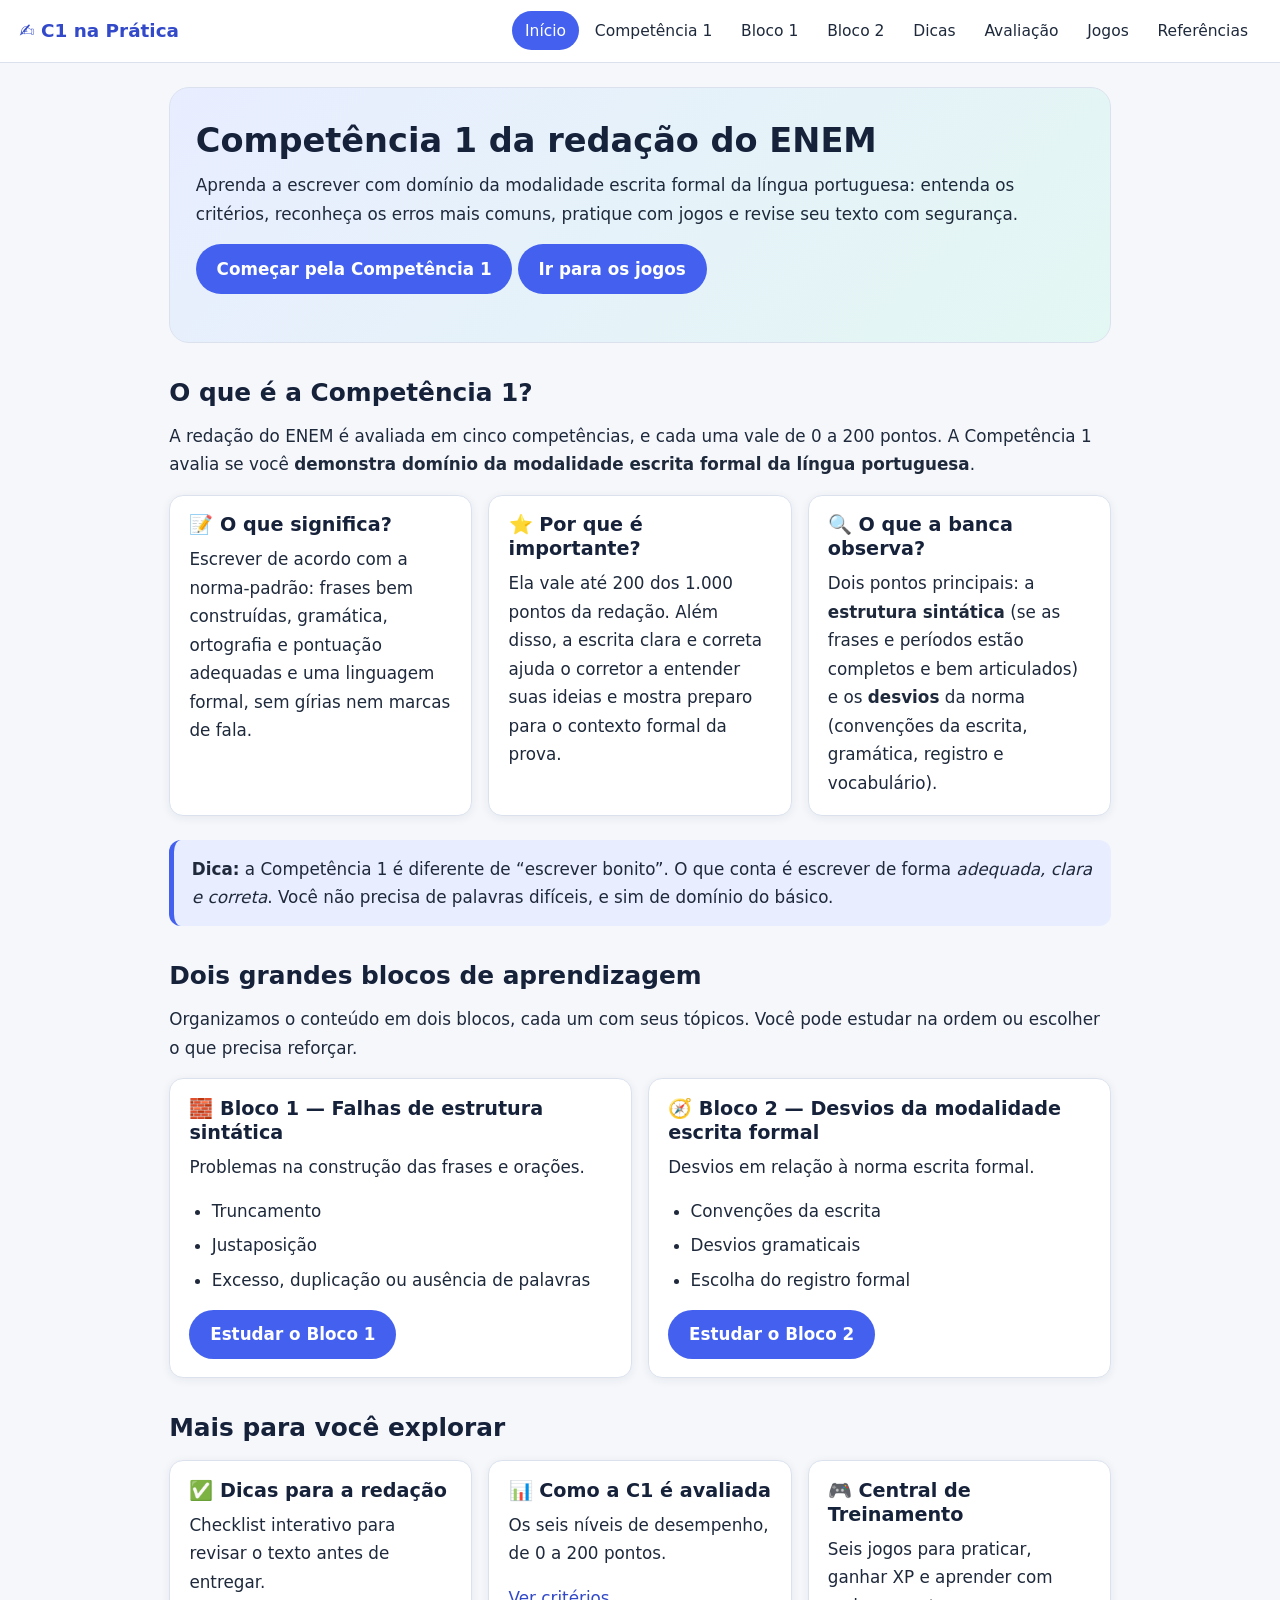
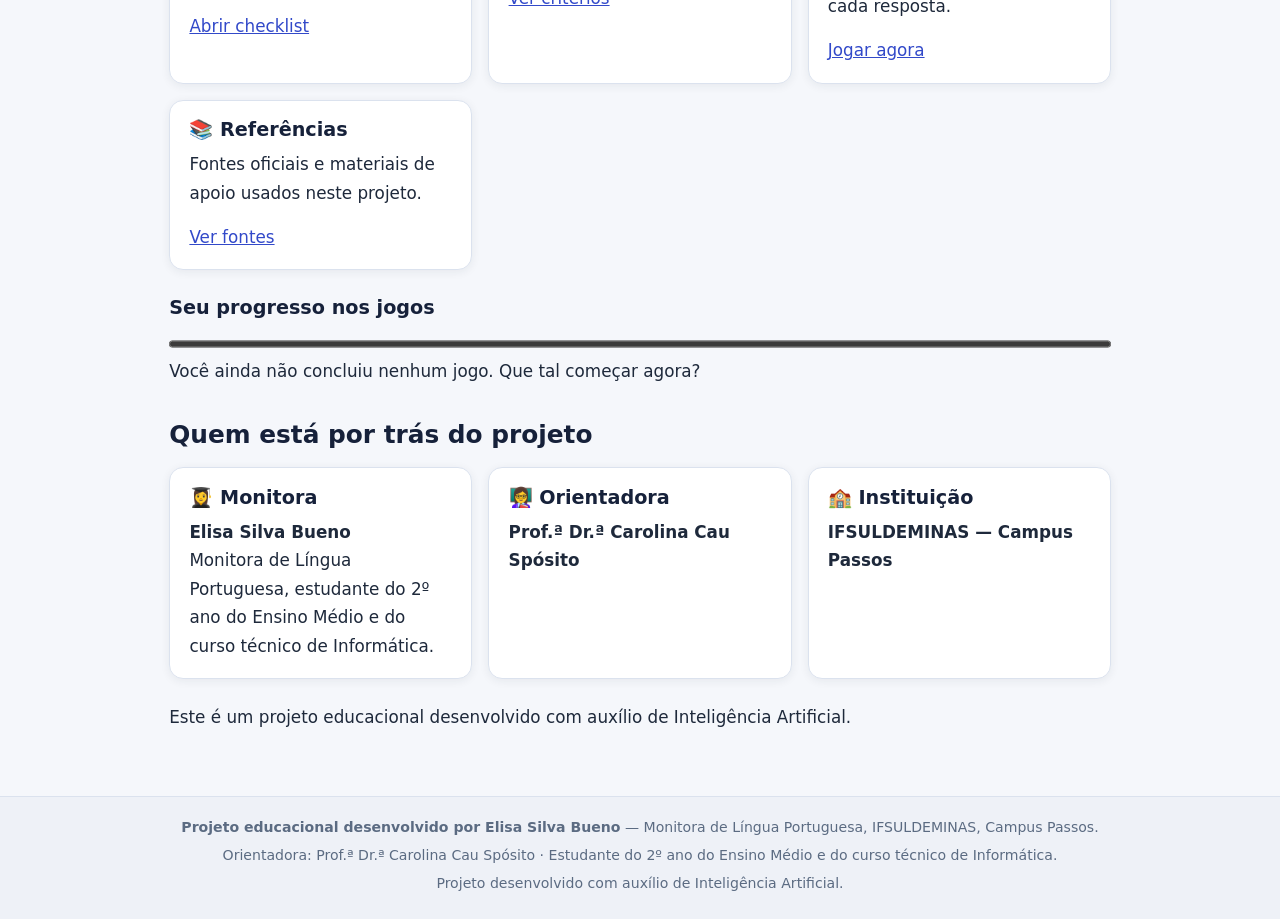
<file: index.html>
<!DOCTYPE html>
<!-- index.html — Página inicial do site (fica na pasta principal, fora de "paginas") -->
<html lang="pt-BR">
<head>
  <meta charset="UTF-8">
  <meta name="viewport" content="width=device-width, initial-scale=1">
  <title>C1 na Prática — Competência 1 da redação do ENEM</title>
  <meta name="description" content="Site educacional para aprender e praticar a Competência 1 da redação do ENEM: domínio da modalidade escrita formal da língua portuguesa.">
  <link rel="stylesheet" href="css/estilo.css">
</head>
<body>

  <!-- CABEÇALHO E MENU (igual em todas as páginas; aqui os caminhos não têm "../") -->
  <header>
    <a href="index.html">✍️ C1 na Prática</a>
    <button type="button" aria-expanded="false" aria-label="Abrir ou fechar o menu">☰ Menu</button>
    <nav aria-label="Menu principal">
      <a href="index.html" aria-current="page">Início</a>
      <a href="paginas/competencia1.html">Competência 1</a>
      <a href="paginas/estrutura-sintatica.html">Bloco 1</a>
      <a href="paginas/desvios.html">Bloco 2</a>
      <a href="paginas/dicas.html">Dicas</a>
      <a href="paginas/avaliacao.html">Avaliação</a>
      <a href="paginas/jogos.html">Jogos</a>
      <a href="paginas/referencias.html">Referências</a>
    </nav>
  </header>

  <main>

    <!-- Bloco de abertura -->
    <section class="destaque">
      <h1>Competência 1 da redação do ENEM</h1>
      <p>Aprenda a escrever com domínio da modalidade escrita formal da língua portuguesa: entenda os critérios, reconheça os erros mais comuns, pratique com jogos e revise seu texto com segurança.</p>
      <p>
        <a class="botao" href="paginas/competencia1.html">Começar pela Competência 1</a>
        <a class="botao" href="paginas/jogos.html">Ir para os jogos</a>
      </p>
    </section>

    <!-- O que é a Competência 1 -->
    <section>
      <h2>O que é a Competência 1?</h2>
      <p>A redação do ENEM é avaliada em cinco competências, e cada uma vale de 0 a 200 pontos. A Competência 1 avalia se você <strong>demonstra domínio da modalidade escrita formal da língua portuguesa</strong>.</p>

      <div class="grade">
        <article>
          <h3>📝 O que significa?</h3>
          <p>Escrever de acordo com a norma-padrão: frases bem construídas, gramática, ortografia e pontuação adequadas e uma linguagem formal, sem gírias nem marcas de fala.</p>
        </article>
        <article>
          <h3>⭐ Por que é importante?</h3>
          <p>Ela vale até 200 dos 1.000 pontos da redação. Além disso, a escrita clara e correta ajuda o corretor a entender suas ideias e mostra preparo para o contexto formal da prova.</p>
        </article>
        <article>
          <h3>🔍 O que a banca observa?</h3>
          <p>Dois pontos principais: a <strong>estrutura sintática</strong> (se as frases e períodos estão completos e bem articulados) e os <strong>desvios</strong> da norma (convenções da escrita, gramática, registro e vocabulário).</p>
        </article>
      </div>

      <aside>
        <p><strong>Dica:</strong> a Competência 1 é diferente de “escrever bonito”. O que conta é escrever de forma <em>adequada, clara e correta</em>. Você não precisa de palavras difíceis, e sim de domínio do básico.</p>
      </aside>
    </section>

    <!-- Os dois blocos -->
    <section>
      <h2>Dois grandes blocos de aprendizagem</h2>
      <p>Organizamos o conteúdo em dois blocos, cada um com seus tópicos. Você pode estudar na ordem ou escolher o que precisa reforçar.</p>

      <div class="grade">
        <article>
          <h3>🧱 Bloco 1 — Falhas de estrutura sintática</h3>
          <p>Problemas na construção das frases e orações.</p>
          <ul>
            <li>Truncamento</li>
            <li>Justaposição</li>
            <li>Excesso, duplicação ou ausência de palavras</li>
          </ul>
          <p><a class="botao" href="paginas/estrutura-sintatica.html">Estudar o Bloco 1</a></p>
        </article>
        <article>
          <h3>🧭 Bloco 2 — Desvios da modalidade escrita formal</h3>
          <p>Desvios em relação à norma escrita formal.</p>
          <ul>
            <li>Convenções da escrita</li>
            <li>Desvios gramaticais</li>
            <li>Escolha do registro formal</li>
          </ul>
          <p><a class="botao" href="paginas/desvios.html">Estudar o Bloco 2</a></p>
        </article>
      </div>
    </section>

    <!-- Atalhos -->
    <section>
      <h2>Mais para você explorar</h2>
      <div class="grade">
        <article>
          <h3>✅ Dicas para a redação</h3>
          <p>Checklist interativo para revisar o texto antes de entregar.</p>
          <p><a href="paginas/dicas.html">Abrir checklist</a></p>
        </article>
        <article>
          <h3>📊 Como a C1 é avaliada</h3>
          <p>Os seis níveis de desempenho, de 0 a 200 pontos.</p>
          <p><a href="paginas/avaliacao.html">Ver critérios</a></p>
        </article>
        <article>
          <h3>🎮 Central de Treinamento</h3>
          <p>Seis jogos para praticar, ganhar XP e aprender com cada resposta.</p>
          <p><a href="paginas/jogos.html">Jogar agora</a></p>
        </article>
        <article>
          <h3>📚 Referências</h3>
          <p>Fontes oficiais e materiais de apoio usados neste projeto.</p>
          <p><a href="paginas/referencias.html">Ver fontes</a></p>
        </article>
      </div>

      <!-- Progresso dos jogos: preenchido por principal.js (por isso os ids) -->
      <h3>Seu progresso nos jogos</h3>
      <progress id="progresso-geral" max="6" value="0">0 de 6</progress>
      <p id="texto-progresso">Você ainda não concluiu nenhum jogo. Que tal começar agora?</p>
    </section>

    <!-- Quem faz o projeto -->
    <section>
      <h2>Quem está por trás do projeto</h2>
      <div class="grade">
        <article>
          <h3>👩‍🎓 Monitora</h3>
          <p><strong>Elisa Silva Bueno</strong><br>Monitora de Língua Portuguesa, estudante do 2º ano do Ensino Médio e do curso técnico de Informática.</p>
        </article>
        <article>
          <h3>👩‍🏫 Orientadora</h3>
          <p><strong>Prof.ª Dr.ª Carolina Cau Spósito</strong></p>
        </article>
        <article>
          <h3>🏫 Instituição</h3>
          <p><strong>IFSULDEMINAS — Campus Passos</strong></p>
        </article>
      </div>
      <p>Este é um projeto educacional desenvolvido com auxílio de Inteligência Artificial.</p>
    </section>

  </main>

  <!-- RODAPÉ (igual em todas as páginas) -->
  <footer>
    <p><strong>Projeto educacional desenvolvido por Elisa Silva Bueno</strong> — Monitora de Língua Portuguesa, IFSULDEMINAS, Campus Passos.</p>
    <p>Orientadora: Prof.ª Dr.ª Carolina Cau Spósito · Estudante do 2º ano do Ensino Médio e do curso técnico de Informática.</p>
    <p>Projeto desenvolvido com auxílio de Inteligência Artificial.</p>
  </footer>

  <script src="js/principal.js"></script>
</body>
</html>
</file>
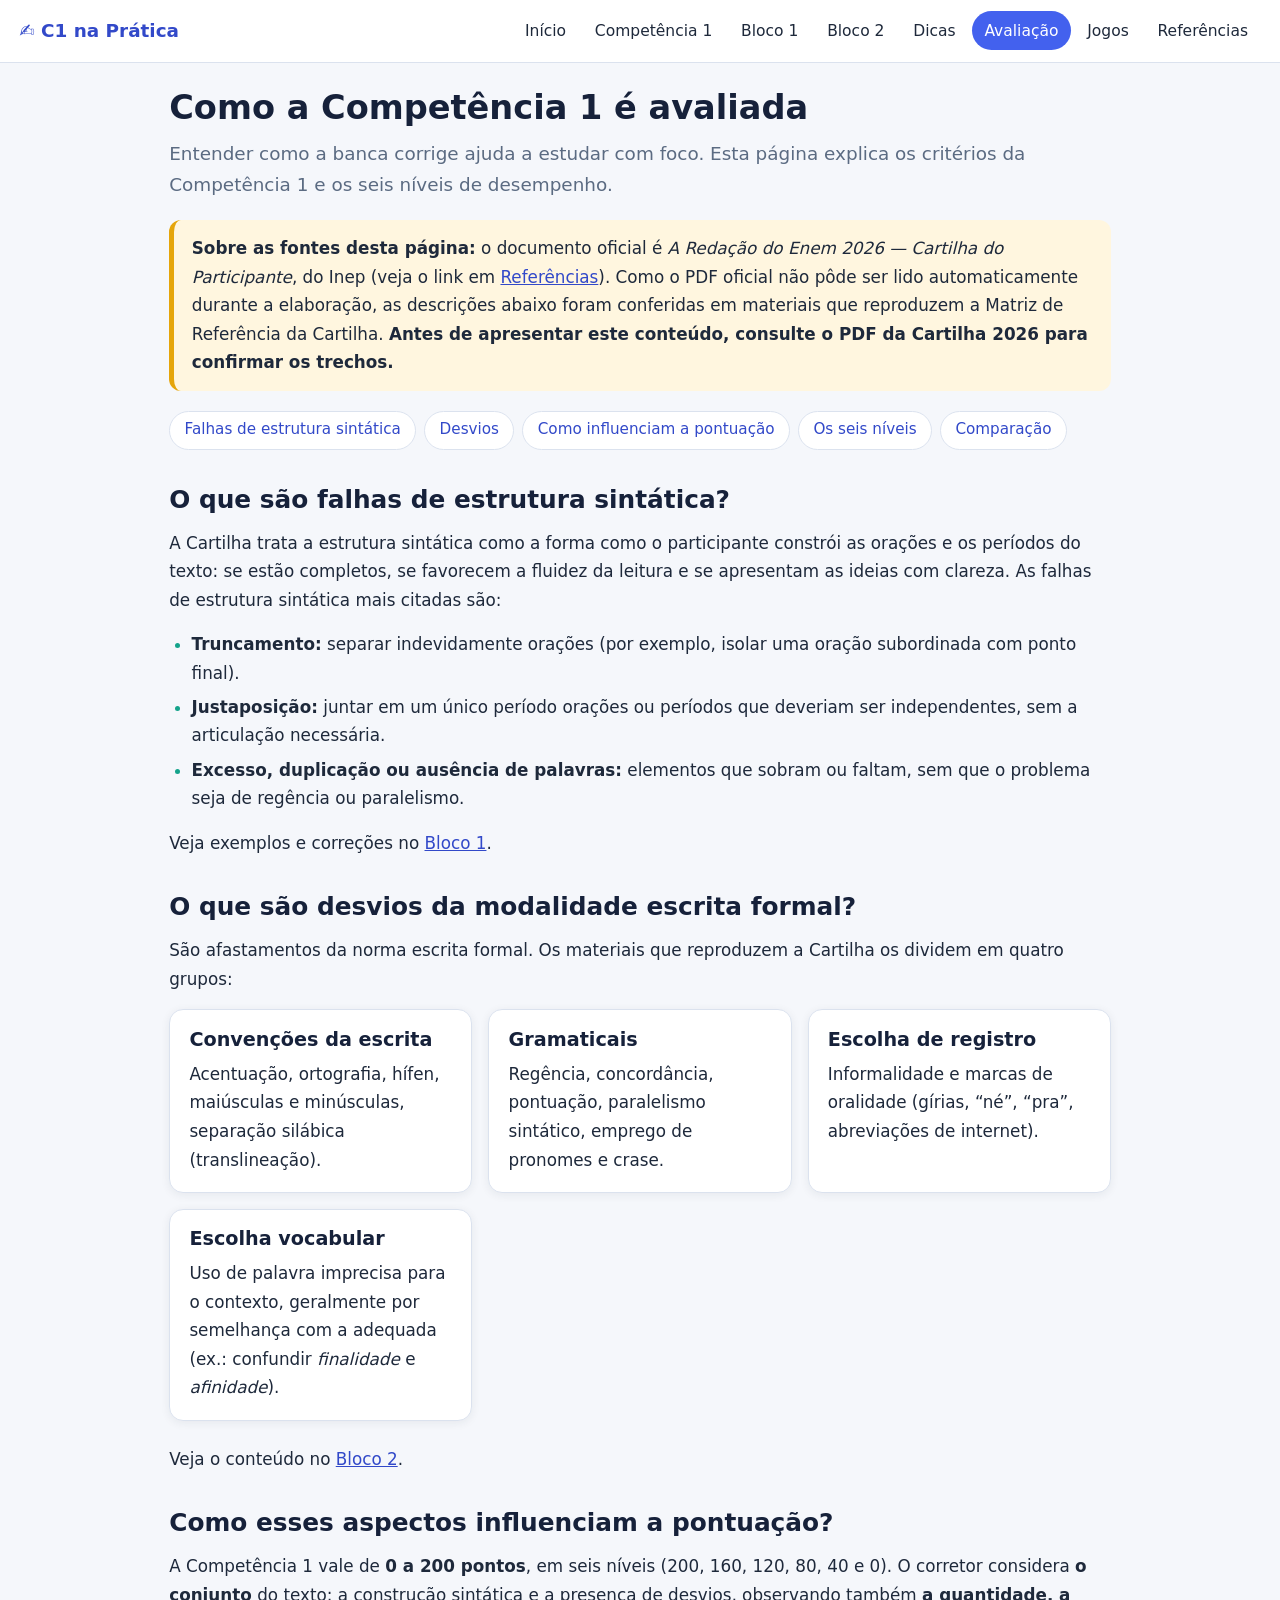
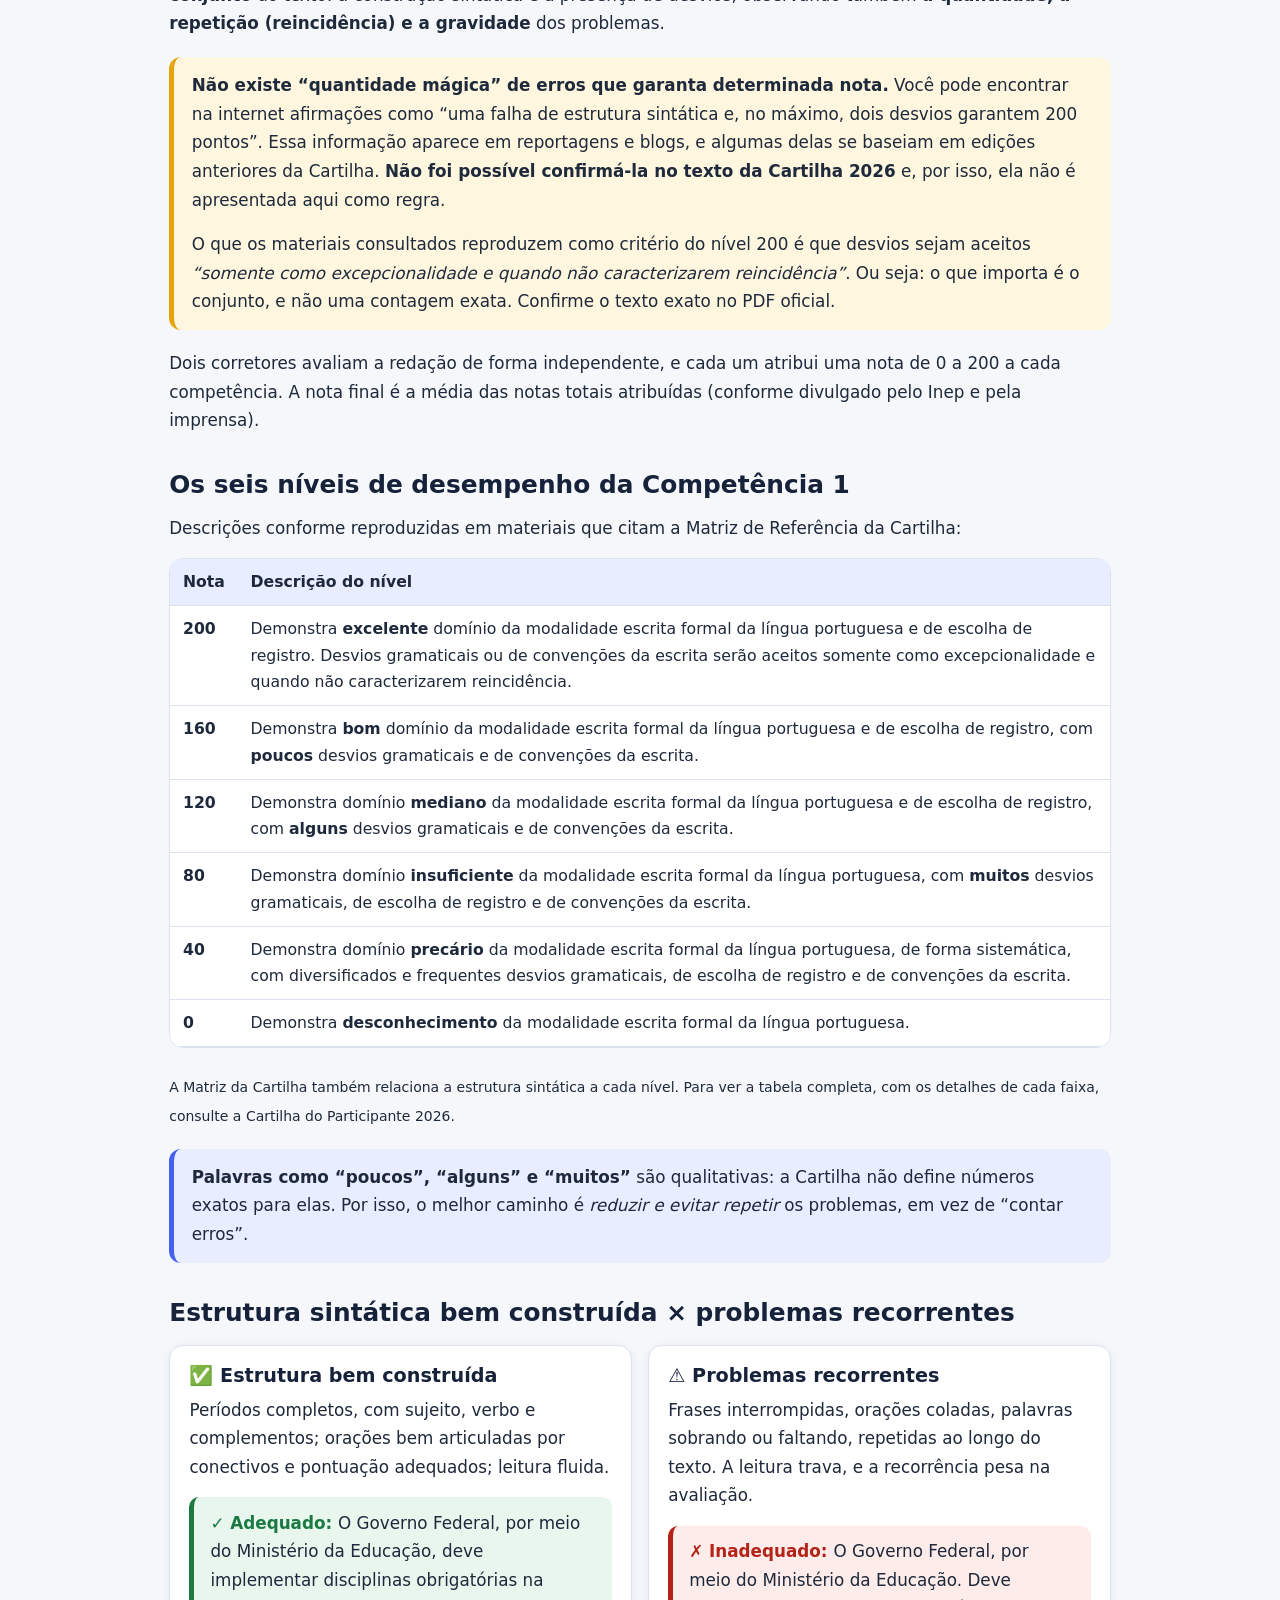
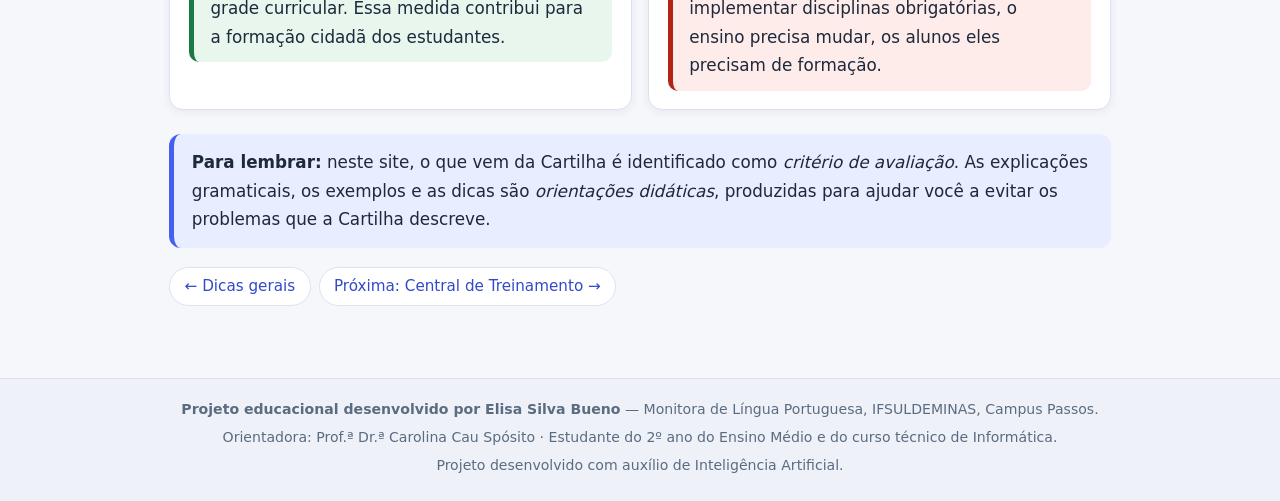
<file: paginas/avaliacao.html>
<!DOCTYPE html>
<!-- avaliacao.html — Como a Competência 1 é avaliada no ENEM -->
<html lang="pt-BR">
<head>
  <meta charset="UTF-8">
  <meta name="viewport" content="width=device-width, initial-scale=1">
  <title>Como a Competência 1 é avaliada — C1 na Prática</title>
  <link rel="stylesheet" href="../css/estilo.css">
</head>
<body>

  <header>
    <a href="../index.html">✍️ C1 na Prática</a>
    <button type="button" aria-expanded="false" aria-label="Abrir ou fechar o menu">☰ Menu</button>
    <nav aria-label="Menu principal">
      <a href="../index.html">Início</a>
      <a href="competencia1.html">Competência 1</a>
      <a href="estrutura-sintatica.html">Bloco 1</a>
      <a href="desvios.html">Bloco 2</a>
      <a href="dicas.html">Dicas</a>
      <a href="avaliacao.html" aria-current="page">Avaliação</a>
      <a href="jogos.html">Jogos</a>
      <a href="referencias.html">Referências</a>
    </nav>
  </header>

  <main>
    <h1>Como a Competência 1 é avaliada</h1>
    <p>Entender como a banca corrige ajuda a estudar com foco. Esta página explica os critérios da Competência 1 e os seis níveis de desempenho.</p>

    <aside class="atencao">
      <p><strong>Sobre as fontes desta página:</strong> o documento oficial é <em>A Redação do Enem 2026 — Cartilha do Participante</em>, do Inep (veja o link em <a href="referencias.html">Referências</a>). Como o PDF oficial não pôde ser lido automaticamente durante a elaboração, as descrições abaixo foram conferidas em materiais que reproduzem a Matriz de Referência da Cartilha. <strong>Antes de apresentar este conteúdo, consulte o PDF da Cartilha 2026 para confirmar os trechos.</strong></p>
    </aside>

    <nav aria-label="Índice da página">
      <a href="#falhas">Falhas de estrutura sintática</a>
      <a href="#desvios">Desvios</a>
      <a href="#pontuacao">Como influenciam a pontuação</a>
      <a href="#niveis">Os seis níveis</a>
      <a href="#comparacao">Comparação</a>
    </nav>

    <section id="falhas">
      <h2>O que são falhas de estrutura sintática?</h2>
      <p>A Cartilha trata a estrutura sintática como a forma como o participante constrói as orações e os períodos do texto: se estão completos, se favorecem a fluidez da leitura e se apresentam as ideias com clareza. As falhas de estrutura sintática mais citadas são:</p>
      <ul>
        <li><strong>Truncamento:</strong> separar indevidamente orações (por exemplo, isolar uma oração subordinada com ponto final).</li>
        <li><strong>Justaposição:</strong> juntar em um único período orações ou períodos que deveriam ser independentes, sem a articulação necessária.</li>
        <li><strong>Excesso, duplicação ou ausência de palavras:</strong> elementos que sobram ou faltam, sem que o problema seja de regência ou paralelismo.</li>
      </ul>
      <p>Veja exemplos e correções no <a href="estrutura-sintatica.html">Bloco 1</a>.</p>
    </section>

    <section id="desvios">
      <h2>O que são desvios da modalidade escrita formal?</h2>
      <p>São afastamentos da norma escrita formal. Os materiais que reproduzem a Cartilha os dividem em quatro grupos:</p>
      <div class="grade">
        <article>
          <h3>Convenções da escrita</h3>
          <p>Acentuação, ortografia, hífen, maiúsculas e minúsculas, separação silábica (translineação).</p>
        </article>
        <article>
          <h3>Gramaticais</h3>
          <p>Regência, concordância, pontuação, paralelismo sintático, emprego de pronomes e crase.</p>
        </article>
        <article>
          <h3>Escolha de registro</h3>
          <p>Informalidade e marcas de oralidade (gírias, “né”, “pra”, abreviações de internet).</p>
        </article>
        <article>
          <h3>Escolha vocabular</h3>
          <p>Uso de palavra imprecisa para o contexto, geralmente por semelhança com a adequada (ex.: confundir <em>finalidade</em> e <em>afinidade</em>).</p>
        </article>
      </div>
      <p>Veja o conteúdo no <a href="desvios.html">Bloco 2</a>.</p>
    </section>

    <section id="pontuacao">
      <h2>Como esses aspectos influenciam a pontuação?</h2>
      <p>A Competência 1 vale de <strong>0 a 200 pontos</strong>, em seis níveis (200, 160, 120, 80, 40 e 0). O corretor considera <strong>o conjunto</strong> do texto: a construção sintática e a presença de desvios, observando também <strong>a quantidade, a repetição (reincidência) e a gravidade</strong> dos problemas.</p>

      <aside class="atencao">
        <p><strong>Não existe “quantidade mágica” de erros que garanta determinada nota.</strong> Você pode encontrar na internet afirmações como “uma falha de estrutura sintática e, no máximo, dois desvios garantem 200 pontos”. Essa informação aparece em reportagens e blogs, e algumas delas se baseiam em edições anteriores da Cartilha. <strong>Não foi possível confirmá-la no texto da Cartilha 2026</strong> e, por isso, ela não é apresentada aqui como regra.</p>
        <p>O que os materiais consultados reproduzem como critério do nível 200 é que desvios sejam aceitos <em>“somente como excepcionalidade e quando não caracterizarem reincidência”</em>. Ou seja: o que importa é o conjunto, e não uma contagem exata. Confirme o texto exato no PDF oficial.</p>
      </aside>

      <p>Dois corretores avaliam a redação de forma independente, e cada um atribui uma nota de 0 a 200 a cada competência. A nota final é a média das notas totais atribuídas (conforme divulgado pelo Inep e pela imprensa).</p>
    </section>

    <section id="niveis">
      <h2>Os seis níveis de desempenho da Competência 1</h2>
      <p>Descrições conforme reproduzidas em materiais que citam a Matriz de Referência da Cartilha:</p>
      <div class="tabela">
        <table>
          <thead><tr><th>Nota</th><th>Descrição do nível</th></tr></thead>
          <tbody>
            <tr><td><strong>200</strong></td><td>Demonstra <strong>excelente</strong> domínio da modalidade escrita formal da língua portuguesa e de escolha de registro. Desvios gramaticais ou de convenções da escrita serão aceitos somente como excepcionalidade e quando não caracterizarem reincidência.</td></tr>
            <tr><td><strong>160</strong></td><td>Demonstra <strong>bom</strong> domínio da modalidade escrita formal da língua portuguesa e de escolha de registro, com <strong>poucos</strong> desvios gramaticais e de convenções da escrita.</td></tr>
            <tr><td><strong>120</strong></td><td>Demonstra domínio <strong>mediano</strong> da modalidade escrita formal da língua portuguesa e de escolha de registro, com <strong>alguns</strong> desvios gramaticais e de convenções da escrita.</td></tr>
            <tr><td><strong>80</strong></td><td>Demonstra domínio <strong>insuficiente</strong> da modalidade escrita formal da língua portuguesa, com <strong>muitos</strong> desvios gramaticais, de escolha de registro e de convenções da escrita.</td></tr>
            <tr><td><strong>40</strong></td><td>Demonstra domínio <strong>precário</strong> da modalidade escrita formal da língua portuguesa, de forma sistemática, com diversificados e frequentes desvios gramaticais, de escolha de registro e de convenções da escrita.</td></tr>
            <tr><td><strong>0</strong></td><td>Demonstra <strong>desconhecimento</strong> da modalidade escrita formal da língua portuguesa.</td></tr>
          </tbody>
        </table>
      </div>
      <p><small>A Matriz da Cartilha também relaciona a estrutura sintática a cada nível. Para ver a tabela completa, com os detalhes de cada faixa, consulte a Cartilha do Participante 2026.</small></p>

      <aside>
        <p><strong>Palavras como “poucos”, “alguns” e “muitos”</strong> são qualitativas: a Cartilha não define números exatos para elas. Por isso, o melhor caminho é <em>reduzir e evitar repetir</em> os problemas, em vez de “contar erros”.</p>
      </aside>
    </section>

    <section id="comparacao">
      <h2>Estrutura sintática bem construída × problemas recorrentes</h2>
      <div class="grade">
        <article>
          <h3>✅ Estrutura bem construída</h3>
          <p>Períodos completos, com sujeito, verbo e complementos; orações bem articuladas por conectivos e pontuação adequados; leitura fluida.</p>
          <p class="certo">O Governo Federal, por meio do Ministério da Educação, deve implementar disciplinas obrigatórias na grade curricular. Essa medida contribui para a formação cidadã dos estudantes.</p>
        </article>
        <article>
          <h3>⚠️ Problemas recorrentes</h3>
          <p>Frases interrompidas, orações coladas, palavras sobrando ou faltando, repetidas ao longo do texto. A leitura trava, e a recorrência pesa na avaliação.</p>
          <p class="errado">O Governo Federal, por meio do Ministério da Educação. Deve implementar disciplinas obrigatórias, o ensino precisa mudar, os alunos eles precisam de formação.</p>
        </article>
      </div>
    </section>

    <aside>
      <p><strong>Para lembrar:</strong> neste site, o que vem da Cartilha é identificado como <em>critério de avaliação</em>. As explicações gramaticais, os exemplos e as dicas são <em>orientações didáticas</em>, produzidas para ajudar você a evitar os problemas que a Cartilha descreve.</p>
    </aside>

    <nav aria-label="Navegação entre páginas">
      <a href="dicas.html">← Dicas gerais</a>
      <a href="jogos.html">Próxima: Central de Treinamento →</a>
    </nav>
  </main>

  <footer>
    <p><strong>Projeto educacional desenvolvido por Elisa Silva Bueno</strong> — Monitora de Língua Portuguesa, IFSULDEMINAS, Campus Passos.</p>
    <p>Orientadora: Prof.ª Dr.ª Carolina Cau Spósito · Estudante do 2º ano do Ensino Médio e do curso técnico de Informática.</p>
    <p>Projeto desenvolvido com auxílio de Inteligência Artificial.</p>
  </footer>

  <script src="../js/principal.js"></script>
</body>
</html>
</file>
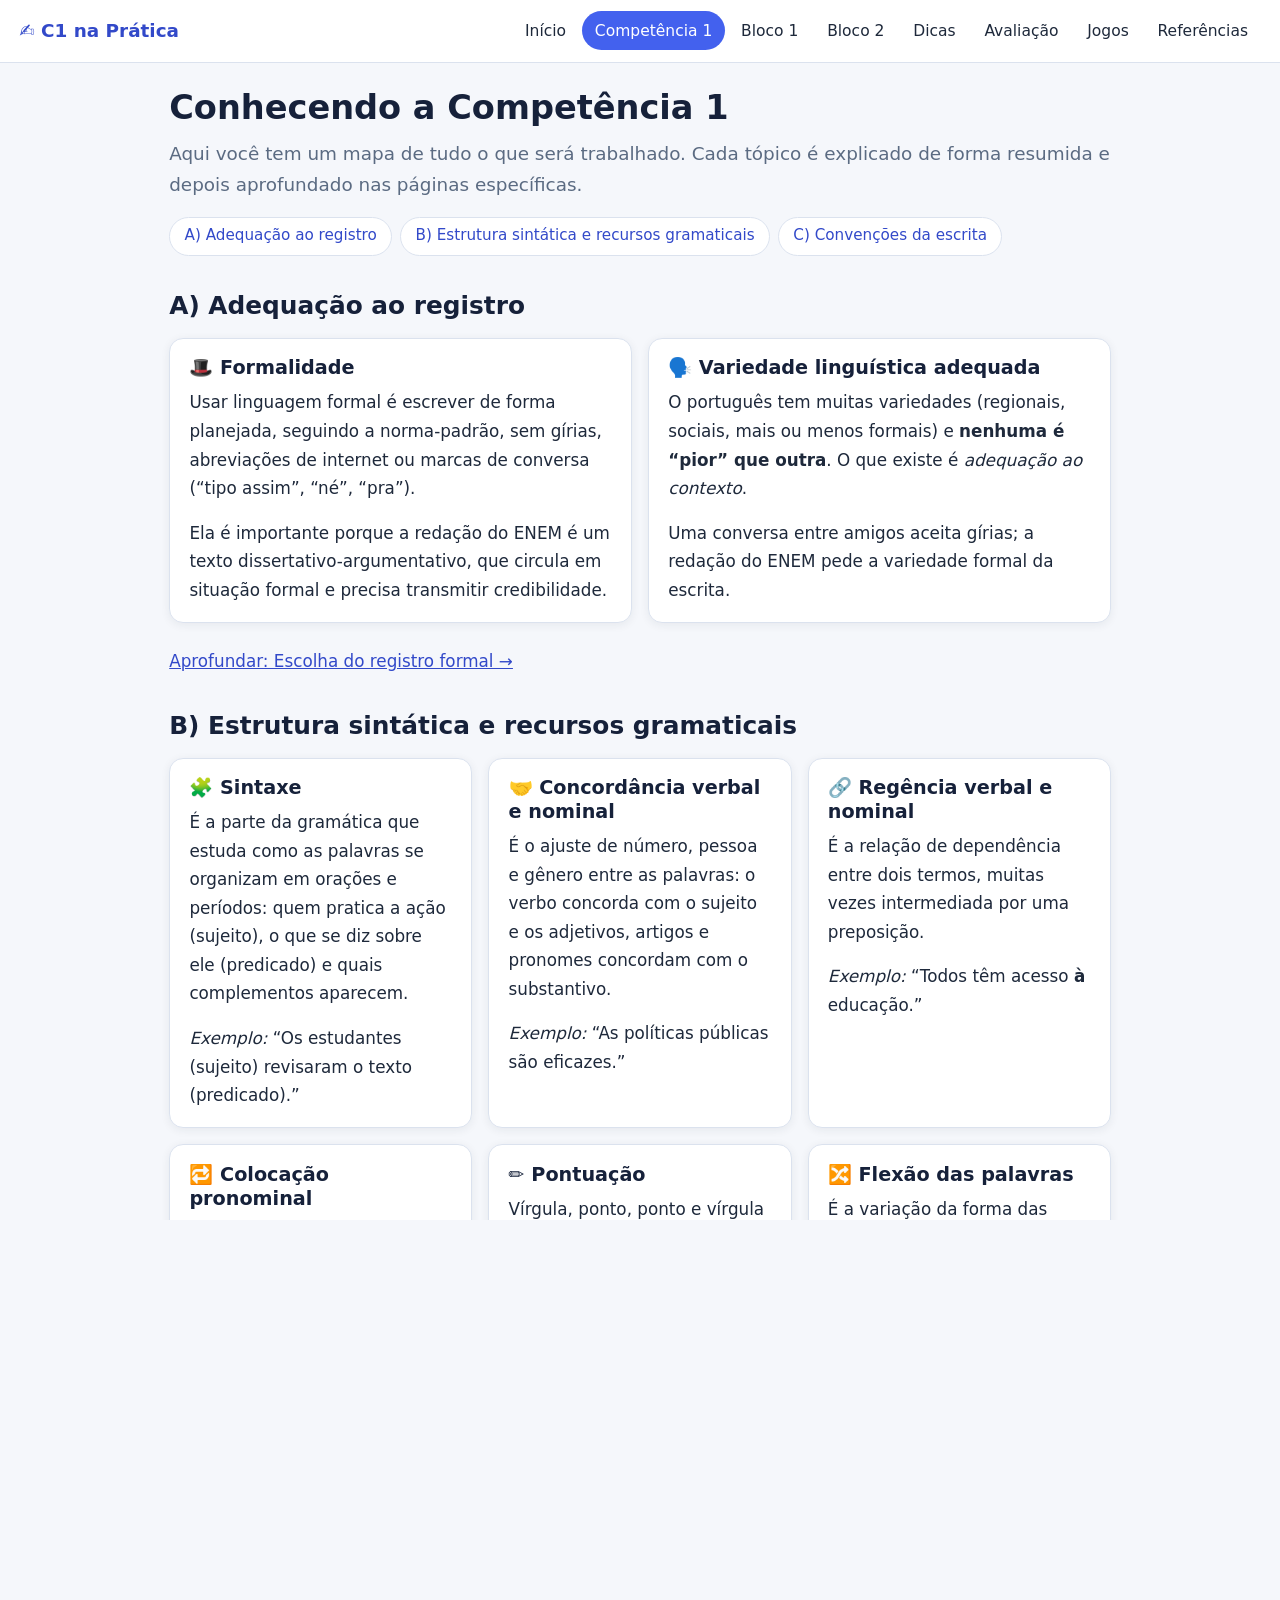
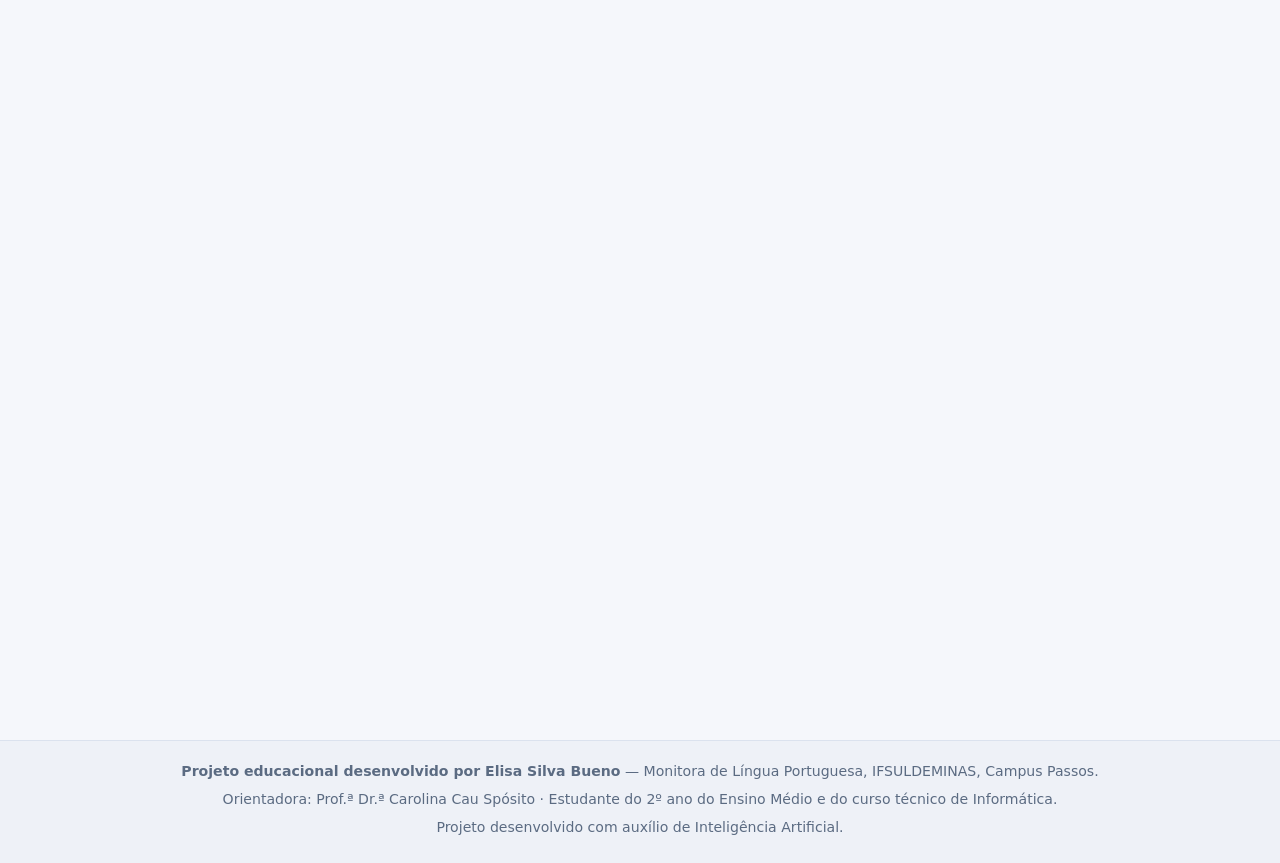
<file: paginas/competencia1.html>
<!DOCTYPE html>
<!-- competencia1.html — Visão geral dos aspectos trabalhados na Competência 1 -->
<html lang="pt-BR">
<head>
  <meta charset="UTF-8">
  <meta name="viewport" content="width=device-width, initial-scale=1">
  <title>Conhecendo a Competência 1 — C1 na Prática</title>
  <link rel="stylesheet" href="../css/estilo.css">
</head>
<body>

  <header>
    <a href="../index.html">✍️ C1 na Prática</a>
    <button type="button" aria-expanded="false" aria-label="Abrir ou fechar o menu">☰ Menu</button>
    <nav aria-label="Menu principal">
      <a href="../index.html">Início</a>
      <a href="competencia1.html" aria-current="page">Competência 1</a>
      <a href="estrutura-sintatica.html">Bloco 1</a>
      <a href="desvios.html">Bloco 2</a>
      <a href="dicas.html">Dicas</a>
      <a href="avaliacao.html">Avaliação</a>
      <a href="jogos.html">Jogos</a>
      <a href="referencias.html">Referências</a>
    </nav>
  </header>

  <main>
    <h1>Conhecendo a Competência 1</h1>
    <p>Aqui você tem um mapa de tudo o que será trabalhado. Cada tópico é explicado de forma resumida e depois aprofundado nas páginas específicas.</p>

    <nav aria-label="Índice da página">
      <a href="#registro">A) Adequação ao registro</a>
      <a href="#estrutura">B) Estrutura sintática e recursos gramaticais</a>
      <a href="#convencoes">C) Convenções da escrita</a>
    </nav>

    <!-- ===== A) REGISTRO ===== -->
    <section id="registro">
      <h2>A) Adequação ao registro</h2>

      <div class="grade">
        <article>
          <h3>🎩 Formalidade</h3>
          <p>Usar linguagem formal é escrever de forma planejada, seguindo a norma-padrão, sem gírias, abreviações de internet ou marcas de conversa (“tipo assim”, “né”, “pra”).</p>
          <p>Ela é importante porque a redação do ENEM é um texto dissertativo-argumentativo, que circula em situação formal e precisa transmitir credibilidade.</p>
        </article>
        <article>
          <h3>🗣️ Variedade linguística adequada</h3>
          <p>O português tem muitas variedades (regionais, sociais, mais ou menos formais) e <strong>nenhuma é “pior” que outra</strong>. O que existe é <em>adequação ao contexto</em>.</p>
          <p>Uma conversa entre amigos aceita gírias; a redação do ENEM pede a variedade formal da escrita.</p>
        </article>
      </div>

      <p><a href="registro-formal.html">Aprofundar: Escolha do registro formal →</a></p>
    </section>

    <!-- ===== B) ESTRUTURA SINTÁTICA ===== -->
    <section id="estrutura">
      <h2>B) Estrutura sintática e recursos gramaticais</h2>

      <div class="grade">
        <article>
          <h3>🧩 Sintaxe</h3>
          <p>É a parte da gramática que estuda como as palavras se organizam em orações e períodos: quem pratica a ação (sujeito), o que se diz sobre ele (predicado) e quais complementos aparecem.</p>
          <p><em>Exemplo:</em> “Os estudantes (sujeito) revisaram o texto (predicado).”</p>
        </article>
        <article>
          <h3>🤝 Concordância verbal e nominal</h3>
          <p>É o ajuste de número, pessoa e gênero entre as palavras: o verbo concorda com o sujeito e os adjetivos, artigos e pronomes concordam com o substantivo.</p>
          <p><em>Exemplo:</em> “As políticas públicas são eficazes.”</p>
        </article>
        <article>
          <h3>🔗 Regência verbal e nominal</h3>
          <p>É a relação de dependência entre dois termos, muitas vezes intermediada por uma preposição.</p>
          <p><em>Exemplo:</em> “Todos têm acesso <strong>à</strong> educação.”</p>
        </article>
        <article>
          <h3>🔁 Colocação pronominal</h3>
          <p>É a posição do pronome oblíquo átono (me, te, se, o, a, lhe...) em relação ao verbo.</p>
          <p><em>Exemplo:</em> “Entregaram-me o texto.” (e não “Me entregaram” no início da frase).</p>
        </article>
        <article>
          <h3>✏️ Pontuação</h3>
          <p>Vírgula, ponto, ponto e vírgula e dois-pontos organizam as ideias e evitam, por exemplo, o truncamento e a justaposição.</p>
        </article>
        <article>
          <h3>🔀 Flexão das palavras</h3>
          <p>É a variação da forma das palavras: gênero, número, grau, pessoa, tempo e modo.</p>
          <p><em>Exemplos:</em> cidadão → cidadãos; ele tem → eles <strong>têm</strong>; ele vem → eles <strong>vêm</strong>.</p>
        </article>
      </div>

      <p>
        <a href="estrutura-sintatica.html">Aprofundar: Bloco 1 — Estrutura sintática →</a><br>
        <a href="gramatica.html">Aprofundar: Desvios gramaticais →</a>
      </p>
    </section>

    <!-- ===== C) CONVENÇÕES DA ESCRITA ===== -->
    <section id="convencoes">
      <h2>C) Convenções da escrita</h2>

      <div class="grade">
        <article>
          <h3>🔤 Ortografia</h3>
          <p>É a forma convencional de escrever cada palavra. Exemplo: “exceção” (e não “excessão”).</p>
        </article>
        <article>
          <h3>´ Acentuação</h3>
          <p>Uso dos acentos gráficos de acordo com a sílaba tônica e com as regras. Exemplo: “política”, “saúde”, “também”.</p>
        </article>
        <article>
          <h3>🔠 Maiúsculas e minúsculas</h3>
          <p>Define quando usar letra inicial maiúscula: início de período, nomes próprios, eventos históricos, entre outros.</p>
        </article>
        <article>
          <h3>➖ Hífen</h3>
          <p>Regras sobre quando unir elementos com hífen. Exemplo: “micro-ondas”, mas “autoestima”.</p>
        </article>
        <article>
          <h3>✂️ Separação silábica e translineação</h3>
          <p>Como dividir as palavras em sílabas e como quebrá-las no fim da linha, com hífen.</p>
        </article>
      </div>

      <p><a href="convencoes-escrita.html">Aprofundar: Convenções da escrita →</a></p>
    </section>

    <aside>
      <p><strong>Para lembrar:</strong> você não precisa decorar nomenclaturas gramaticais. O objetivo é reconhecer os problemas, entender por que eles prejudicam o texto e saber corrigi-los.</p>
    </aside>

    <nav aria-label="Navegação entre páginas">
      <a href="../index.html">← Início</a>
      <a href="estrutura-sintatica.html">Próxima: Bloco 1 →</a>
    </nav>
  </main>

  <footer>
    <p><strong>Projeto educacional desenvolvido por Elisa Silva Bueno</strong> — Monitora de Língua Portuguesa, IFSULDEMINAS, Campus Passos.</p>
    <p>Orientadora: Prof.ª Dr.ª Carolina Cau Spósito · Estudante do 2º ano do Ensino Médio e do curso técnico de Informática.</p>
    <p>Projeto desenvolvido com auxílio de Inteligência Artificial.</p>
  </footer>

  <script src="../js/principal.js"></script>
</body>
</html>
</file>
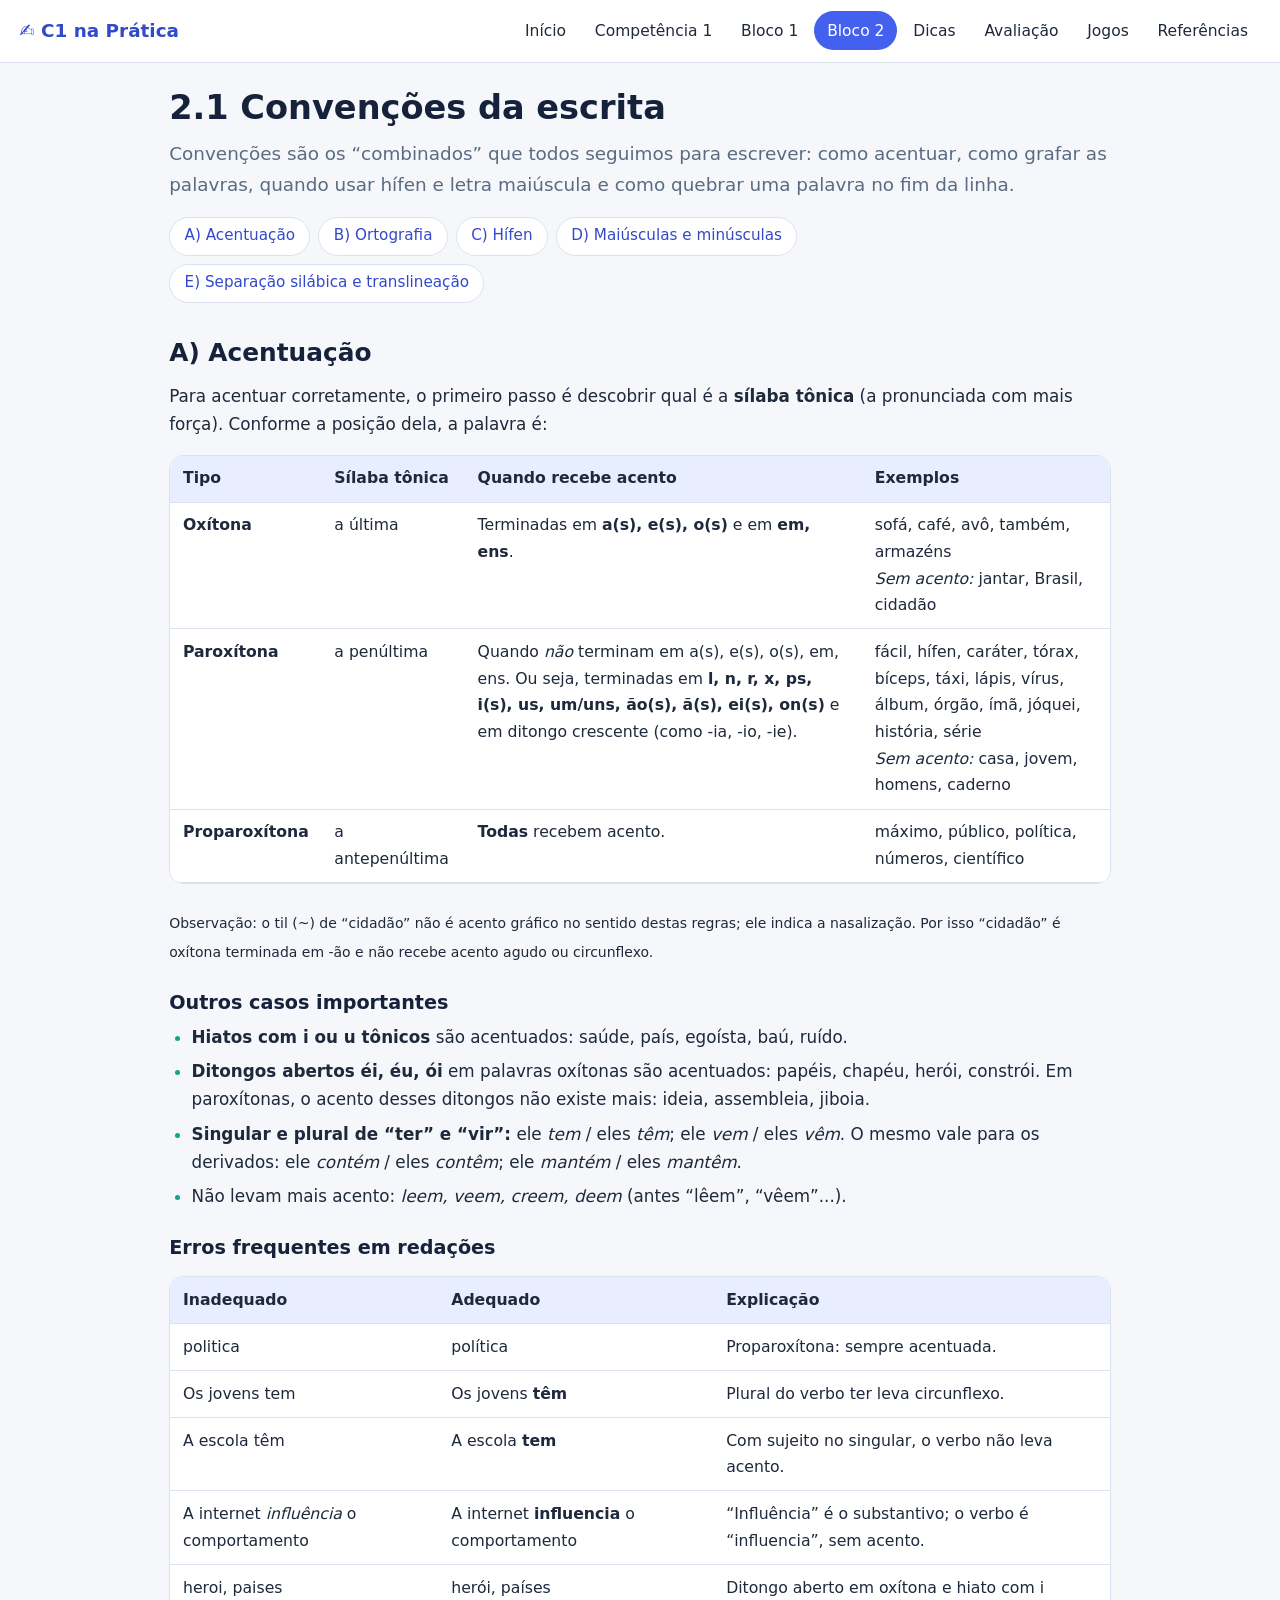
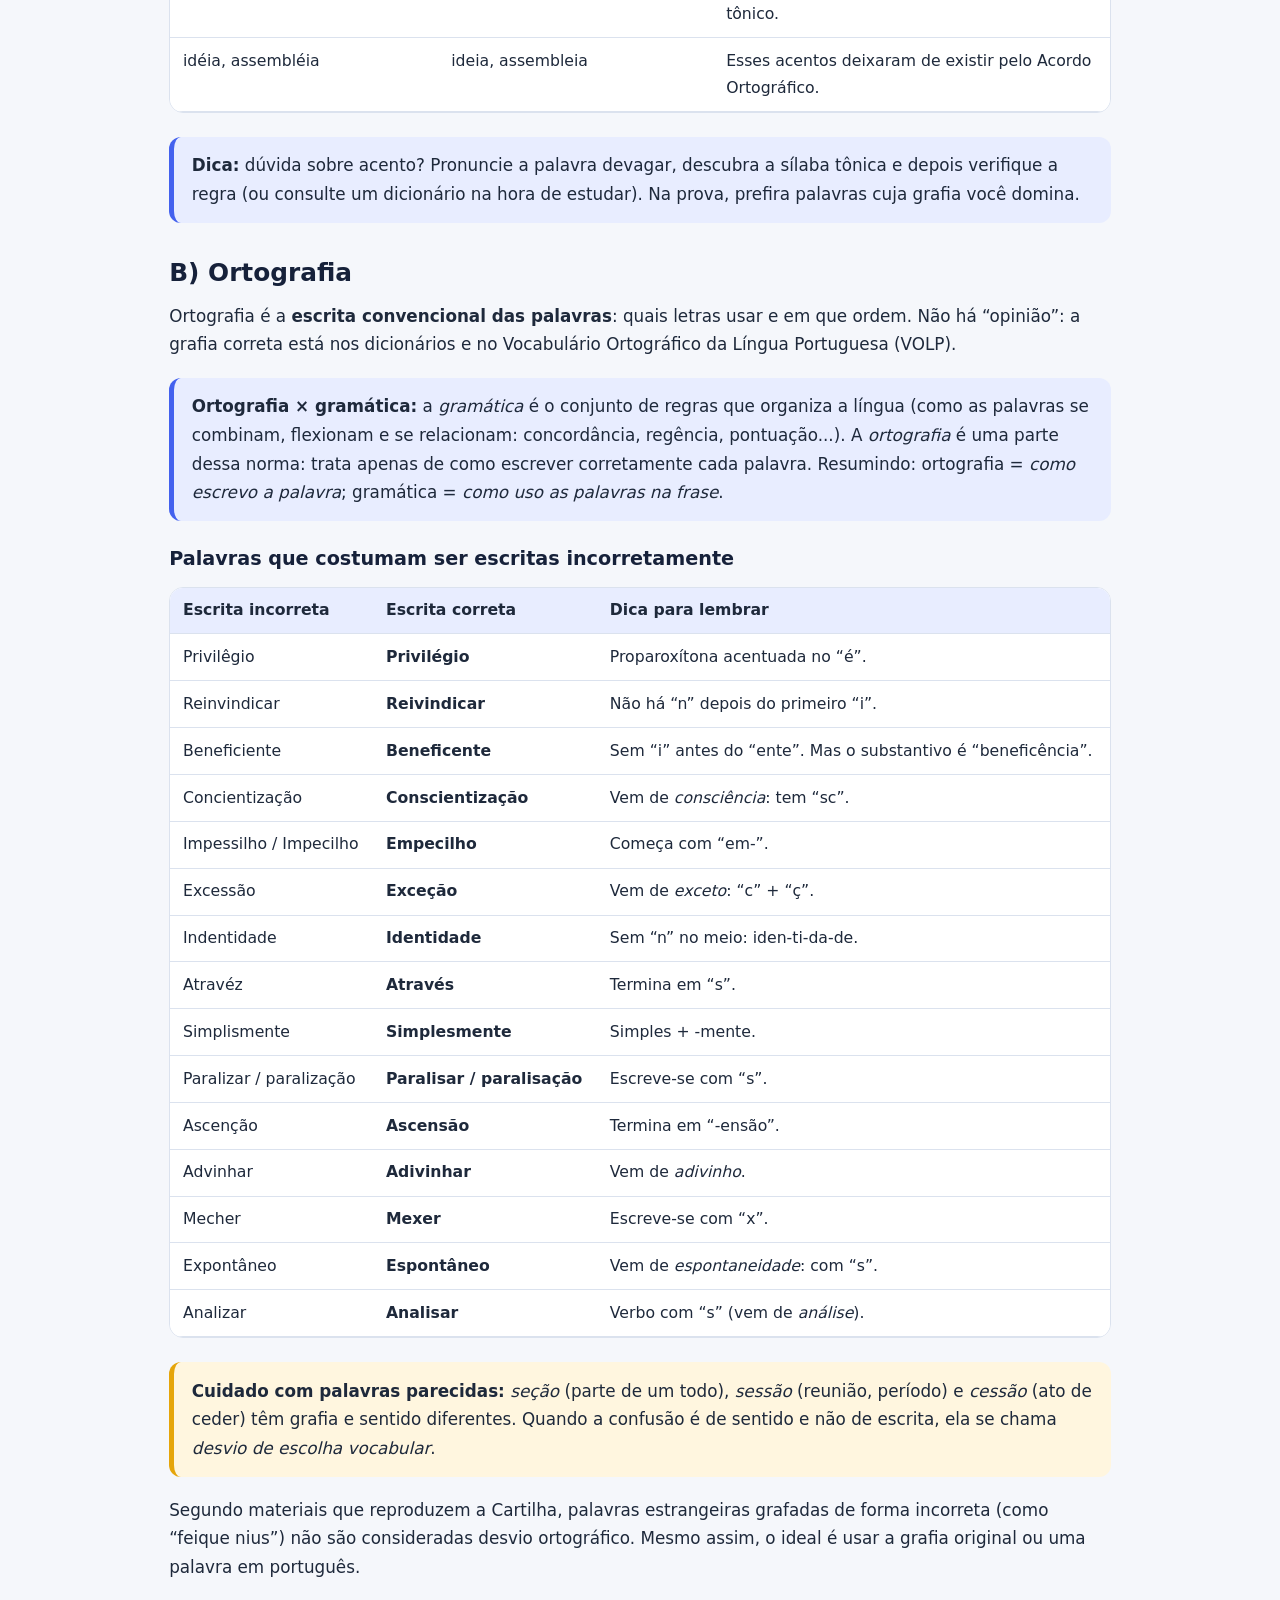
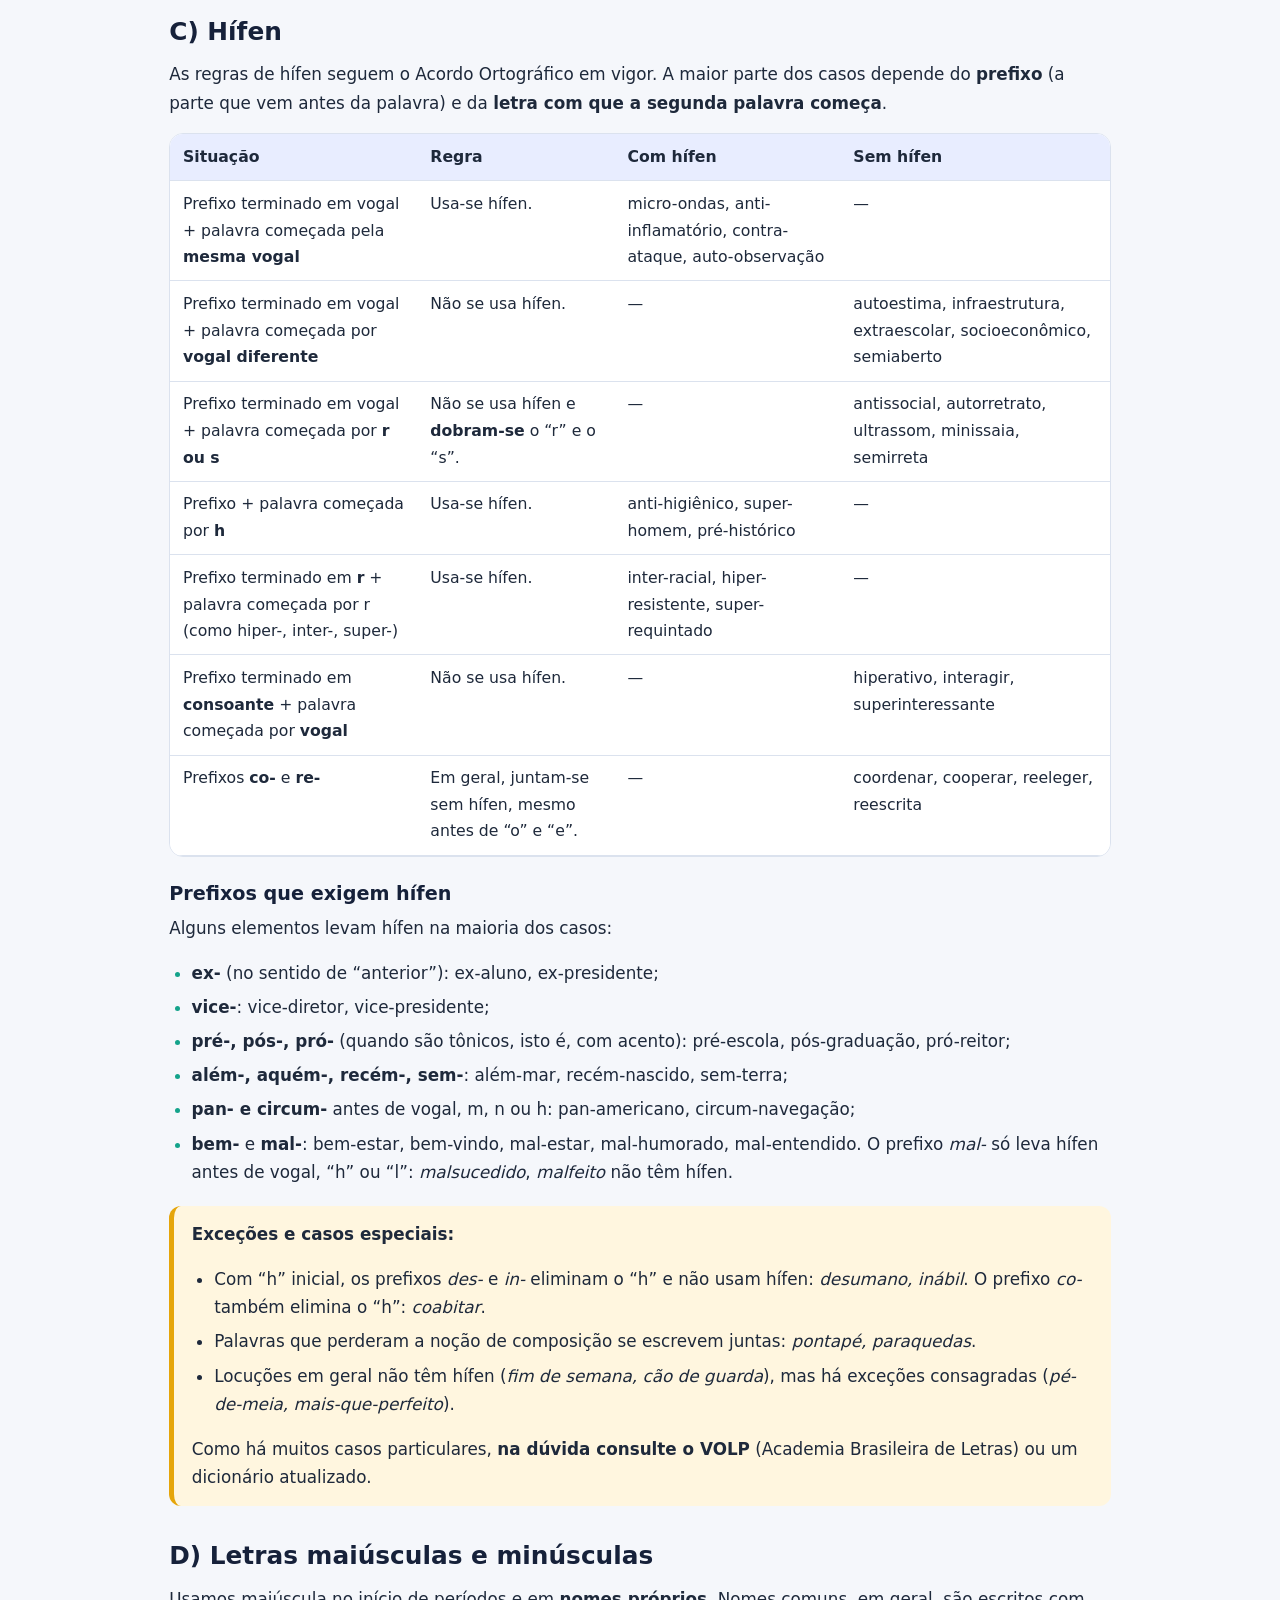
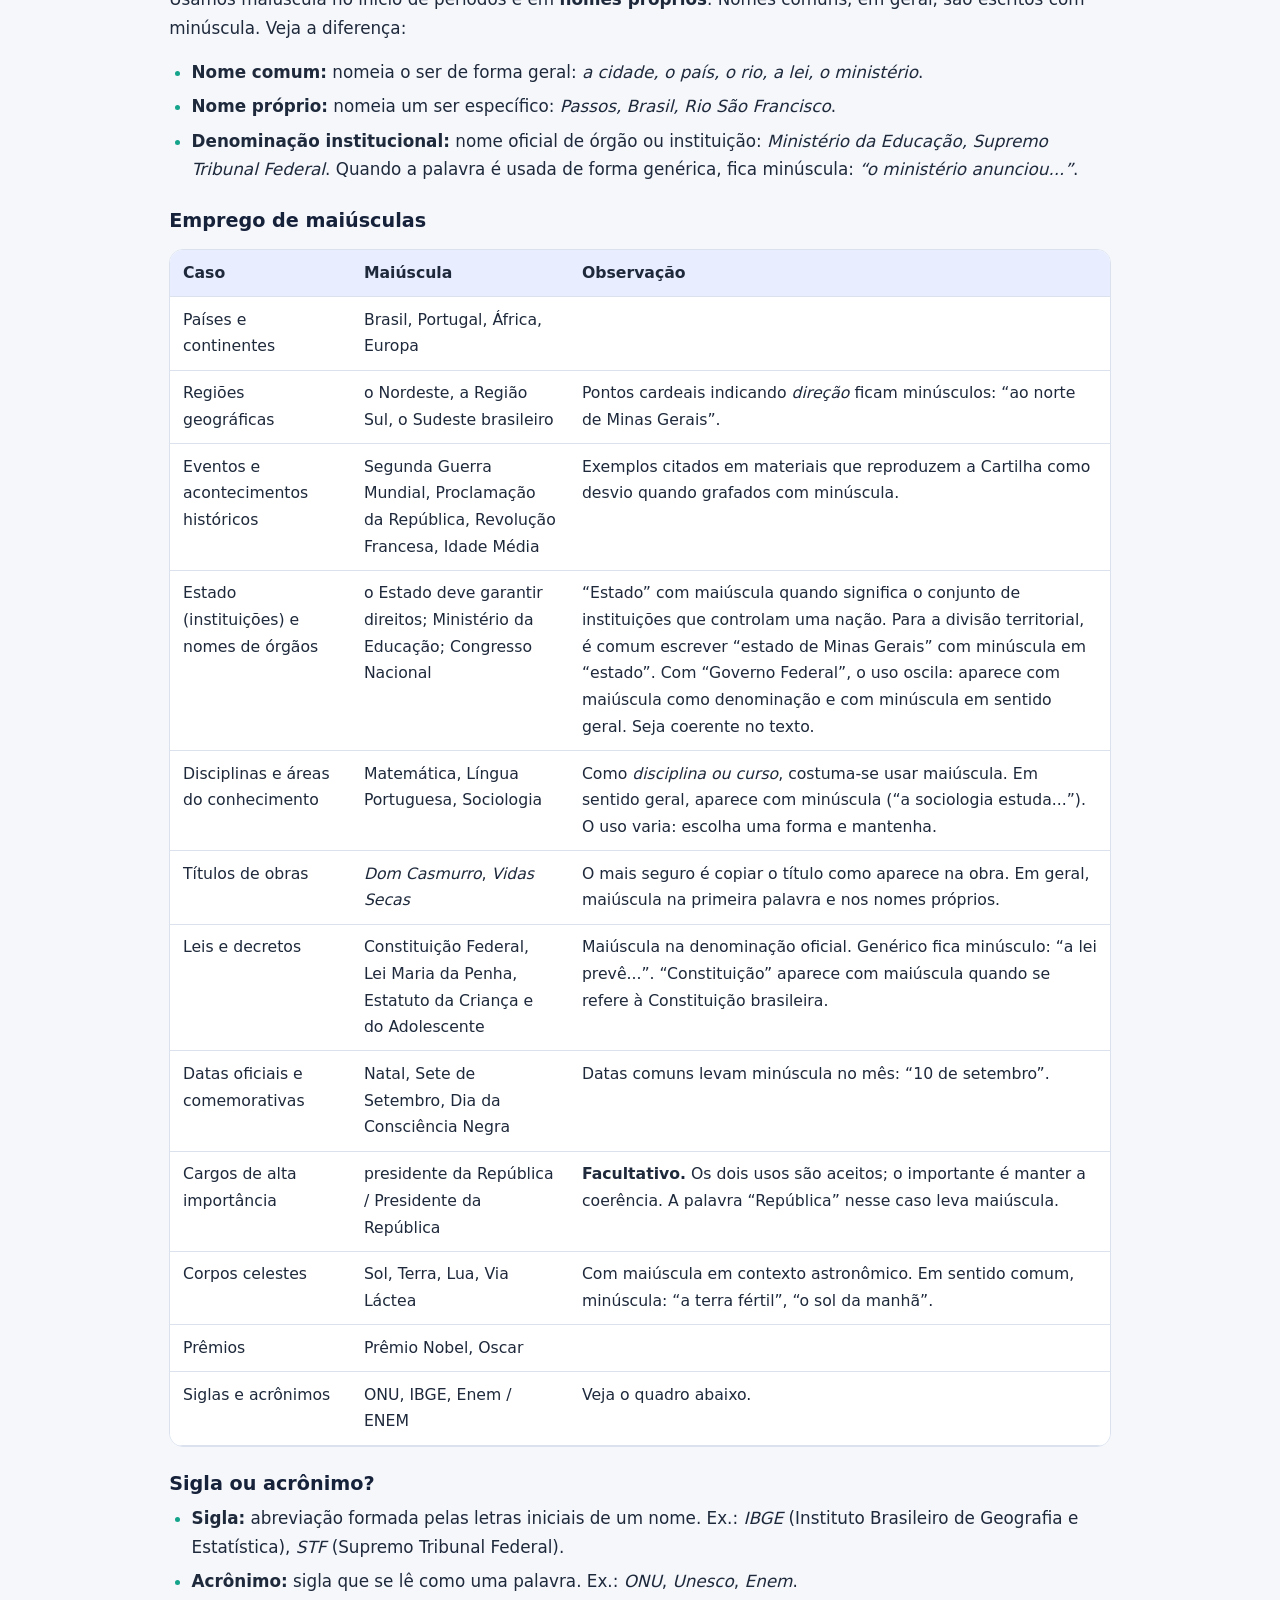
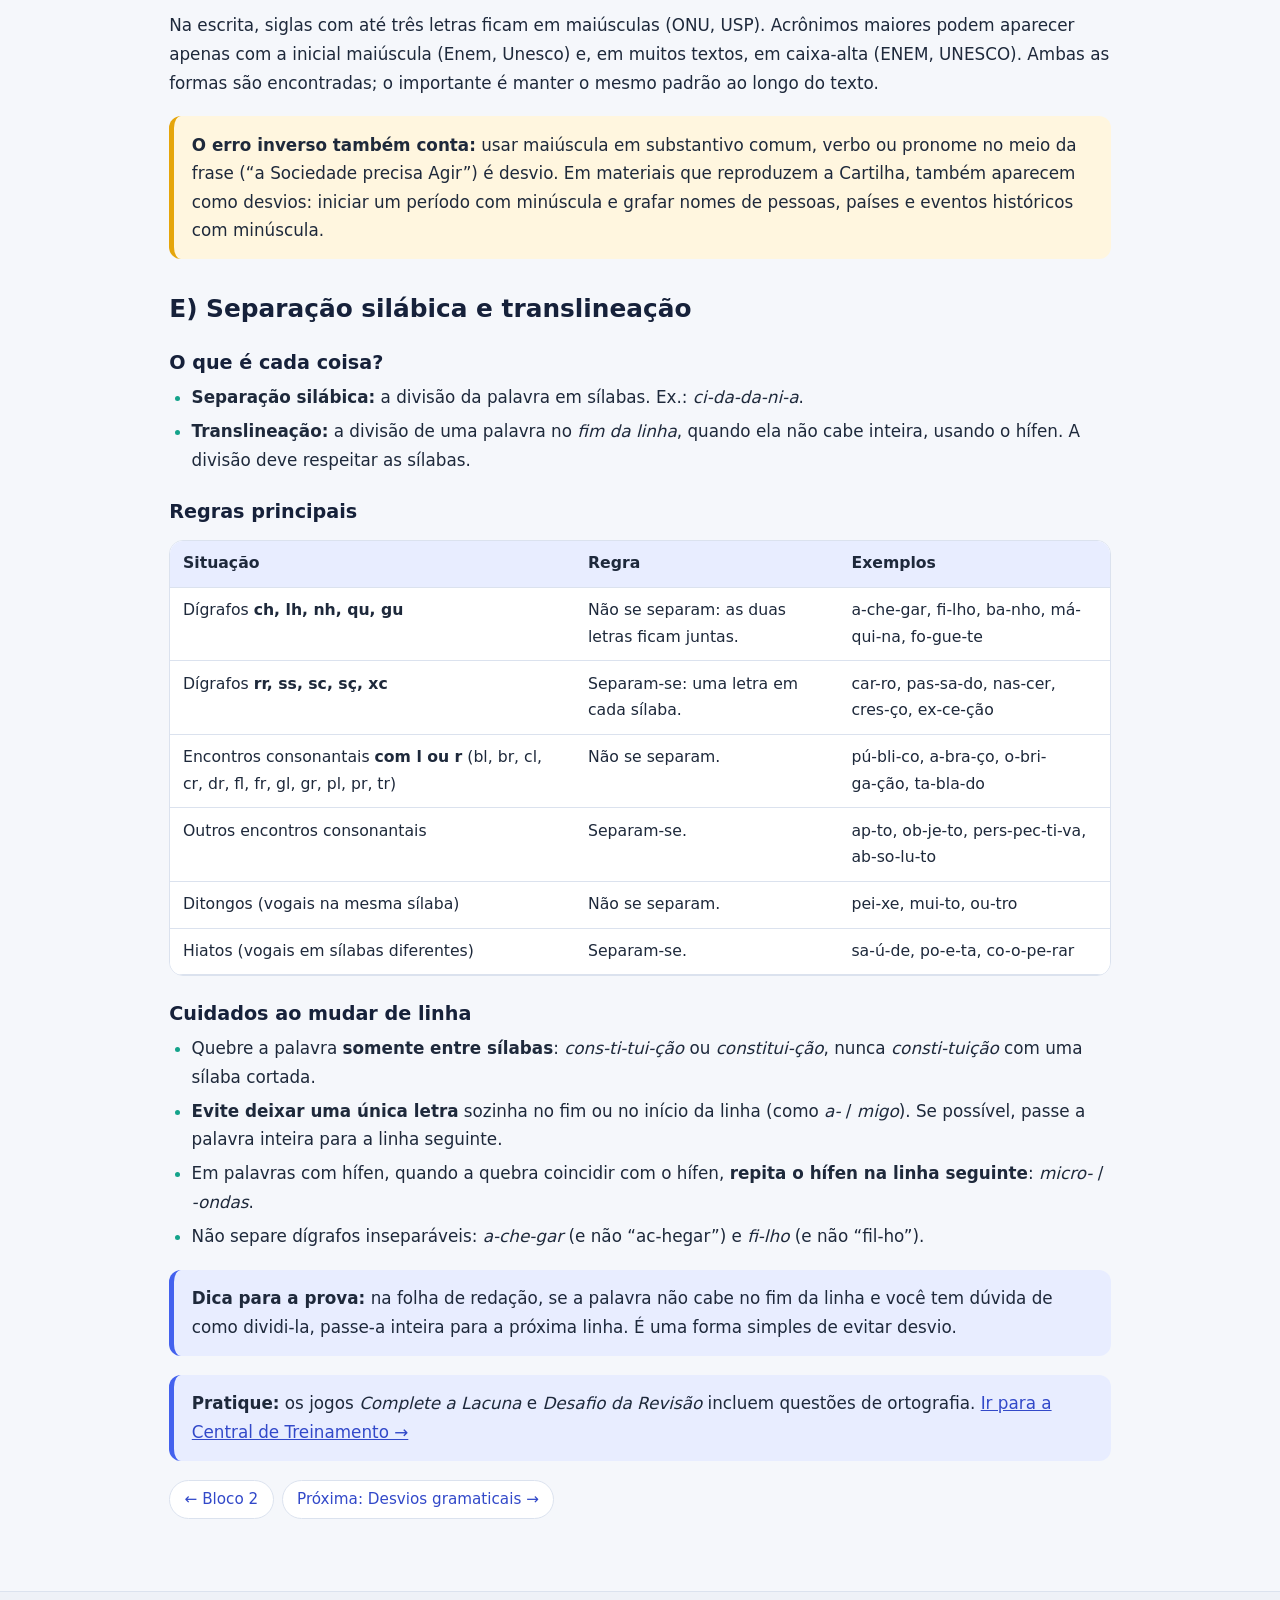
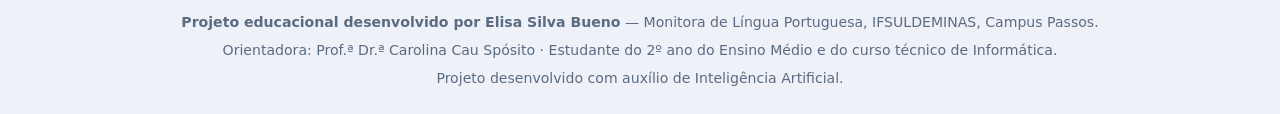
<file: paginas/convencoes-escrita.html>
<!DOCTYPE html>
<!-- convencoes-escrita.html — 2.1 Convenções da escrita: acentuação, ortografia, hífen, maiúsculas, translineação -->
<html lang="pt-BR">
<head>
  <meta charset="UTF-8">
  <meta name="viewport" content="width=device-width, initial-scale=1">
  <title>2.1 Convenções da escrita — C1 na Prática</title>
  <link rel="stylesheet" href="../css/estilo.css">
</head>
<body>

  <header>
    <a href="../index.html">✍️ C1 na Prática</a>
    <button type="button" aria-expanded="false" aria-label="Abrir ou fechar o menu">☰ Menu</button>
    <nav aria-label="Menu principal">
      <a href="../index.html">Início</a>
      <a href="competencia1.html">Competência 1</a>
      <a href="estrutura-sintatica.html">Bloco 1</a>
      <a href="desvios.html" aria-current="page">Bloco 2</a>
      <a href="dicas.html">Dicas</a>
      <a href="avaliacao.html">Avaliação</a>
      <a href="jogos.html">Jogos</a>
      <a href="referencias.html">Referências</a>
    </nav>
  </header>

  <main>
    <h1>2.1 Convenções da escrita</h1>
    <p>Convenções são os “combinados” que todos seguimos para escrever: como acentuar, como grafar as palavras, quando usar hífen e letra maiúscula e como quebrar uma palavra no fim da linha.</p>

    <nav aria-label="Índice da página">
      <a href="#acentuacao">A) Acentuação</a>
      <a href="#ortografia">B) Ortografia</a>
      <a href="#hifen">C) Hífen</a>
      <a href="#maiusculas">D) Maiúsculas e minúsculas</a>
      <a href="#translineacao">E) Separação silábica e translineação</a>
    </nav>

    <!-- ===== A) ACENTUAÇÃO ===== -->
    <section id="acentuacao">
      <h2>A) Acentuação</h2>
      <p>Para acentuar corretamente, o primeiro passo é descobrir qual é a <strong>sílaba tônica</strong> (a pronunciada com mais força). Conforme a posição dela, a palavra é:</p>

      <div class="tabela">
        <table>
          <thead>
            <tr><th>Tipo</th><th>Sílaba tônica</th><th>Quando recebe acento</th><th>Exemplos</th></tr>
          </thead>
          <tbody>
            <tr>
              <td><strong>Oxítona</strong></td>
              <td>a última</td>
              <td>Terminadas em <strong>a(s), e(s), o(s)</strong> e em <strong>em, ens</strong>.</td>
              <td>sofá, café, avô, também, armazéns<br><em>Sem acento:</em> jantar, Brasil, cidadão</td>
            </tr>
            <tr>
              <td><strong>Paroxítona</strong></td>
              <td>a penúltima</td>
              <td>Quando <em>não</em> terminam em a(s), e(s), o(s), em, ens. Ou seja, terminadas em <strong>l, n, r, x, ps, i(s), us, um/uns, ão(s), ã(s), ei(s), on(s)</strong> e em ditongo crescente (como -ia, -io, -ie).</td>
              <td>fácil, hífen, caráter, tórax, bíceps, táxi, lápis, vírus, álbum, órgão, ímã, jóquei, história, série<br><em>Sem acento:</em> casa, jovem, homens, caderno</td>
            </tr>
            <tr>
              <td><strong>Proparoxítona</strong></td>
              <td>a antepenúltima</td>
              <td><strong>Todas</strong> recebem acento.</td>
              <td>máximo, público, política, números, científico</td>
            </tr>
          </tbody>
        </table>
      </div>
      <p><small>Observação: o til (~) de “cidadão” não é acento gráfico no sentido destas regras; ele indica a nasalização. Por isso “cidadão” é oxítona terminada em -ão e não recebe acento agudo ou circunflexo.</small></p>

      <h3>Outros casos importantes</h3>
      <ul>
        <li><strong>Hiatos com i ou u tônicos</strong> são acentuados: saúde, país, egoísta, baú, ruído.</li>
        <li><strong>Ditongos abertos éi, éu, ói</strong> em palavras oxítonas são acentuados: papéis, chapéu, herói, constrói. Em paroxítonas, o acento desses ditongos não existe mais: ideia, assembleia, jiboia.</li>
        <li><strong>Singular e plural de “ter” e “vir”:</strong> ele <em>tem</em> / eles <em>têm</em>; ele <em>vem</em> / eles <em>vêm</em>. O mesmo vale para os derivados: ele <em>contém</em> / eles <em>contêm</em>; ele <em>mantém</em> / eles <em>mantêm</em>.</li>
        <li>Não levam mais acento: <em>leem, veem, creem, deem</em> (antes “lêem”, “vêem”...).</li>
      </ul>

      <h3>Erros frequentes em redações</h3>
      <div class="tabela">
        <table>
          <thead><tr><th>Inadequado</th><th>Adequado</th><th>Explicação</th></tr></thead>
          <tbody>
            <tr><td>politica</td><td>política</td><td>Proparoxítona: sempre acentuada.</td></tr>
            <tr><td>Os jovens tem</td><td>Os jovens <strong>têm</strong></td><td>Plural do verbo ter leva circunflexo.</td></tr>
            <tr><td>A escola têm</td><td>A escola <strong>tem</strong></td><td>Com sujeito no singular, o verbo não leva acento.</td></tr>
            <tr><td>A internet <em>influência</em> o comportamento</td><td>A internet <strong>influencia</strong> o comportamento</td><td>“Influência” é o substantivo; o verbo é “influencia”, sem acento.</td></tr>
            <tr><td>heroi, paises</td><td>herói, países</td><td>Ditongo aberto em oxítona e hiato com i tônico.</td></tr>
            <tr><td>idéia, assembléia</td><td>ideia, assembleia</td><td>Esses acentos deixaram de existir pelo Acordo Ortográfico.</td></tr>
          </tbody>
        </table>
      </div>

      <aside>
        <p><strong>Dica:</strong> dúvida sobre acento? Pronuncie a palavra devagar, descubra a sílaba tônica e depois verifique a regra (ou consulte um dicionário na hora de estudar). Na prova, prefira palavras cuja grafia você domina.</p>
      </aside>
    </section>

    <!-- ===== B) ORTOGRAFIA ===== -->
    <section id="ortografia">
      <h2>B) Ortografia</h2>
      <p>Ortografia é a <strong>escrita convencional das palavras</strong>: quais letras usar e em que ordem. Não há “opinião”: a grafia correta está nos dicionários e no Vocabulário Ortográfico da Língua Portuguesa (VOLP).</p>

      <aside>
        <p><strong>Ortografia × gramática:</strong> a <em>gramática</em> é o conjunto de regras que organiza a língua (como as palavras se combinam, flexionam e se relacionam: concordância, regência, pontuação...). A <em>ortografia</em> é uma parte dessa norma: trata apenas de como escrever corretamente cada palavra. Resumindo: ortografia = <em>como escrevo a palavra</em>; gramática = <em>como uso as palavras na frase</em>.</p>
      </aside>

      <h3>Palavras que costumam ser escritas incorretamente</h3>
      <div class="tabela">
        <table>
          <thead><tr><th>Escrita incorreta</th><th>Escrita correta</th><th>Dica para lembrar</th></tr></thead>
          <tbody>
            <tr><td>Privilêgio</td><td><strong>Privilégio</strong></td><td>Proparoxítona acentuada no “é”.</td></tr>
            <tr><td>Reinvindicar</td><td><strong>Reivindicar</strong></td><td>Não há “n” depois do primeiro “i”.</td></tr>
            <tr><td>Beneficiente</td><td><strong>Beneficente</strong></td><td>Sem “i” antes do “ente”. Mas o substantivo é “beneficência”.</td></tr>
            <tr><td>Concientização</td><td><strong>Conscientização</strong></td><td>Vem de <em>consciência</em>: tem “sc”.</td></tr>
            <tr><td>Impessilho / Impecilho</td><td><strong>Empecilho</strong></td><td>Começa com “em-”.</td></tr>
            <tr><td>Excessão</td><td><strong>Exceção</strong></td><td>Vem de <em>exceto</em>: “c” + “ç”.</td></tr>
            <tr><td>Indentidade</td><td><strong>Identidade</strong></td><td>Sem “n” no meio: iden-ti-da-de.</td></tr>
            <tr><td>Atravéz</td><td><strong>Através</strong></td><td>Termina em “s”.</td></tr>
            <tr><td>Simplismente</td><td><strong>Simplesmente</strong></td><td>Simples + -mente.</td></tr>
            <tr><td>Paralizar / paralização</td><td><strong>Paralisar / paralisação</strong></td><td>Escreve-se com “s”.</td></tr>
            <tr><td>Ascenção</td><td><strong>Ascensão</strong></td><td>Termina em “-ensão”.</td></tr>
            <tr><td>Advinhar</td><td><strong>Adivinhar</strong></td><td>Vem de <em>adivinho</em>.</td></tr>
            <tr><td>Mecher</td><td><strong>Mexer</strong></td><td>Escreve-se com “x”.</td></tr>
            <tr><td>Expontâneo</td><td><strong>Espontâneo</strong></td><td>Vem de <em>espontaneidade</em>: com “s”.</td></tr>
            <tr><td>Analizar</td><td><strong>Analisar</strong></td><td>Verbo com “s” (vem de <em>análise</em>).</td></tr>
          </tbody>
        </table>
      </div>

      <aside class="atencao">
        <p><strong>Cuidado com palavras parecidas:</strong> <em>seção</em> (parte de um todo), <em>sessão</em> (reunião, período) e <em>cessão</em> (ato de ceder) têm grafia e sentido diferentes. Quando a confusão é de sentido e não de escrita, ela se chama <em>desvio de escolha vocabular</em>.</p>
      </aside>

      <p>Segundo materiais que reproduzem a Cartilha, palavras estrangeiras grafadas de forma incorreta (como “feique nius”) não são consideradas desvio ortográfico. Mesmo assim, o ideal é usar a grafia original ou uma palavra em português.</p>
    </section>

    <!-- ===== C) HÍFEN ===== -->
    <section id="hifen">
      <h2>C) Hífen</h2>
      <p>As regras de hífen seguem o Acordo Ortográfico em vigor. A maior parte dos casos depende do <strong>prefixo</strong> (a parte que vem antes da palavra) e da <strong>letra com que a segunda palavra começa</strong>.</p>

      <div class="tabela">
        <table>
          <thead><tr><th>Situação</th><th>Regra</th><th>Com hífen</th><th>Sem hífen</th></tr></thead>
          <tbody>
            <tr>
              <td>Prefixo terminado em vogal + palavra começada pela <strong>mesma vogal</strong></td>
              <td>Usa-se hífen.</td>
              <td>micro-ondas, anti-inflamatório, contra-ataque, auto-observação</td>
              <td>—</td>
            </tr>
            <tr>
              <td>Prefixo terminado em vogal + palavra começada por <strong>vogal diferente</strong></td>
              <td>Não se usa hífen.</td>
              <td>—</td>
              <td>autoestima, infraestrutura, extraescolar, socioeconômico, semiaberto</td>
            </tr>
            <tr>
              <td>Prefixo terminado em vogal + palavra começada por <strong>r ou s</strong></td>
              <td>Não se usa hífen e <strong>dobram-se</strong> o “r” e o “s”.</td>
              <td>—</td>
              <td>antissocial, autorretrato, ultrassom, minissaia, semirreta</td>
            </tr>
            <tr>
              <td>Prefixo + palavra começada por <strong>h</strong></td>
              <td>Usa-se hífen.</td>
              <td>anti-higiênico, super-homem, pré-histórico</td>
              <td>—</td>
            </tr>
            <tr>
              <td>Prefixo terminado em <strong>r</strong> + palavra começada por r (como hiper-, inter-, super-)</td>
              <td>Usa-se hífen.</td>
              <td>inter-racial, hiper-resistente, super-requintado</td>
              <td>—</td>
            </tr>
            <tr>
              <td>Prefixo terminado em <strong>consoante</strong> + palavra começada por <strong>vogal</strong></td>
              <td>Não se usa hífen.</td>
              <td>—</td>
              <td>hiperativo, interagir, superinteressante</td>
            </tr>
            <tr>
              <td>Prefixos <strong>co-</strong> e <strong>re-</strong></td>
              <td>Em geral, juntam-se sem hífen, mesmo antes de “o” e “e”.</td>
              <td>—</td>
              <td>coordenar, cooperar, reeleger, reescrita</td>
            </tr>
          </tbody>
        </table>
      </div>

      <h3>Prefixos que exigem hífen</h3>
      <p>Alguns elementos levam hífen na maioria dos casos:</p>
      <ul>
        <li><strong>ex-</strong> (no sentido de “anterior”): ex-aluno, ex-presidente;</li>
        <li><strong>vice-</strong>: vice-diretor, vice-presidente;</li>
        <li><strong>pré-, pós-, pró-</strong> (quando são tônicos, isto é, com acento): pré-escola, pós-graduação, pró-reitor;</li>
        <li><strong>além-, aquém-, recém-, sem-</strong>: além-mar, recém-nascido, sem-terra;</li>
        <li><strong>pan- e circum-</strong> antes de vogal, m, n ou h: pan-americano, circum-navegação;</li>
        <li><strong>bem-</strong> e <strong>mal-</strong>: bem-estar, bem-vindo, mal-estar, mal-humorado, mal-entendido. O prefixo <em>mal-</em> só leva hífen antes de vogal, “h” ou “l”: <em>malsucedido</em>, <em>malfeito</em> não têm hífen.</li>
      </ul>

      <aside class="atencao">
        <p><strong>Exceções e casos especiais:</strong></p>
        <ul>
          <li>Com “h” inicial, os prefixos <em>des-</em> e <em>in-</em> eliminam o “h” e não usam hífen: <em>desumano, inábil</em>. O prefixo <em>co-</em> também elimina o “h”: <em>coabitar</em>.</li>
          <li>Palavras que perderam a noção de composição se escrevem juntas: <em>pontapé, paraquedas</em>.</li>
          <li>Locuções em geral não têm hífen (<em>fim de semana, cão de guarda</em>), mas há exceções consagradas (<em>pé-de-meia, mais-que-perfeito</em>).</li>
        </ul>
        <p>Como há muitos casos particulares, <strong>na dúvida consulte o VOLP</strong> (Academia Brasileira de Letras) ou um dicionário atualizado.</p>
      </aside>
    </section>

    <!-- ===== D) MAIÚSCULAS ===== -->
    <section id="maiusculas">
      <h2>D) Letras maiúsculas e minúsculas</h2>
      <p>Usamos maiúscula no início de períodos e em <strong>nomes próprios</strong>. Nomes comuns, em geral, são escritos com minúscula. Veja a diferença:</p>
      <ul>
        <li><strong>Nome comum:</strong> nomeia o ser de forma geral: <em>a cidade, o país, o rio, a lei, o ministério</em>.</li>
        <li><strong>Nome próprio:</strong> nomeia um ser específico: <em>Passos, Brasil, Rio São Francisco</em>.</li>
        <li><strong>Denominação institucional:</strong> nome oficial de órgão ou instituição: <em>Ministério da Educação, Supremo Tribunal Federal</em>. Quando a palavra é usada de forma genérica, fica minúscula: <em>“o ministério anunciou...”</em>.</li>
      </ul>

      <h3>Emprego de maiúsculas</h3>
      <div class="tabela">
        <table>
          <thead><tr><th>Caso</th><th>Maiúscula</th><th>Observação</th></tr></thead>
          <tbody>
            <tr><td>Países e continentes</td><td>Brasil, Portugal, África, Europa</td><td></td></tr>
            <tr><td>Regiões geográficas</td><td>o Nordeste, a Região Sul, o Sudeste brasileiro</td><td>Pontos cardeais indicando <em>direção</em> ficam minúsculos: “ao norte de Minas Gerais”.</td></tr>
            <tr><td>Eventos e acontecimentos históricos</td><td>Segunda Guerra Mundial, Proclamação da República, Revolução Francesa, Idade Média</td><td>Exemplos citados em materiais que reproduzem a Cartilha como desvio quando grafados com minúscula.</td></tr>
            <tr><td>Estado (instituições) e nomes de órgãos</td><td>o Estado deve garantir direitos; Ministério da Educação; Congresso Nacional</td><td>“Estado” com maiúscula quando significa o conjunto de instituições que controlam uma nação. Para a divisão territorial, é comum escrever “estado de Minas Gerais” com minúscula em “estado”. Com “Governo Federal”, o uso oscila: aparece com maiúscula como denominação e com minúscula em sentido geral. Seja coerente no texto.</td></tr>
            <tr><td>Disciplinas e áreas do conhecimento</td><td>Matemática, Língua Portuguesa, Sociologia</td><td>Como <em>disciplina ou curso</em>, costuma-se usar maiúscula. Em sentido geral, aparece com minúscula (“a sociologia estuda...”). O uso varia: escolha uma forma e mantenha.</td></tr>
            <tr><td>Títulos de obras</td><td><em>Dom Casmurro</em>, <em>Vidas Secas</em></td><td>O mais seguro é copiar o título como aparece na obra. Em geral, maiúscula na primeira palavra e nos nomes próprios.</td></tr>
            <tr><td>Leis e decretos</td><td>Constituição Federal, Lei Maria da Penha, Estatuto da Criança e do Adolescente</td><td>Maiúscula na denominação oficial. Genérico fica minúsculo: “a lei prevê...”. “Constituição” aparece com maiúscula quando se refere à Constituição brasileira.</td></tr>
            <tr><td>Datas oficiais e comemorativas</td><td>Natal, Sete de Setembro, Dia da Consciência Negra</td><td>Datas comuns levam minúscula no mês: “10 de setembro”.</td></tr>
            <tr><td>Cargos de alta importância</td><td>presidente da República / Presidente da República</td><td><strong>Facultativo.</strong> Os dois usos são aceitos; o importante é manter a coerência. A palavra “República” nesse caso leva maiúscula.</td></tr>
            <tr><td>Corpos celestes</td><td>Sol, Terra, Lua, Via Láctea</td><td>Com maiúscula em contexto astronômico. Em sentido comum, minúscula: “a terra fértil”, “o sol da manhã”.</td></tr>
            <tr><td>Prêmios</td><td>Prêmio Nobel, Oscar</td><td></td></tr>
            <tr><td>Siglas e acrônimos</td><td>ONU, IBGE, Enem / ENEM</td><td>Veja o quadro abaixo.</td></tr>
          </tbody>
        </table>
      </div>

      <h3>Sigla ou acrônimo?</h3>
      <ul>
        <li><strong>Sigla:</strong> abreviação formada pelas letras iniciais de um nome. Ex.: <em>IBGE</em> (Instituto Brasileiro de Geografia e Estatística), <em>STF</em> (Supremo Tribunal Federal).</li>
        <li><strong>Acrônimo:</strong> sigla que se lê como uma palavra. Ex.: <em>ONU</em>, <em>Unesco</em>, <em>Enem</em>.</li>
      </ul>
      <p>Na escrita, siglas com até três letras ficam em maiúsculas (ONU, USP). Acrônimos maiores podem aparecer apenas com a inicial maiúscula (Enem, Unesco) e, em muitos textos, em caixa-alta (ENEM, UNESCO). Ambas as formas são encontradas; o importante é manter o mesmo padrão ao longo do texto.</p>

      <aside class="atencao">
        <p><strong>O erro inverso também conta:</strong> usar maiúscula em substantivo comum, verbo ou pronome no meio da frase (“a Sociedade precisa Agir”) é desvio. Em materiais que reproduzem a Cartilha, também aparecem como desvios: iniciar um período com minúscula e grafar nomes de pessoas, países e eventos históricos com minúscula.</p>
      </aside>
    </section>

    <!-- ===== E) TRANSLINEAÇÃO ===== -->
    <section id="translineacao">
      <h2>E) Separação silábica e translineação</h2>

      <h3>O que é cada coisa?</h3>
      <ul>
        <li><strong>Separação silábica:</strong> a divisão da palavra em sílabas. Ex.: <em>ci-da-da-ni-a</em>.</li>
        <li><strong>Translineação:</strong> a divisão de uma palavra no <em>fim da linha</em>, quando ela não cabe inteira, usando o hífen. A divisão deve respeitar as sílabas.</li>
      </ul>

      <h3>Regras principais</h3>
      <div class="tabela">
        <table>
          <thead><tr><th>Situação</th><th>Regra</th><th>Exemplos</th></tr></thead>
          <tbody>
            <tr>
              <td>Dígrafos <strong>ch, lh, nh, qu, gu</strong></td>
              <td>Não se separam: as duas letras ficam juntas.</td>
              <td>a-che-gar, fi-lho, ba-nho, má-qui-na, fo-gue-te</td>
            </tr>
            <tr>
              <td>Dígrafos <strong>rr, ss, sc, sç, xc</strong></td>
              <td>Separam-se: uma letra em cada sílaba.</td>
              <td>car-ro, pas-sa-do, nas-cer, cres-ço, ex-ce-ção</td>
            </tr>
            <tr>
              <td>Encontros consonantais <strong>com l ou r</strong> (bl, br, cl, cr, dr, fl, fr, gl, gr, pl, pr, tr)</td>
              <td>Não se separam.</td>
              <td>pú-bli-co, a-bra-ço, o-bri-ga-ção, ta-bla-do</td>
            </tr>
            <tr>
              <td>Outros encontros consonantais</td>
              <td>Separam-se.</td>
              <td>ap-to, ob-je-to, pers-pec-ti-va, ab-so-lu-to</td>
            </tr>
            <tr>
              <td>Ditongos (vogais na mesma sílaba)</td>
              <td>Não se separam.</td>
              <td>pei-xe, mui-to, ou-tro</td>
            </tr>
            <tr>
              <td>Hiatos (vogais em sílabas diferentes)</td>
              <td>Separam-se.</td>
              <td>sa-ú-de, po-e-ta, co-o-pe-rar</td>
            </tr>
          </tbody>
        </table>
      </div>

      <h3>Cuidados ao mudar de linha</h3>
      <ul>
        <li>Quebre a palavra <strong>somente entre sílabas</strong>: <em>cons-ti-tui-ção</em> ou <em>constitui-ção</em>, nunca <em>consti-tuição</em> com uma sílaba cortada.</li>
        <li><strong>Evite deixar uma única letra</strong> sozinha no fim ou no início da linha (como <em>a-</em> / <em>migo</em>). Se possível, passe a palavra inteira para a linha seguinte.</li>
        <li>Em palavras com hífen, quando a quebra coincidir com o hífen, <strong>repita o hífen na linha seguinte</strong>: <em>micro-</em> / <em>-ondas</em>.</li>
        <li>Não separe dígrafos inseparáveis: <em>a-che-gar</em> (e não “ac-hegar”) e <em>fi-lho</em> (e não “fil-ho”).</li>
      </ul>

      <aside>
        <p><strong>Dica para a prova:</strong> na folha de redação, se a palavra não cabe no fim da linha e você tem dúvida de como dividi-la, passe-a inteira para a próxima linha. É uma forma simples de evitar desvio.</p>
      </aside>
    </section>

    <aside>
      <p><strong>Pratique:</strong> os jogos <em>Complete a Lacuna</em> e <em>Desafio da Revisão</em> incluem questões de ortografia. <a href="jogos.html">Ir para a Central de Treinamento →</a></p>
    </aside>

    <nav aria-label="Navegação entre páginas">
      <a href="desvios.html">← Bloco 2</a>
      <a href="gramatica.html">Próxima: Desvios gramaticais →</a>
    </nav>
  </main>

  <footer>
    <p><strong>Projeto educacional desenvolvido por Elisa Silva Bueno</strong> — Monitora de Língua Portuguesa, IFSULDEMINAS, Campus Passos.</p>
    <p>Orientadora: Prof.ª Dr.ª Carolina Cau Spósito · Estudante do 2º ano do Ensino Médio e do curso técnico de Informática.</p>
    <p>Projeto desenvolvido com auxílio de Inteligência Artificial.</p>
  </footer>

  <script src="../js/principal.js"></script>
</body>
</html>
</file>
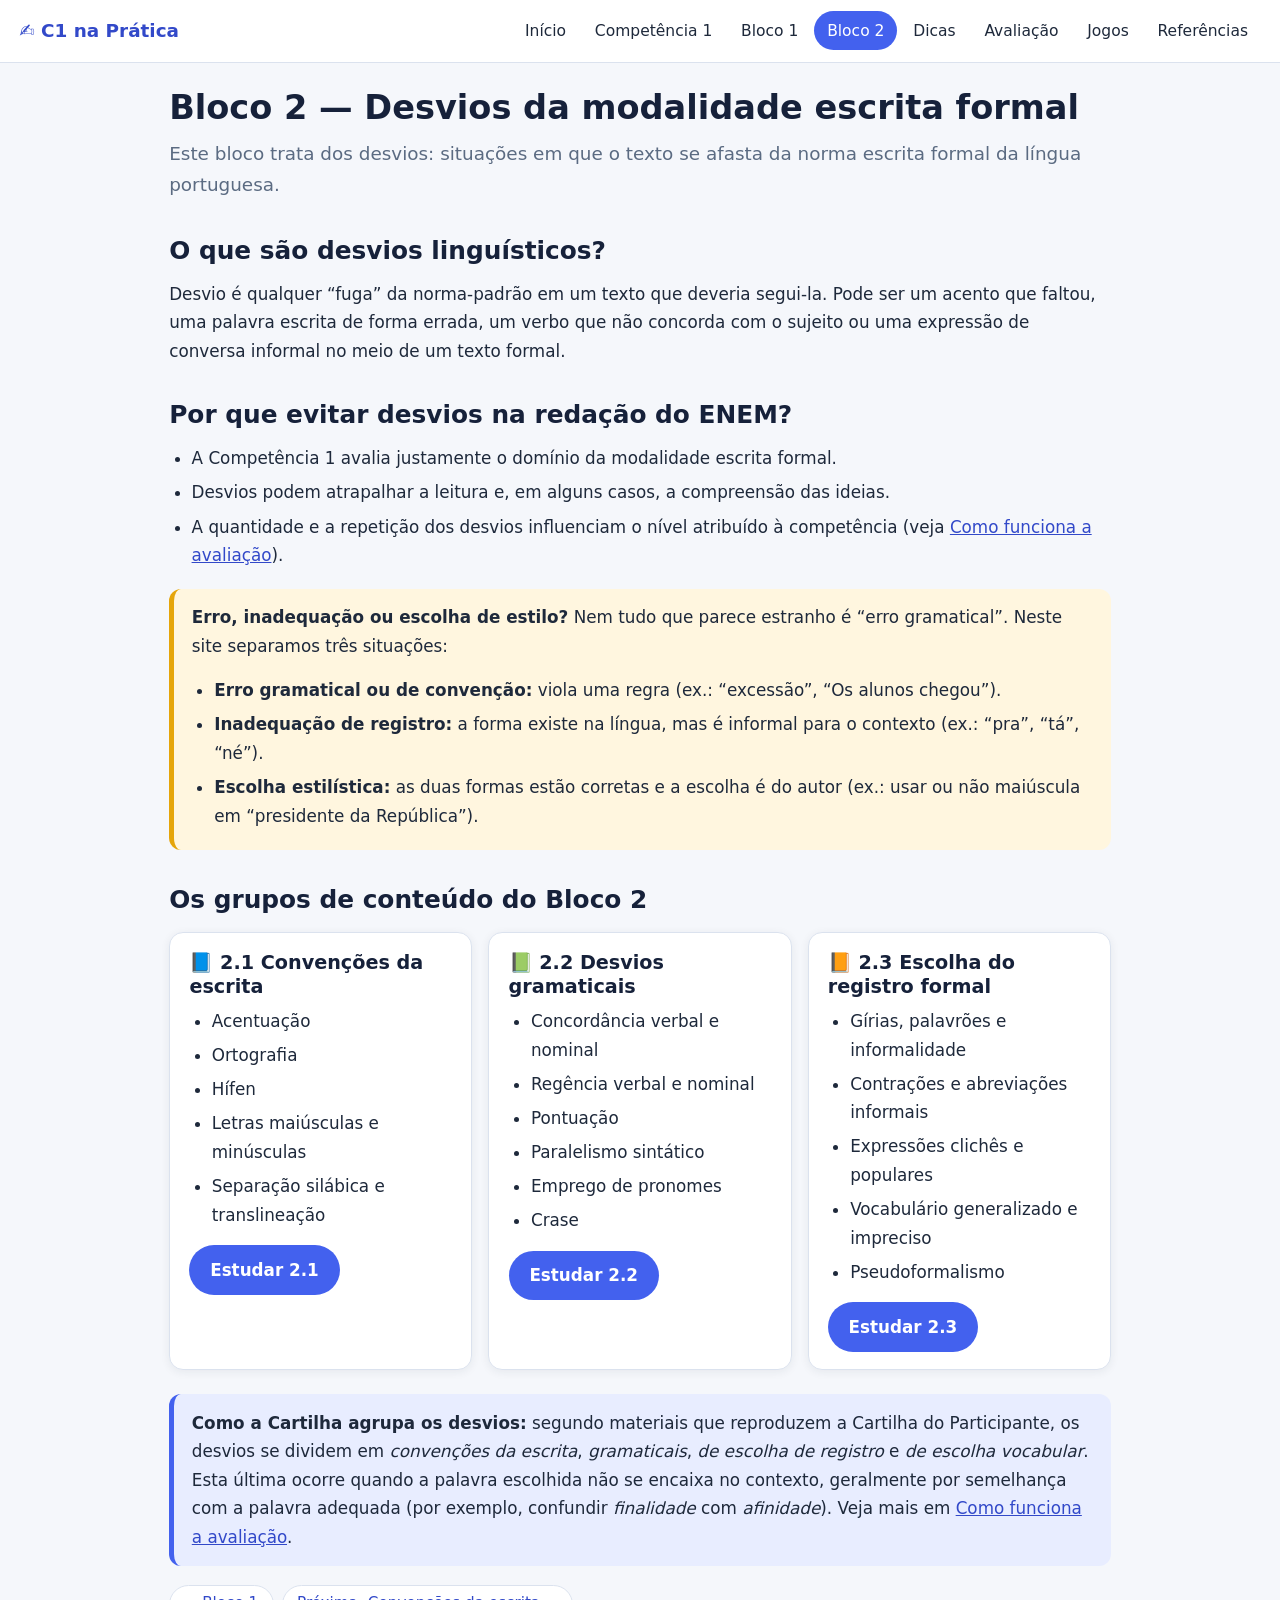
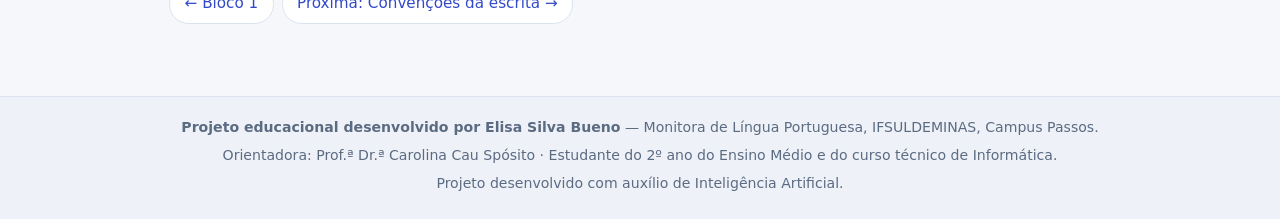
<file: paginas/desvios.html>
<!DOCTYPE html>
<!-- desvios.html — BLOCO 2: página principal sobre os desvios da modalidade escrita formal -->
<html lang="pt-BR">
<head>
  <meta charset="UTF-8">
  <meta name="viewport" content="width=device-width, initial-scale=1">
  <title>Bloco 2 — Desvios da modalidade escrita formal — C1 na Prática</title>
  <link rel="stylesheet" href="../css/estilo.css">
</head>
<body>

  <header>
    <a href="../index.html">✍️ C1 na Prática</a>
    <button type="button" aria-expanded="false" aria-label="Abrir ou fechar o menu">☰ Menu</button>
    <nav aria-label="Menu principal">
      <a href="../index.html">Início</a>
      <a href="competencia1.html">Competência 1</a>
      <a href="estrutura-sintatica.html">Bloco 1</a>
      <a href="desvios.html" aria-current="page">Bloco 2</a>
      <a href="dicas.html">Dicas</a>
      <a href="avaliacao.html">Avaliação</a>
      <a href="jogos.html">Jogos</a>
      <a href="referencias.html">Referências</a>
    </nav>
  </header>

  <main>
    <h1>Bloco 2 — Desvios da modalidade escrita formal</h1>
    <p>Este bloco trata dos desvios: situações em que o texto se afasta da norma escrita formal da língua portuguesa.</p>

    <h2>O que são desvios linguísticos?</h2>
    <p>Desvio é qualquer “fuga” da norma-padrão em um texto que deveria segui-la. Pode ser um acento que faltou, uma palavra escrita de forma errada, um verbo que não concorda com o sujeito ou uma expressão de conversa informal no meio de um texto formal.</p>

    <h2>Por que evitar desvios na redação do ENEM?</h2>
    <ul>
      <li>A Competência 1 avalia justamente o domínio da modalidade escrita formal.</li>
      <li>Desvios podem atrapalhar a leitura e, em alguns casos, a compreensão das ideias.</li>
      <li>A quantidade e a repetição dos desvios influenciam o nível atribuído à competência (veja <a href="avaliacao.html">Como funciona a avaliação</a>).</li>
    </ul>

    <aside class="atencao">
      <p><strong>Erro, inadequação ou escolha de estilo?</strong> Nem tudo que parece estranho é “erro gramatical”. Neste site separamos três situações:</p>
      <ul>
        <li><strong>Erro gramatical ou de convenção:</strong> viola uma regra (ex.: “excessão”, “Os alunos chegou”).</li>
        <li><strong>Inadequação de registro:</strong> a forma existe na língua, mas é informal para o contexto (ex.: “pra”, “tá”, “né”).</li>
        <li><strong>Escolha estilística:</strong> as duas formas estão corretas e a escolha é do autor (ex.: usar ou não maiúscula em “presidente da República”).</li>
      </ul>
    </aside>

    <h2>Os grupos de conteúdo do Bloco 2</h2>
    <div class="grade">
      <article>
        <h3>📘 2.1 Convenções da escrita</h3>
        <ul>
          <li>Acentuação</li>
          <li>Ortografia</li>
          <li>Hífen</li>
          <li>Letras maiúsculas e minúsculas</li>
          <li>Separação silábica e translineação</li>
        </ul>
        <p><a class="botao" href="convencoes-escrita.html">Estudar 2.1</a></p>
      </article>
      <article>
        <h3>📗 2.2 Desvios gramaticais</h3>
        <ul>
          <li>Concordância verbal e nominal</li>
          <li>Regência verbal e nominal</li>
          <li>Pontuação</li>
          <li>Paralelismo sintático</li>
          <li>Emprego de pronomes</li>
          <li>Crase</li>
        </ul>
        <p><a class="botao" href="gramatica.html">Estudar 2.2</a></p>
      </article>
      <article>
        <h3>📙 2.3 Escolha do registro formal</h3>
        <ul>
          <li>Gírias, palavrões e informalidade</li>
          <li>Contrações e abreviações informais</li>
          <li>Expressões clichês e populares</li>
          <li>Vocabulário generalizado e impreciso</li>
          <li>Pseudoformalismo</li>
        </ul>
        <p><a class="botao" href="registro-formal.html">Estudar 2.3</a></p>
      </article>
    </div>

    <aside>
      <p><strong>Como a Cartilha agrupa os desvios:</strong> segundo materiais que reproduzem a Cartilha do Participante, os desvios se dividem em <em>convenções da escrita</em>, <em>gramaticais</em>, <em>de escolha de registro</em> e <em>de escolha vocabular</em>. Esta última ocorre quando a palavra escolhida não se encaixa no contexto, geralmente por semelhança com a palavra adequada (por exemplo, confundir <em>finalidade</em> com <em>afinidade</em>). Veja mais em <a href="avaliacao.html">Como funciona a avaliação</a>.</p>
    </aside>

    <nav aria-label="Navegação entre páginas">
      <a href="estrutura-sintatica.html">← Bloco 1</a>
      <a href="convencoes-escrita.html">Próxima: Convenções da escrita →</a>
    </nav>
  </main>

  <footer>
    <p><strong>Projeto educacional desenvolvido por Elisa Silva Bueno</strong> — Monitora de Língua Portuguesa, IFSULDEMINAS, Campus Passos.</p>
    <p>Orientadora: Prof.ª Dr.ª Carolina Cau Spósito · Estudante do 2º ano do Ensino Médio e do curso técnico de Informática.</p>
    <p>Projeto desenvolvido com auxílio de Inteligência Artificial.</p>
  </footer>

  <script src="../js/principal.js"></script>
</body>
</html>
</file>
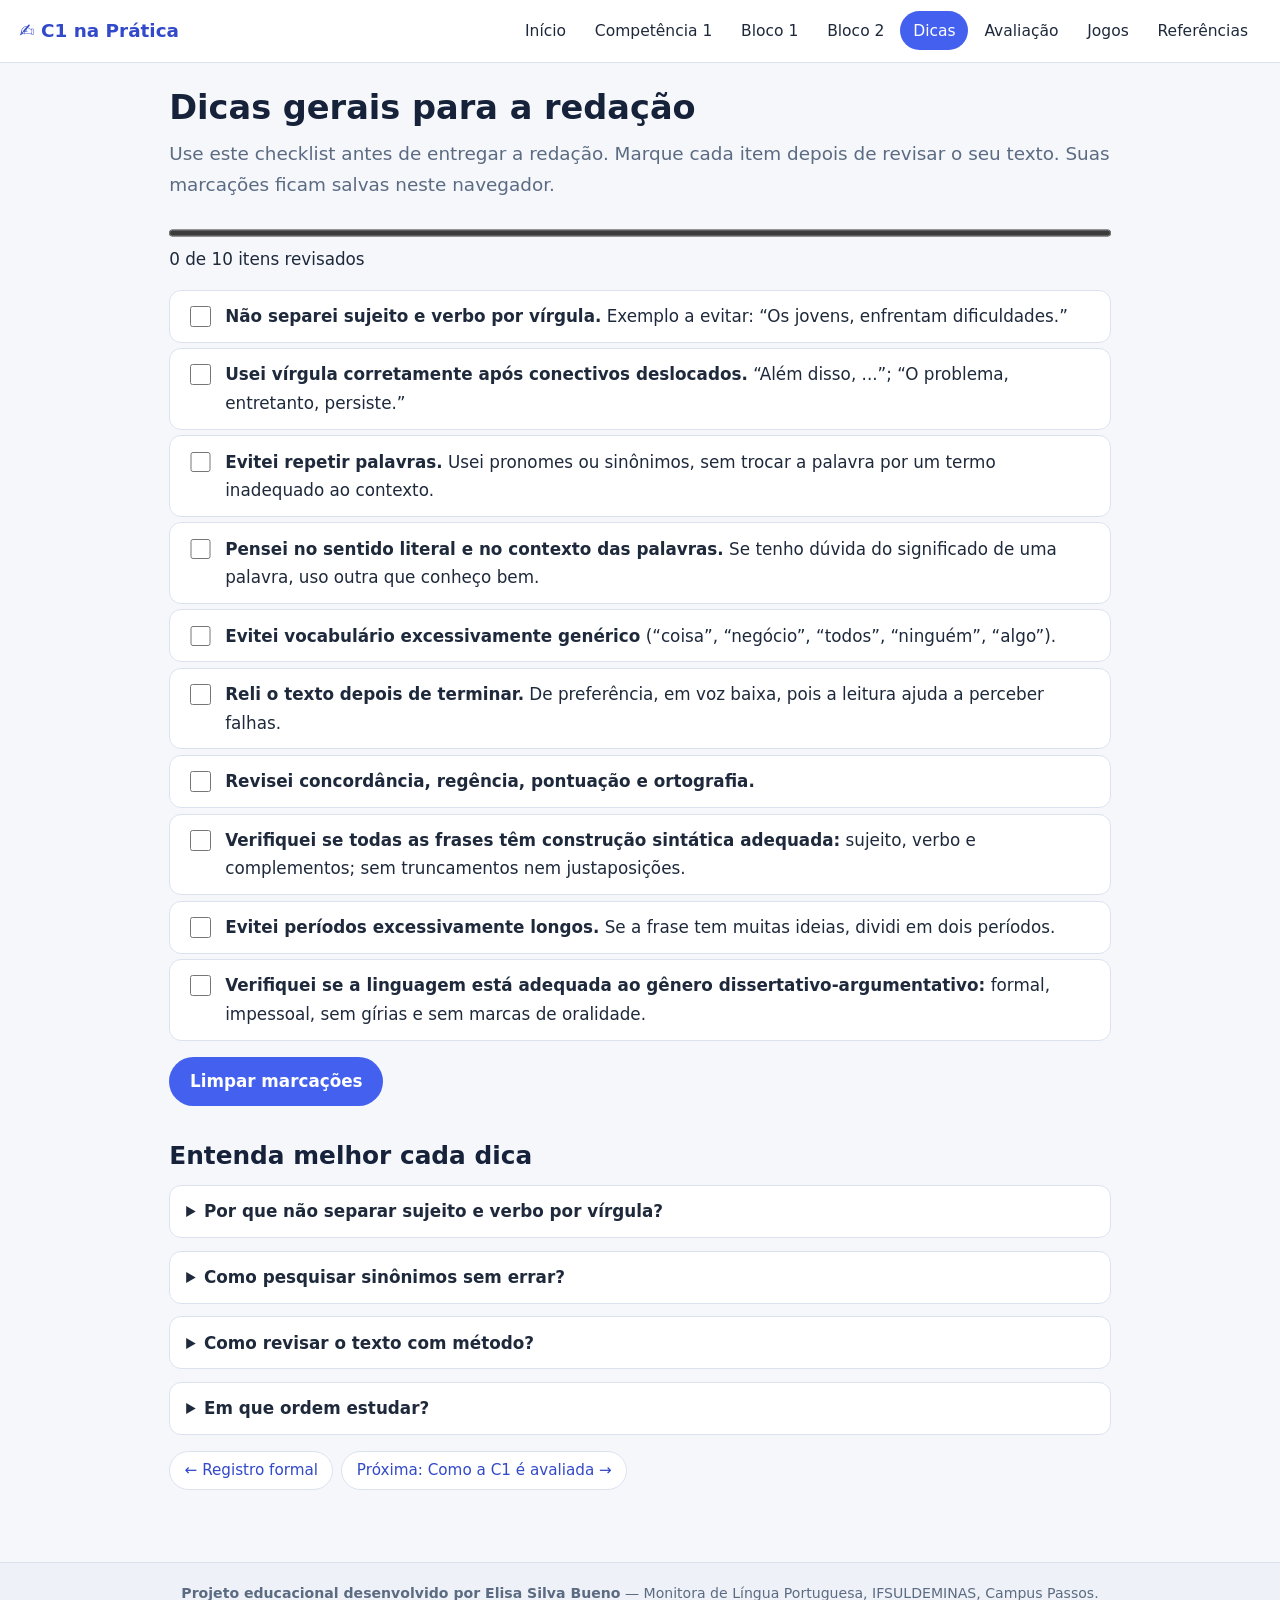
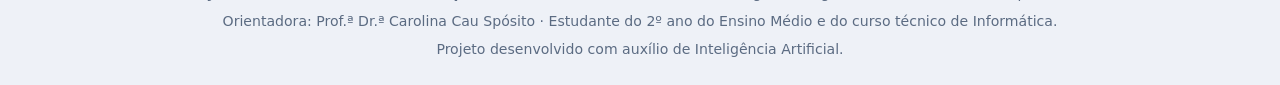
<file: paginas/dicas.html>
<!DOCTYPE html>
<!-- dicas.html — Dicas gerais em formato de checklist interativo (o JavaScript está em principal.js) -->
<html lang="pt-BR">
<head>
  <meta charset="UTF-8">
  <meta name="viewport" content="width=device-width, initial-scale=1">
  <title>Dicas gerais para a redação — C1 na Prática</title>
  <link rel="stylesheet" href="../css/estilo.css">
</head>
<body>

  <header>
    <a href="../index.html">✍️ C1 na Prática</a>
    <button type="button" aria-expanded="false" aria-label="Abrir ou fechar o menu">☰ Menu</button>
    <nav aria-label="Menu principal">
      <a href="../index.html">Início</a>
      <a href="competencia1.html">Competência 1</a>
      <a href="estrutura-sintatica.html">Bloco 1</a>
      <a href="desvios.html">Bloco 2</a>
      <a href="dicas.html" aria-current="page">Dicas</a>
      <a href="avaliacao.html">Avaliação</a>
      <a href="jogos.html">Jogos</a>
      <a href="referencias.html">Referências</a>
    </nav>
  </header>

  <main>
    <h1>Dicas gerais para a redação</h1>
    <p>Use este checklist antes de entregar a redação. Marque cada item depois de revisar o seu texto. Suas marcações ficam salvas neste navegador.</p>

    <!-- O id "checklist" é usado pelo principal.js para encontrar esta área -->
    <section id="checklist">
      <progress max="10" value="0">0 de 10</progress>
      <p id="texto-checklist">0 de 10 itens revisados</p>

      <ul class="checklist">
        <li><label><input type="checkbox"> <span><strong>Não separei sujeito e verbo por vírgula.</strong> Exemplo a evitar: “Os jovens, enfrentam dificuldades.”</span></label></li>
        <li><label><input type="checkbox"> <span><strong>Usei vírgula corretamente após conectivos deslocados.</strong> “Além disso, ...”; “O problema, entretanto, persiste.”</span></label></li>
        <li><label><input type="checkbox"> <span><strong>Evitei repetir palavras.</strong> Usei pronomes ou sinônimos, sem trocar a palavra por um termo inadequado ao contexto.</span></label></li>
        <li><label><input type="checkbox"> <span><strong>Pensei no sentido literal e no contexto das palavras.</strong> Se tenho dúvida do significado de uma palavra, uso outra que conheço bem.</span></label></li>
        <li><label><input type="checkbox"> <span><strong>Evitei vocabulário excessivamente genérico</strong> (“coisa”, “negócio”, “todos”, “ninguém”, “algo”).</span></label></li>
        <li><label><input type="checkbox"> <span><strong>Reli o texto depois de terminar.</strong> De preferência, em voz baixa, pois a leitura ajuda a perceber falhas.</span></label></li>
        <li><label><input type="checkbox"> <span><strong>Revisei concordância, regência, pontuação e ortografia.</strong></span></label></li>
        <li><label><input type="checkbox"> <span><strong>Verifiquei se todas as frases têm construção sintática adequada:</strong> sujeito, verbo e complementos; sem truncamentos nem justaposições.</span></label></li>
        <li><label><input type="checkbox"> <span><strong>Evitei períodos excessivamente longos.</strong> Se a frase tem muitas ideias, dividi em dois períodos.</span></label></li>
        <li><label><input type="checkbox"> <span><strong>Verifiquei se a linguagem está adequada ao gênero dissertativo-argumentativo:</strong> formal, impessoal, sem gírias e sem marcas de oralidade.</span></label></li>
      </ul>

      <p><button type="button" id="limpar-checklist">Limpar marcações</button></p>
    </section>

    <h2>Entenda melhor cada dica</h2>

    <details>
      <summary>Por que não separar sujeito e verbo por vírgula?</summary>
      <p>Sujeito e verbo formam o “núcleo” da oração. Uma vírgula entre eles quebra essa ligação sem justificativa sintática. A exceção é quando há um termo intercalado entre vírgulas: “Os jovens, <em>em geral</em>, enfrentam dificuldades.” (aqui são duas vírgulas, que isolam o termo intercalado). Mais em <a href="gramatica.html#pontuacao">Pontuação</a>.</p>
    </details>

    <details>
      <summary>Como pesquisar sinônimos sem errar?</summary>
      <p>Sinônimos raramente são idênticos. Antes de trocar uma palavra, confira o significado em um dicionário e teste a nova palavra na frase. Exemplo: “discriminar” (tratar de forma desigual) e “descriminar” (tirar o caráter de crime) <em>não</em> são sinônimos. Se não tiver certeza, prefira a palavra que você conhece. Veja <a href="registro-formal.html#vocabulario">Vocabulário impreciso</a>.</p>
    </details>

    <details>
      <summary>Como revisar o texto com método?</summary>
      <p>Faça a revisão em “passadas”: (1) leia buscando períodos incompletos ou longos demais; (2) leia buscando verbos e seus sujeitos (concordância); (3) leia buscando preposições e crase (regência); (4) leia buscando vírgulas; (5) por último, confira ortografia e acentos das palavras de que tem dúvida.</p>
    </details>

    <details>
      <summary>Em que ordem estudar?</summary>
      <p>Comece pelo <a href="estrutura-sintatica.html">Bloco 1</a>, que trata da construção das frases. Depois estude a <a href="gramatica.html">gramática aplicada</a>, a <a href="convencoes-escrita.html">ortografia e as convenções</a> e o <a href="registro-formal.html">registro</a>. Pratique sempre na <a href="jogos.html">Central de Treinamento</a>.</p>
    </details>

    <nav aria-label="Navegação entre páginas">
      <a href="registro-formal.html">← Registro formal</a>
      <a href="avaliacao.html">Próxima: Como a C1 é avaliada →</a>
    </nav>
  </main>

  <footer>
    <p><strong>Projeto educacional desenvolvido por Elisa Silva Bueno</strong> — Monitora de Língua Portuguesa, IFSULDEMINAS, Campus Passos.</p>
    <p>Orientadora: Prof.ª Dr.ª Carolina Cau Spósito · Estudante do 2º ano do Ensino Médio e do curso técnico de Informática.</p>
    <p>Projeto desenvolvido com auxílio de Inteligência Artificial.</p>
  </footer>

  <script src="../js/principal.js"></script>
</body>
</html>
</file>
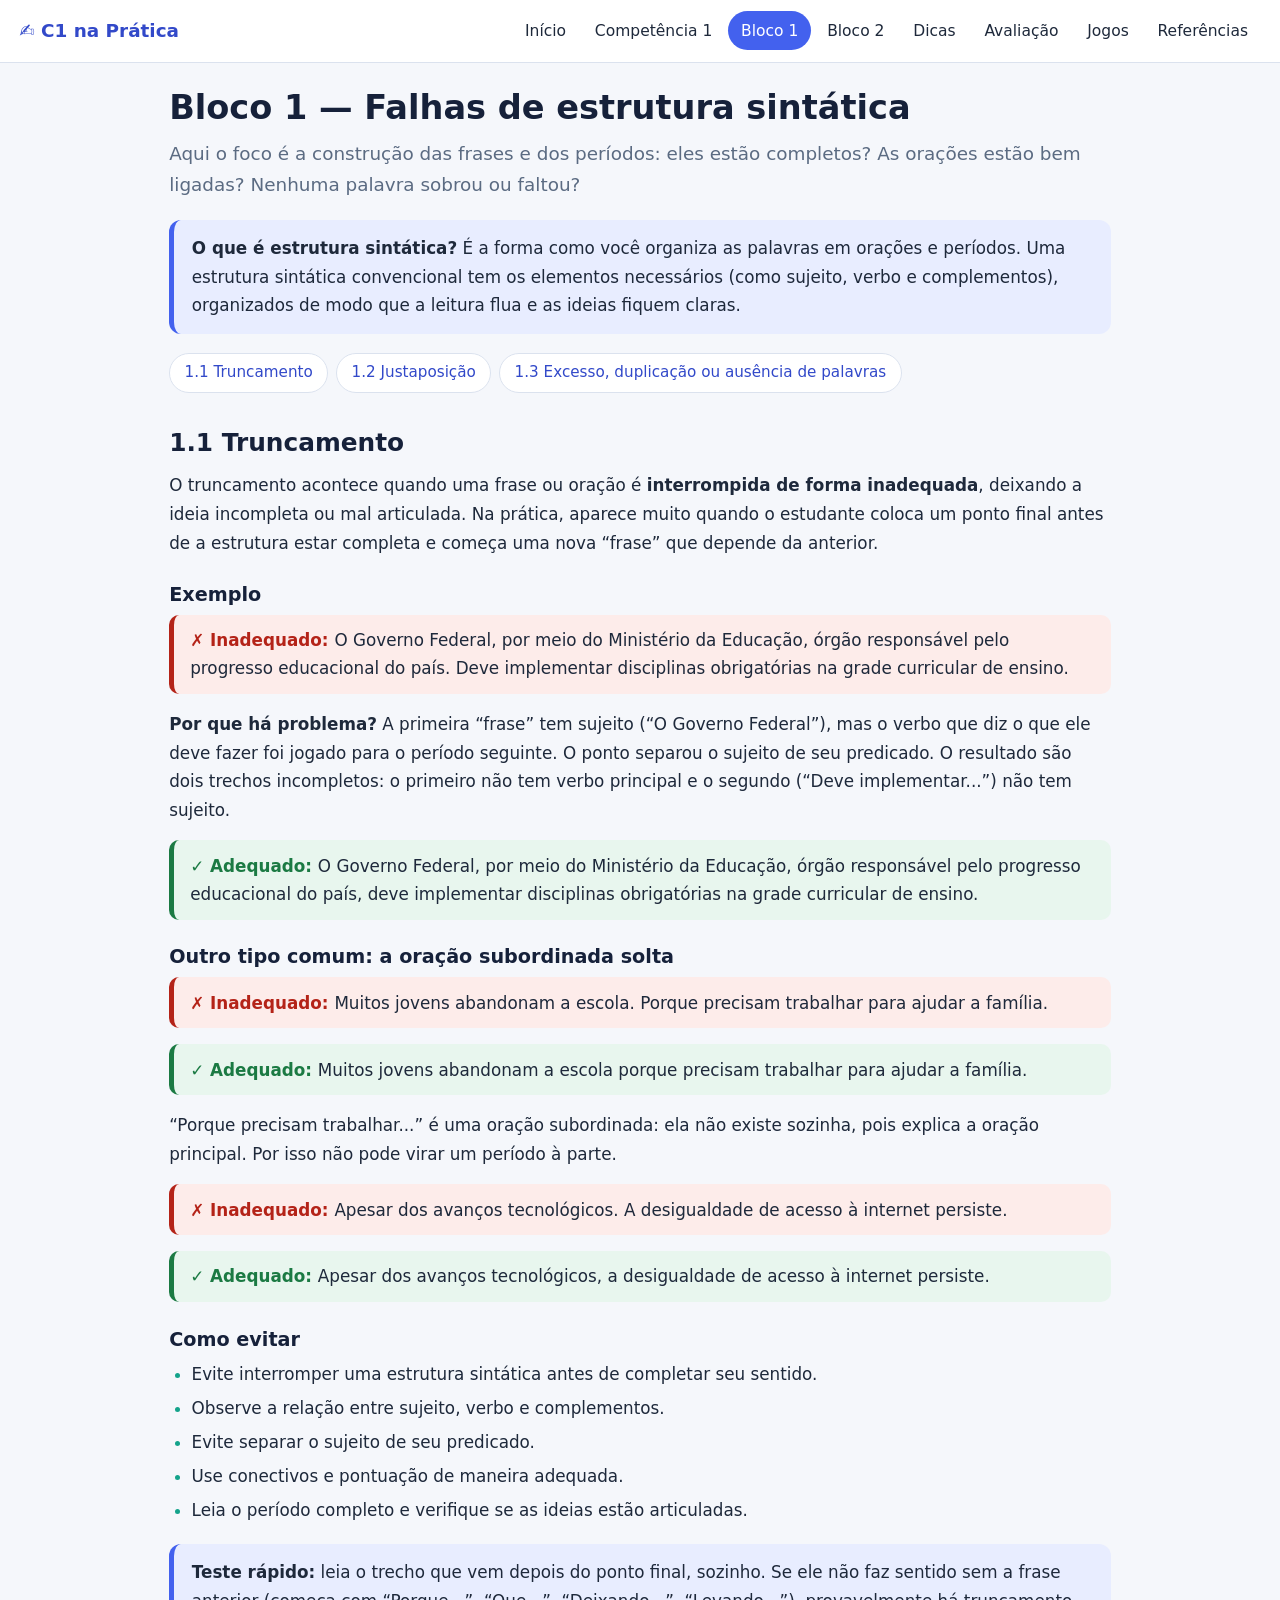
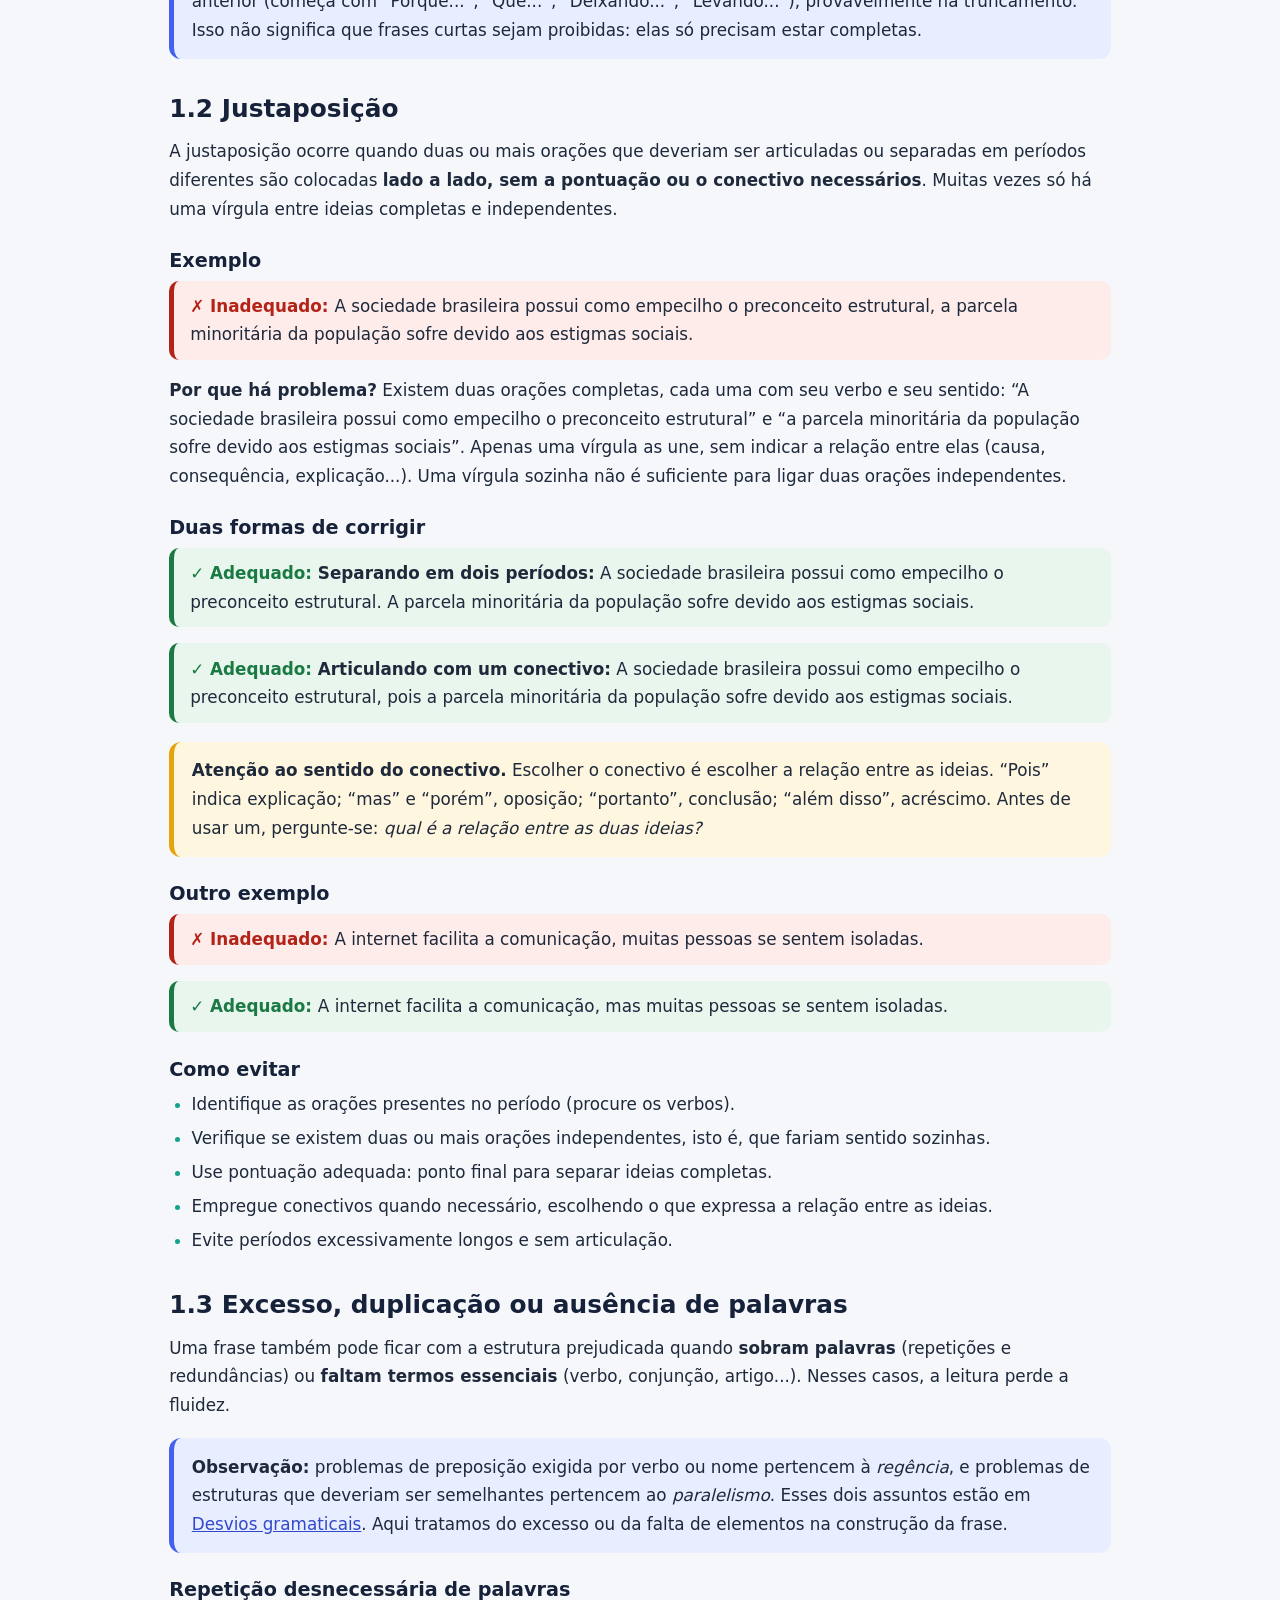
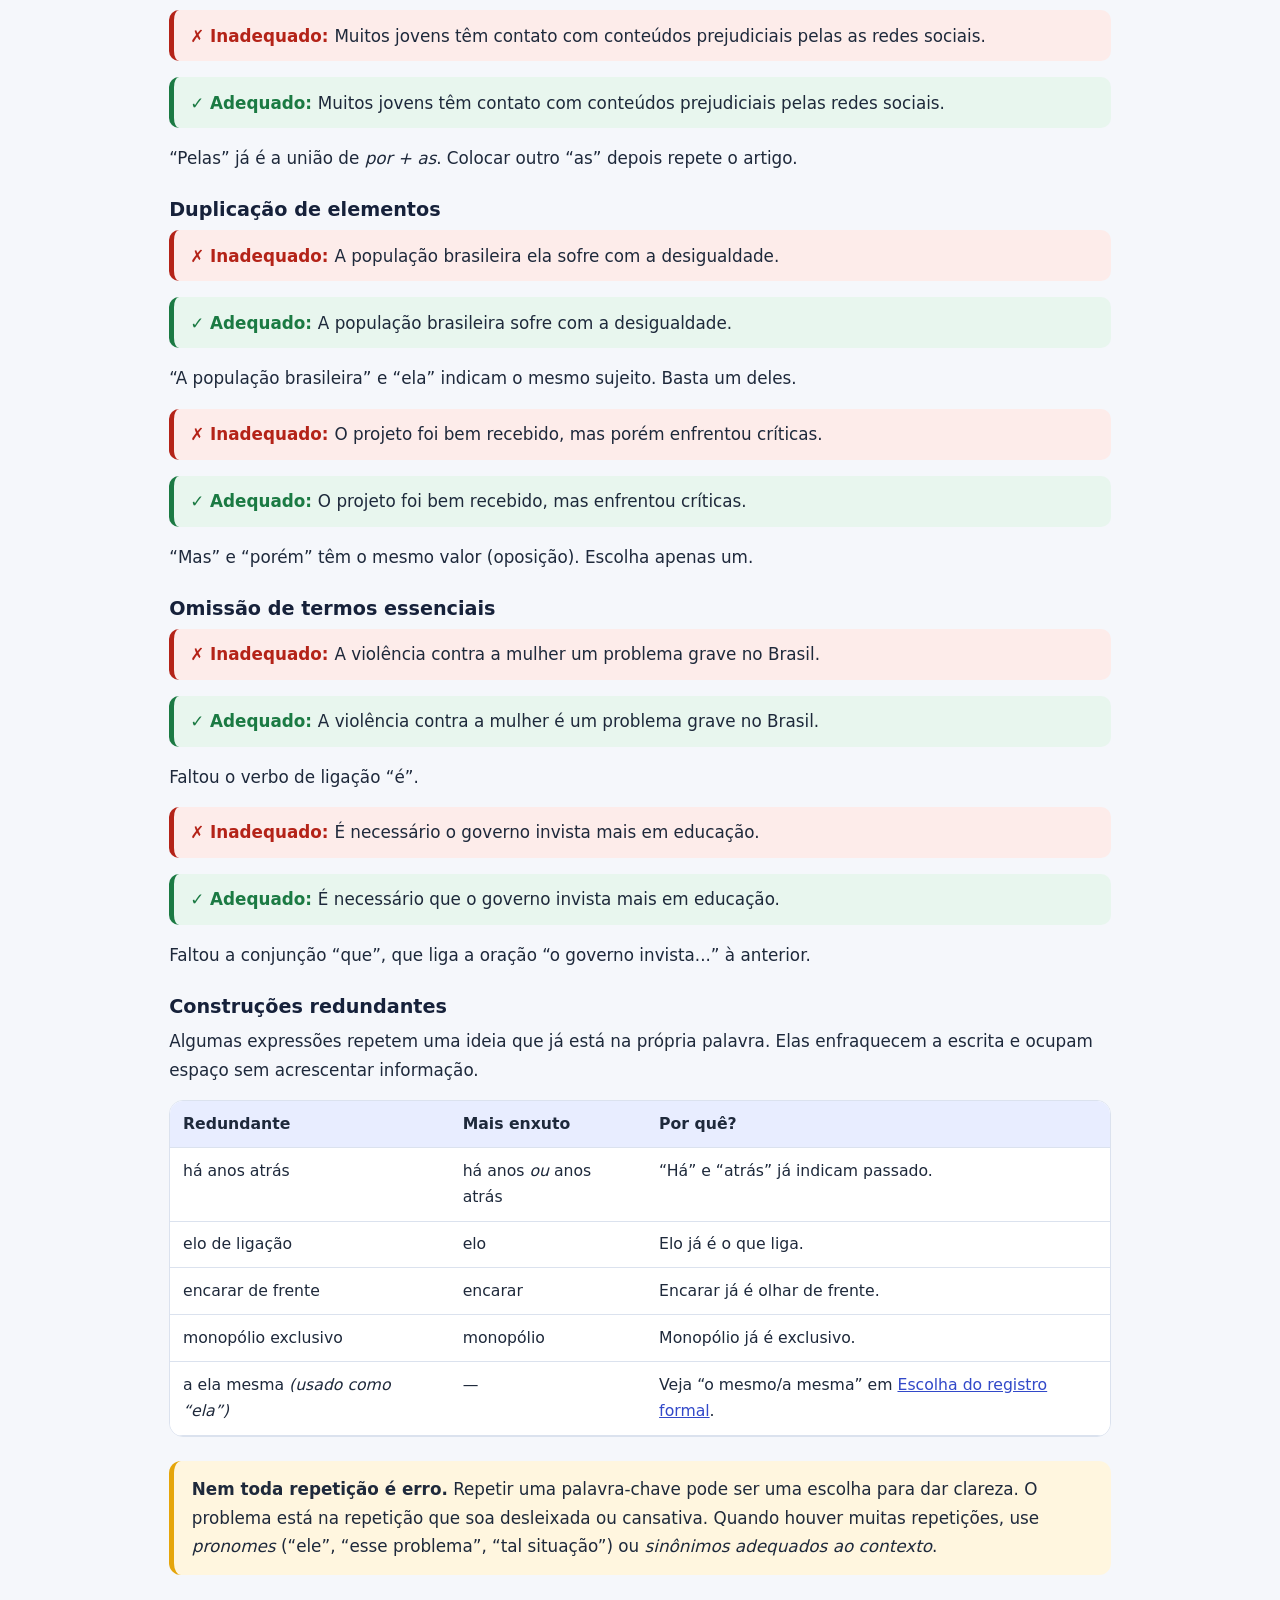
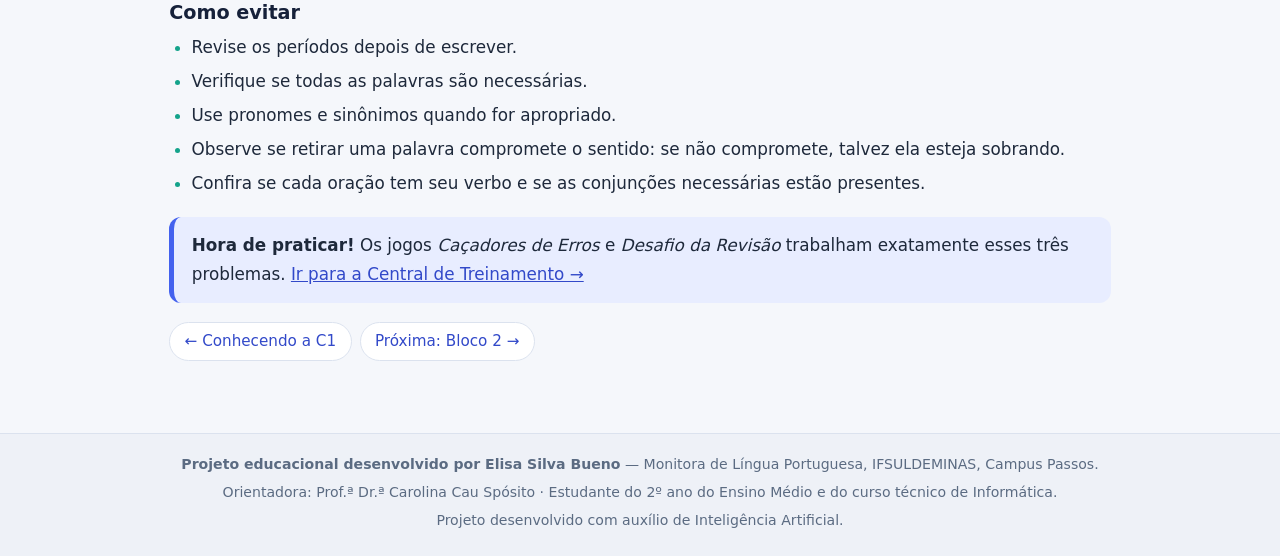
<file: paginas/estrutura-sintatica.html>
<!DOCTYPE html>
<!-- estrutura-sintatica.html — BLOCO 1: falhas de estrutura sintática (1.1, 1.2 e 1.3) -->
<html lang="pt-BR">
<head>
  <meta charset="UTF-8">
  <meta name="viewport" content="width=device-width, initial-scale=1">
  <title>Bloco 1 — Falhas de estrutura sintática — C1 na Prática</title>
  <link rel="stylesheet" href="../css/estilo.css">
</head>
<body>

  <header>
    <a href="../index.html">✍️ C1 na Prática</a>
    <button type="button" aria-expanded="false" aria-label="Abrir ou fechar o menu">☰ Menu</button>
    <nav aria-label="Menu principal">
      <a href="../index.html">Início</a>
      <a href="competencia1.html">Competência 1</a>
      <a href="estrutura-sintatica.html" aria-current="page">Bloco 1</a>
      <a href="desvios.html">Bloco 2</a>
      <a href="dicas.html">Dicas</a>
      <a href="avaliacao.html">Avaliação</a>
      <a href="jogos.html">Jogos</a>
      <a href="referencias.html">Referências</a>
    </nav>
  </header>

  <main>
    <h1>Bloco 1 — Falhas de estrutura sintática</h1>
    <p>Aqui o foco é a construção das frases e dos períodos: eles estão completos? As orações estão bem ligadas? Nenhuma palavra sobrou ou faltou?</p>

    <aside>
      <p><strong>O que é estrutura sintática?</strong> É a forma como você organiza as palavras em orações e períodos. Uma estrutura sintática convencional tem os elementos necessários (como sujeito, verbo e complementos), organizados de modo que a leitura flua e as ideias fiquem claras.</p>
    </aside>

    <nav aria-label="Índice da página">
      <a href="#truncamento">1.1 Truncamento</a>
      <a href="#justaposicao">1.2 Justaposição</a>
      <a href="#excesso">1.3 Excesso, duplicação ou ausência de palavras</a>
    </nav>

    <!-- ===== 1.1 TRUNCAMENTO ===== -->
    <section id="truncamento">
      <h2>1.1 Truncamento</h2>
      <p>O truncamento acontece quando uma frase ou oração é <strong>interrompida de forma inadequada</strong>, deixando a ideia incompleta ou mal articulada. Na prática, aparece muito quando o estudante coloca um ponto final antes de a estrutura estar completa e começa uma nova “frase” que depende da anterior.</p>

      <h3>Exemplo</h3>
      <p class="errado">O Governo Federal, por meio do Ministério da Educação, órgão responsável pelo progresso educacional do país. Deve implementar disciplinas obrigatórias na grade curricular de ensino.</p>

      <p><strong>Por que há problema?</strong> A primeira “frase” tem sujeito (“O Governo Federal”), mas o verbo que diz o que ele deve fazer foi jogado para o período seguinte. O ponto separou o sujeito de seu predicado. O resultado são dois trechos incompletos: o primeiro não tem verbo principal e o segundo (“Deve implementar...”) não tem sujeito.</p>

      <p class="certo">O Governo Federal, por meio do Ministério da Educação, órgão responsável pelo progresso educacional do país, deve implementar disciplinas obrigatórias na grade curricular de ensino.</p>

      <h3>Outro tipo comum: a oração subordinada solta</h3>
      <p class="errado">Muitos jovens abandonam a escola. Porque precisam trabalhar para ajudar a família.</p>
      <p class="certo">Muitos jovens abandonam a escola porque precisam trabalhar para ajudar a família.</p>
      <p>“Porque precisam trabalhar...” é uma oração subordinada: ela não existe sozinha, pois explica a oração principal. Por isso não pode virar um período à parte.</p>

      <p class="errado">Apesar dos avanços tecnológicos. A desigualdade de acesso à internet persiste.</p>
      <p class="certo">Apesar dos avanços tecnológicos, a desigualdade de acesso à internet persiste.</p>

      <h3>Como evitar</h3>
      <ul>
        <li>Evite interromper uma estrutura sintática antes de completar seu sentido.</li>
        <li>Observe a relação entre sujeito, verbo e complementos.</li>
        <li>Evite separar o sujeito de seu predicado.</li>
        <li>Use conectivos e pontuação de maneira adequada.</li>
        <li>Leia o período completo e verifique se as ideias estão articuladas.</li>
      </ul>

      <aside>
        <p><strong>Teste rápido:</strong> leia o trecho que vem depois do ponto final, sozinho. Se ele não faz sentido sem a frase anterior (começa com “Porque...”, “Que...”, “Deixando...”, “Levando...”), provavelmente há truncamento. Isso não significa que frases curtas sejam proibidas: elas só precisam estar completas.</p>
      </aside>
    </section>

    <!-- ===== 1.2 JUSTAPOSIÇÃO ===== -->
    <section id="justaposicao">
      <h2>1.2 Justaposição</h2>
      <p>A justaposição ocorre quando duas ou mais orações que deveriam ser articuladas ou separadas em períodos diferentes são colocadas <strong>lado a lado, sem a pontuação ou o conectivo necessários</strong>. Muitas vezes só há uma vírgula entre ideias completas e independentes.</p>

      <h3>Exemplo</h3>
      <p class="errado">A sociedade brasileira possui como empecilho o preconceito estrutural, a parcela minoritária da população sofre devido aos estigmas sociais.</p>

      <p><strong>Por que há problema?</strong> Existem duas orações completas, cada uma com seu verbo e seu sentido: “A sociedade brasileira possui como empecilho o preconceito estrutural” e “a parcela minoritária da população sofre devido aos estigmas sociais”. Apenas uma vírgula as une, sem indicar a relação entre elas (causa, consequência, explicação...). Uma vírgula sozinha não é suficiente para ligar duas orações independentes.</p>

      <h3>Duas formas de corrigir</h3>
      <p class="certo"><strong>Separando em dois períodos:</strong> A sociedade brasileira possui como empecilho o preconceito estrutural. A parcela minoritária da população sofre devido aos estigmas sociais.</p>
      <p class="certo"><strong>Articulando com um conectivo:</strong> A sociedade brasileira possui como empecilho o preconceito estrutural, pois a parcela minoritária da população sofre devido aos estigmas sociais.</p>

      <aside class="atencao">
        <p><strong>Atenção ao sentido do conectivo.</strong> Escolher o conectivo é escolher a relação entre as ideias. “Pois” indica explicação; “mas” e “porém”, oposição; “portanto”, conclusão; “além disso”, acréscimo. Antes de usar um, pergunte-se: <em>qual é a relação entre as duas ideias?</em></p>
      </aside>

      <h3>Outro exemplo</h3>
      <p class="errado">A internet facilita a comunicação, muitas pessoas se sentem isoladas.</p>
      <p class="certo">A internet facilita a comunicação, mas muitas pessoas se sentem isoladas.</p>

      <h3>Como evitar</h3>
      <ul>
        <li>Identifique as orações presentes no período (procure os verbos).</li>
        <li>Verifique se existem duas ou mais orações independentes, isto é, que fariam sentido sozinhas.</li>
        <li>Use pontuação adequada: ponto final para separar ideias completas.</li>
        <li>Empregue conectivos quando necessário, escolhendo o que expressa a relação entre as ideias.</li>
        <li>Evite períodos excessivamente longos e sem articulação.</li>
      </ul>
    </section>

    <!-- ===== 1.3 EXCESSO, DUPLICAÇÃO OU AUSÊNCIA ===== -->
    <section id="excesso">
      <h2>1.3 Excesso, duplicação ou ausência de palavras</h2>
      <p>Uma frase também pode ficar com a estrutura prejudicada quando <strong>sobram palavras</strong> (repetições e redundâncias) ou <strong>faltam termos essenciais</strong> (verbo, conjunção, artigo...). Nesses casos, a leitura perde a fluidez.</p>

      <aside>
        <p><strong>Observação:</strong> problemas de preposição exigida por verbo ou nome pertencem à <em>regência</em>, e problemas de estruturas que deveriam ser semelhantes pertencem ao <em>paralelismo</em>. Esses dois assuntos estão em <a href="gramatica.html">Desvios gramaticais</a>. Aqui tratamos do excesso ou da falta de elementos na construção da frase.</p>
      </aside>

      <h3>Repetição desnecessária de palavras</h3>
      <p class="errado">Muitos jovens têm contato com conteúdos prejudiciais pelas as redes sociais.</p>
      <p class="certo">Muitos jovens têm contato com conteúdos prejudiciais pelas redes sociais.</p>
      <p>“Pelas” já é a união de <em>por + as</em>. Colocar outro “as” depois repete o artigo.</p>

      <h3>Duplicação de elementos</h3>
      <p class="errado">A população brasileira ela sofre com a desigualdade.</p>
      <p class="certo">A população brasileira sofre com a desigualdade.</p>
      <p>“A população brasileira” e “ela” indicam o mesmo sujeito. Basta um deles.</p>

      <p class="errado">O projeto foi bem recebido, mas porém enfrentou críticas.</p>
      <p class="certo">O projeto foi bem recebido, mas enfrentou críticas.</p>
      <p>“Mas” e “porém” têm o mesmo valor (oposição). Escolha apenas um.</p>

      <h3>Omissão de termos essenciais</h3>
      <p class="errado">A violência contra a mulher um problema grave no Brasil.</p>
      <p class="certo">A violência contra a mulher é um problema grave no Brasil.</p>
      <p>Faltou o verbo de ligação “é”.</p>

      <p class="errado">É necessário o governo invista mais em educação.</p>
      <p class="certo">É necessário que o governo invista mais em educação.</p>
      <p>Faltou a conjunção “que”, que liga a oração “o governo invista...” à anterior.</p>

      <h3>Construções redundantes</h3>
      <p>Algumas expressões repetem uma ideia que já está na própria palavra. Elas enfraquecem a escrita e ocupam espaço sem acrescentar informação.</p>

      <div class="tabela">
        <table>
          <thead>
            <tr><th>Redundante</th><th>Mais enxuto</th><th>Por quê?</th></tr>
          </thead>
          <tbody>
            <tr><td>há anos atrás</td><td>há anos <em>ou</em> anos atrás</td><td>“Há” e “atrás” já indicam passado.</td></tr>
            <tr><td>elo de ligação</td><td>elo</td><td>Elo já é o que liga.</td></tr>
            <tr><td>encarar de frente</td><td>encarar</td><td>Encarar já é olhar de frente.</td></tr>
            <tr><td>monopólio exclusivo</td><td>monopólio</td><td>Monopólio já é exclusivo.</td></tr>
            <tr><td>a ela mesma <em>(usado como “ela”)</em></td><td>—</td><td>Veja “o mesmo/a mesma” em <a href="registro-formal.html#cliches">Escolha do registro formal</a>.</td></tr>
          </tbody>
        </table>
      </div>

      <aside class="atencao">
        <p><strong>Nem toda repetição é erro.</strong> Repetir uma palavra-chave pode ser uma escolha para dar clareza. O problema está na repetição que soa desleixada ou cansativa. Quando houver muitas repetições, use <em>pronomes</em> (“ele”, “esse problema”, “tal situação”) ou <em>sinônimos adequados ao contexto</em>.</p>
      </aside>

      <h3>Como evitar</h3>
      <ul>
        <li>Revise os períodos depois de escrever.</li>
        <li>Verifique se todas as palavras são necessárias.</li>
        <li>Use pronomes e sinônimos quando for apropriado.</li>
        <li>Observe se retirar uma palavra compromete o sentido: se não compromete, talvez ela esteja sobrando.</li>
        <li>Confira se cada oração tem seu verbo e se as conjunções necessárias estão presentes.</li>
      </ul>
    </section>

    <aside>
      <p><strong>Hora de praticar!</strong> Os jogos <em>Caçadores de Erros</em> e <em>Desafio da Revisão</em> trabalham exatamente esses três problemas. <a href="jogos.html">Ir para a Central de Treinamento →</a></p>
    </aside>

    <nav aria-label="Navegação entre páginas">
      <a href="competencia1.html">← Conhecendo a C1</a>
      <a href="desvios.html">Próxima: Bloco 2 →</a>
    </nav>
  </main>

  <footer>
    <p><strong>Projeto educacional desenvolvido por Elisa Silva Bueno</strong> — Monitora de Língua Portuguesa, IFSULDEMINAS, Campus Passos.</p>
    <p>Orientadora: Prof.ª Dr.ª Carolina Cau Spósito · Estudante do 2º ano do Ensino Médio e do curso técnico de Informática.</p>
    <p>Projeto desenvolvido com auxílio de Inteligência Artificial.</p>
  </footer>

  <script src="../js/principal.js"></script>
</body>
</html>
</file>
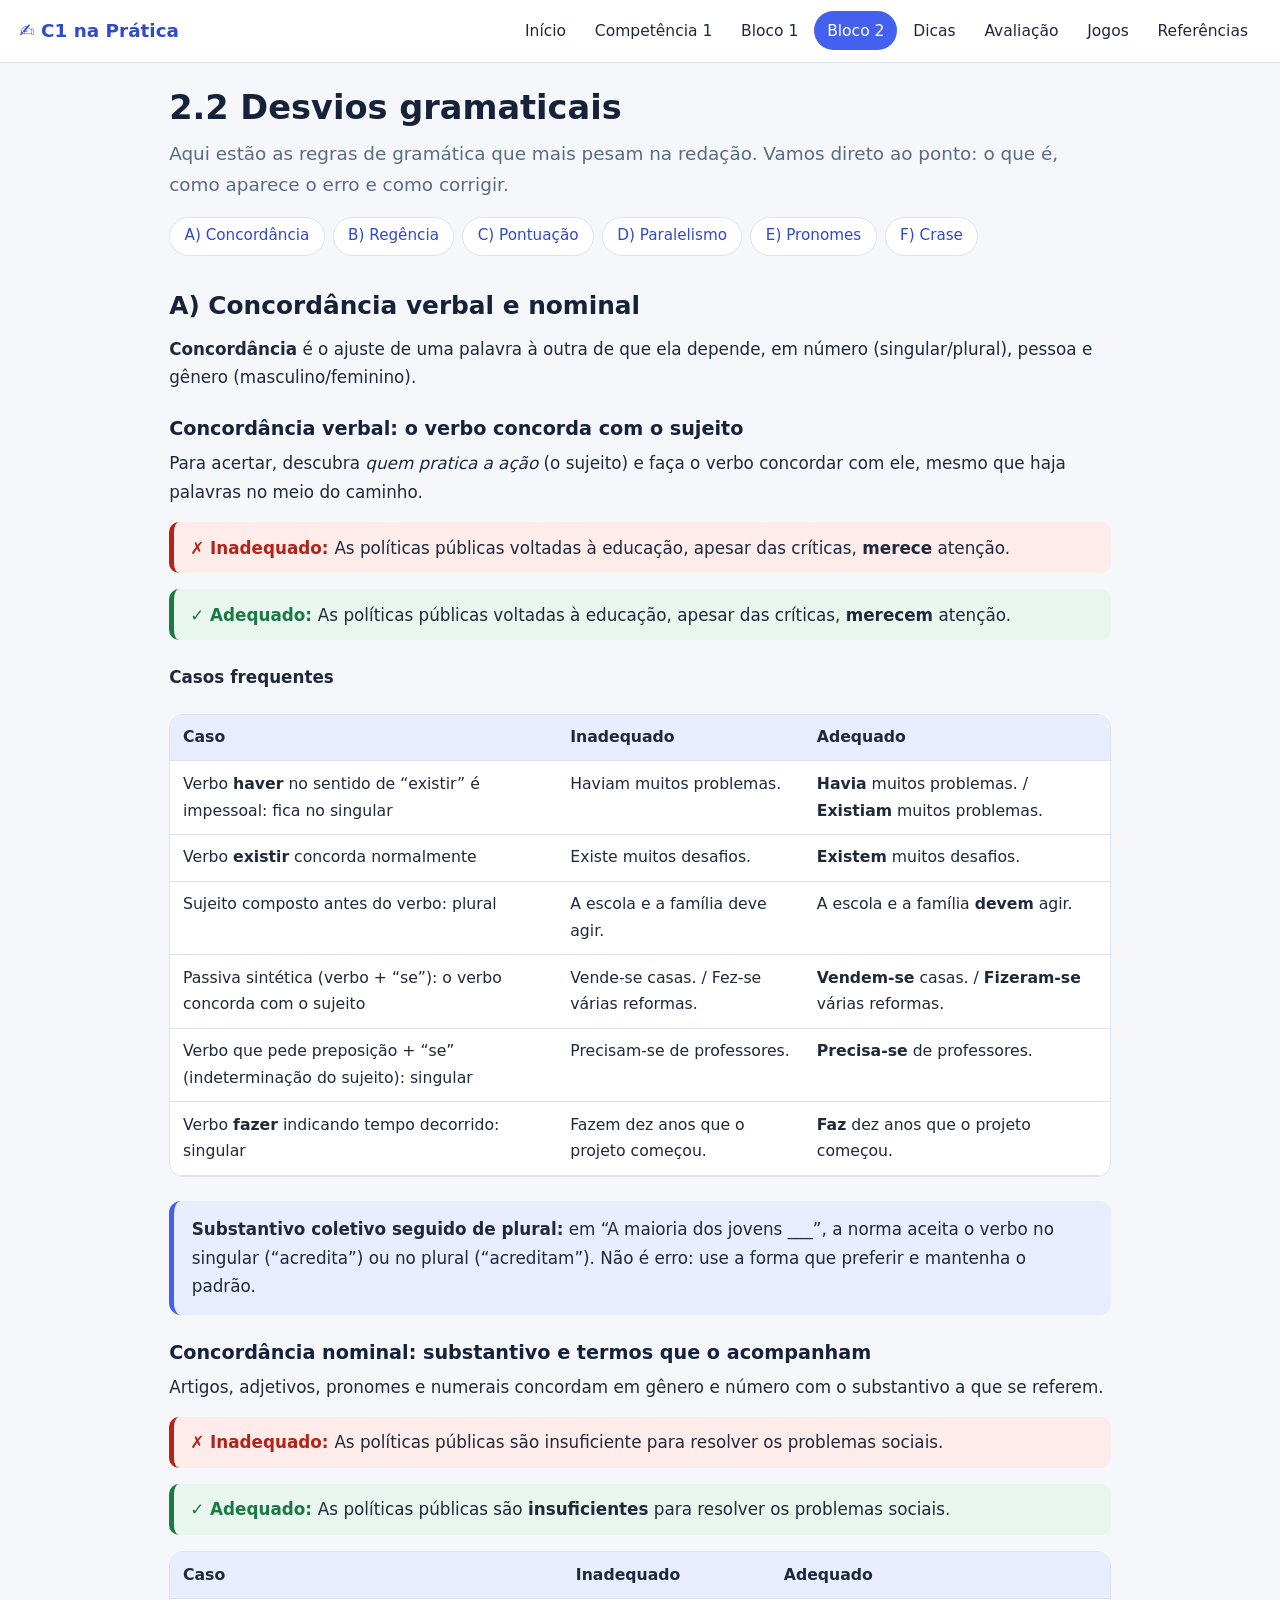
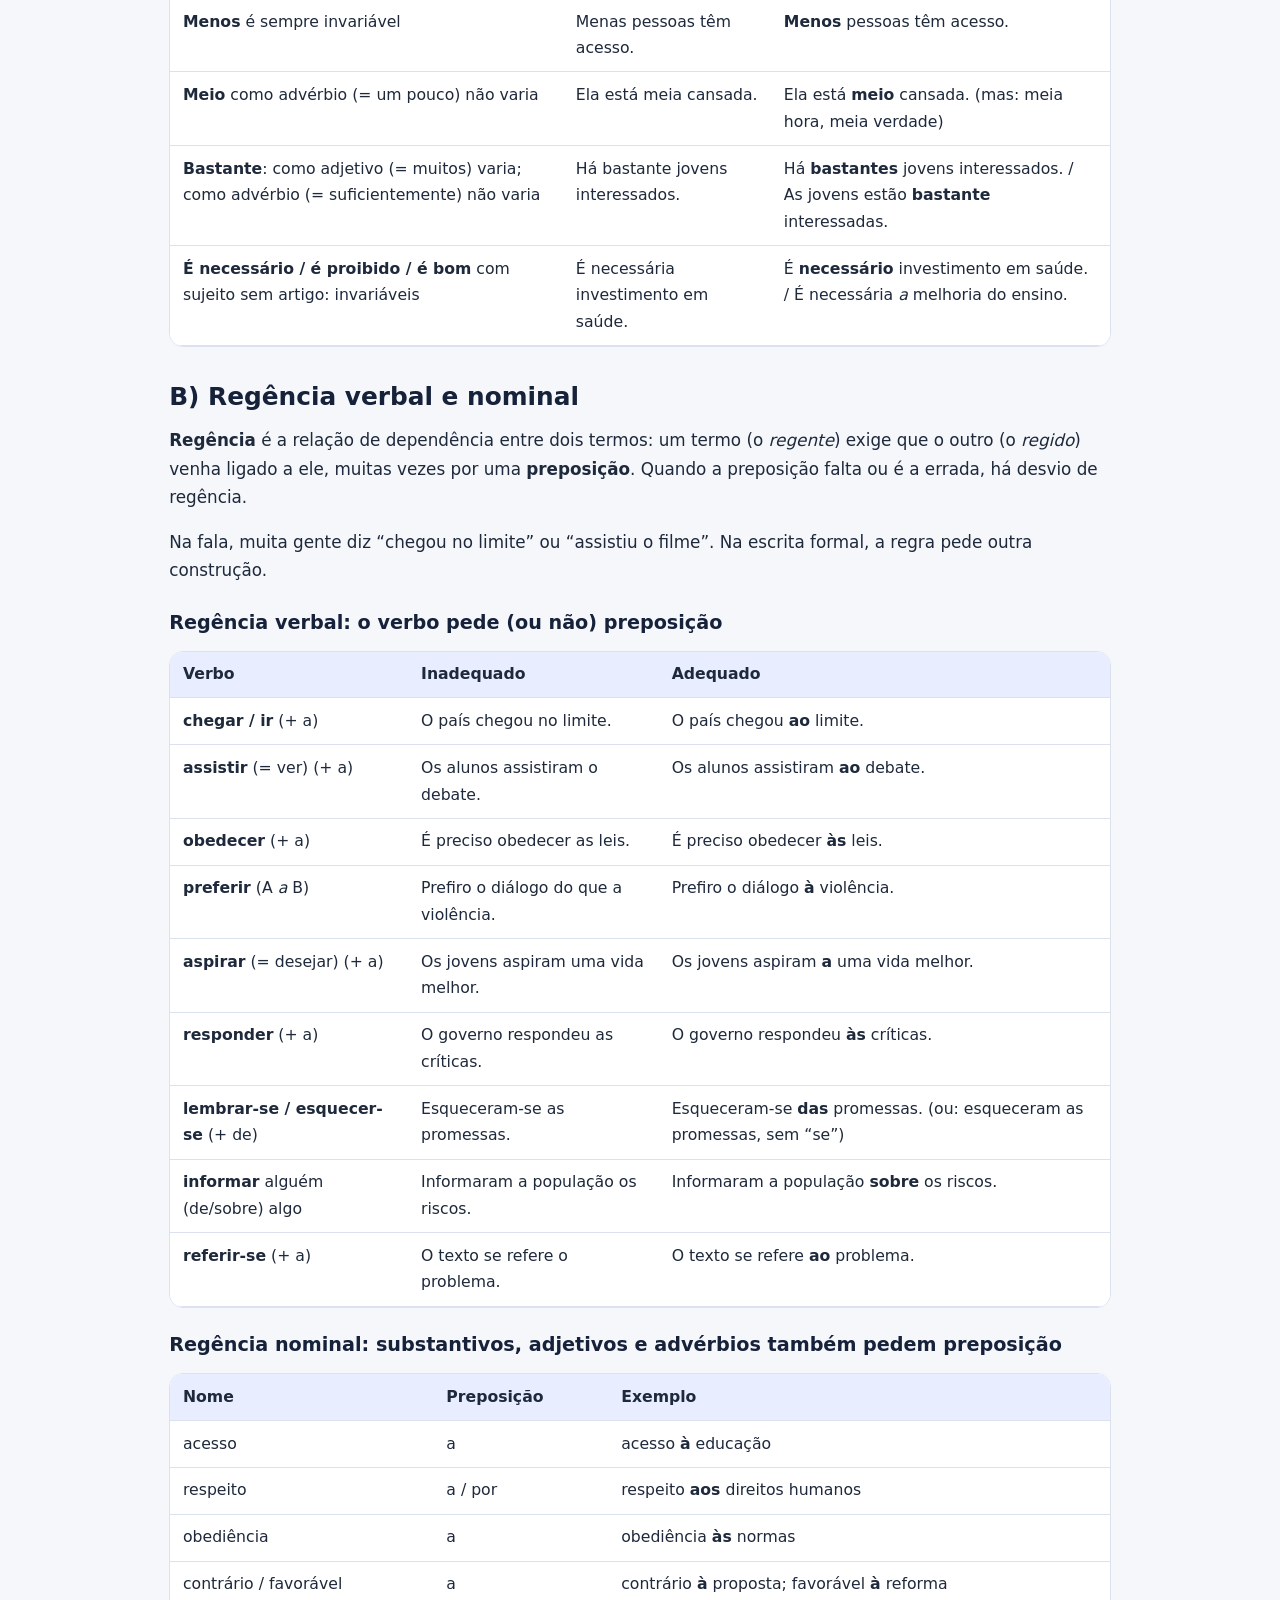
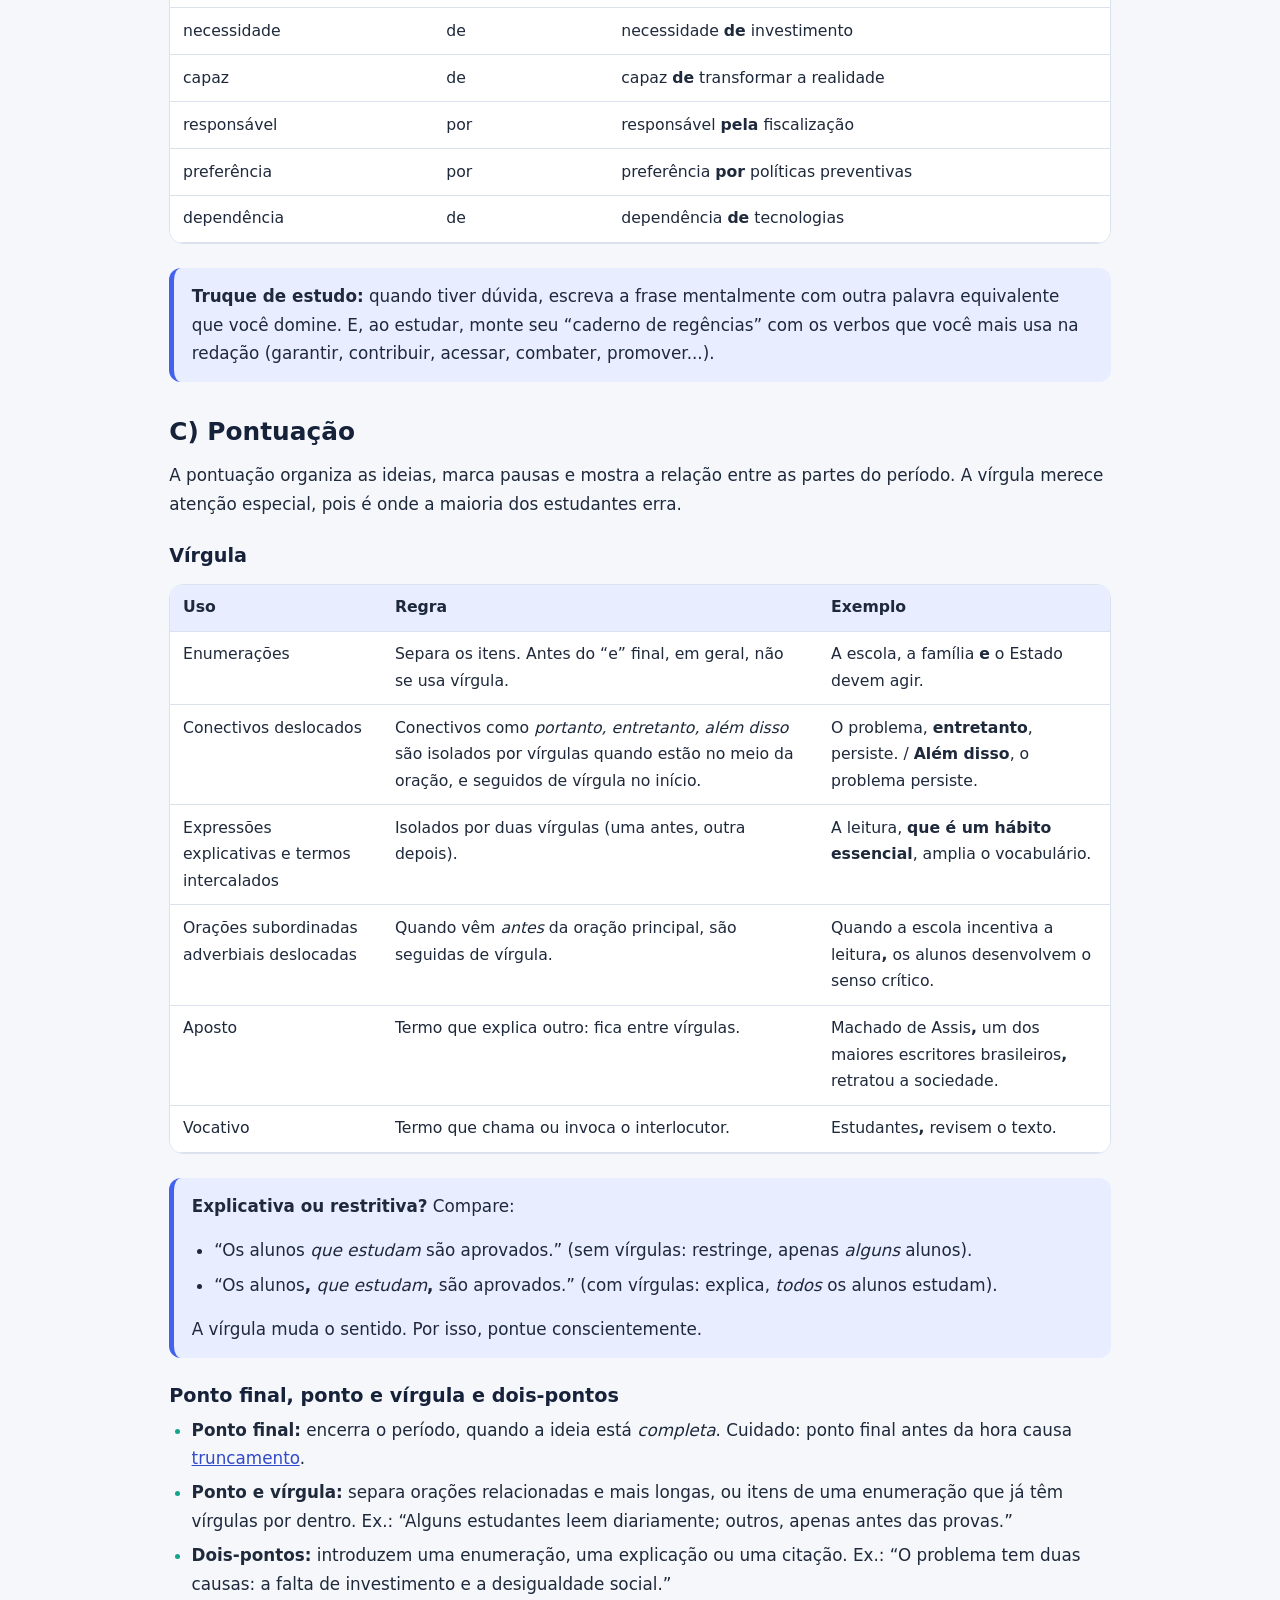
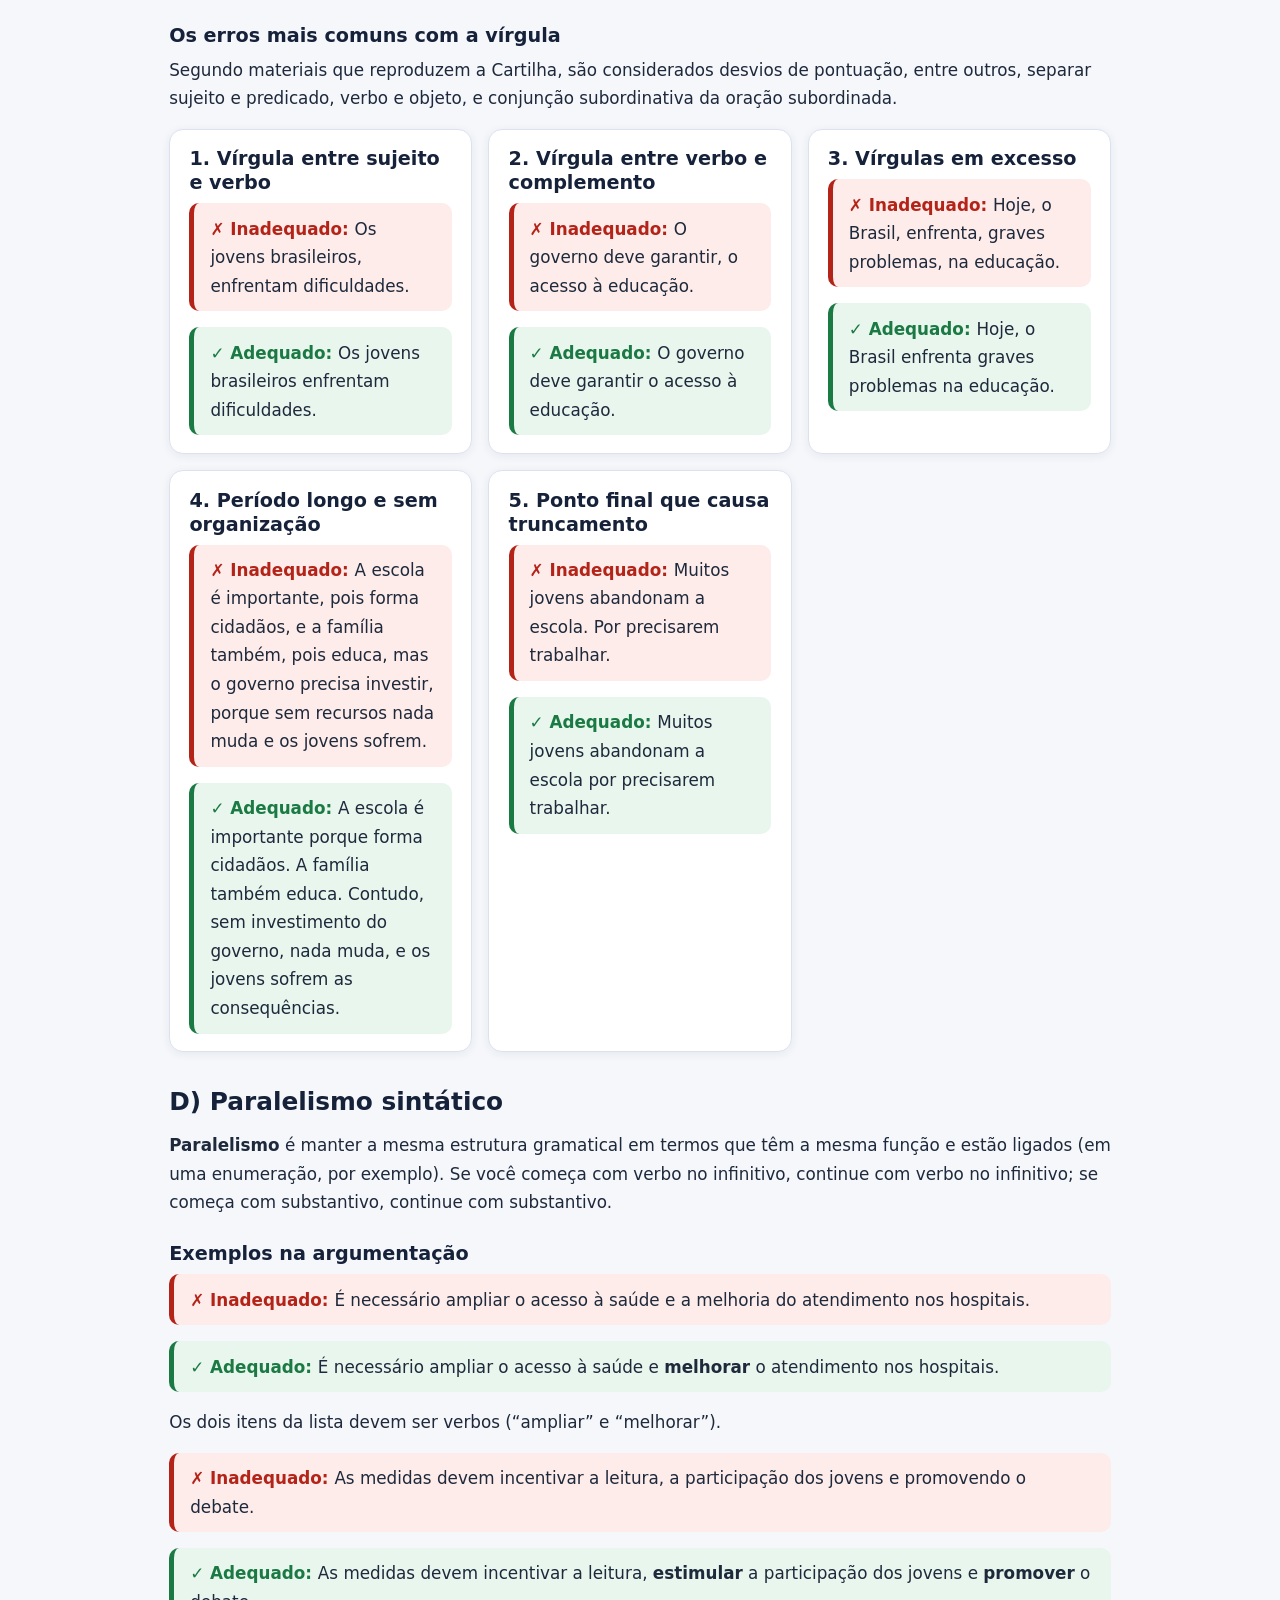
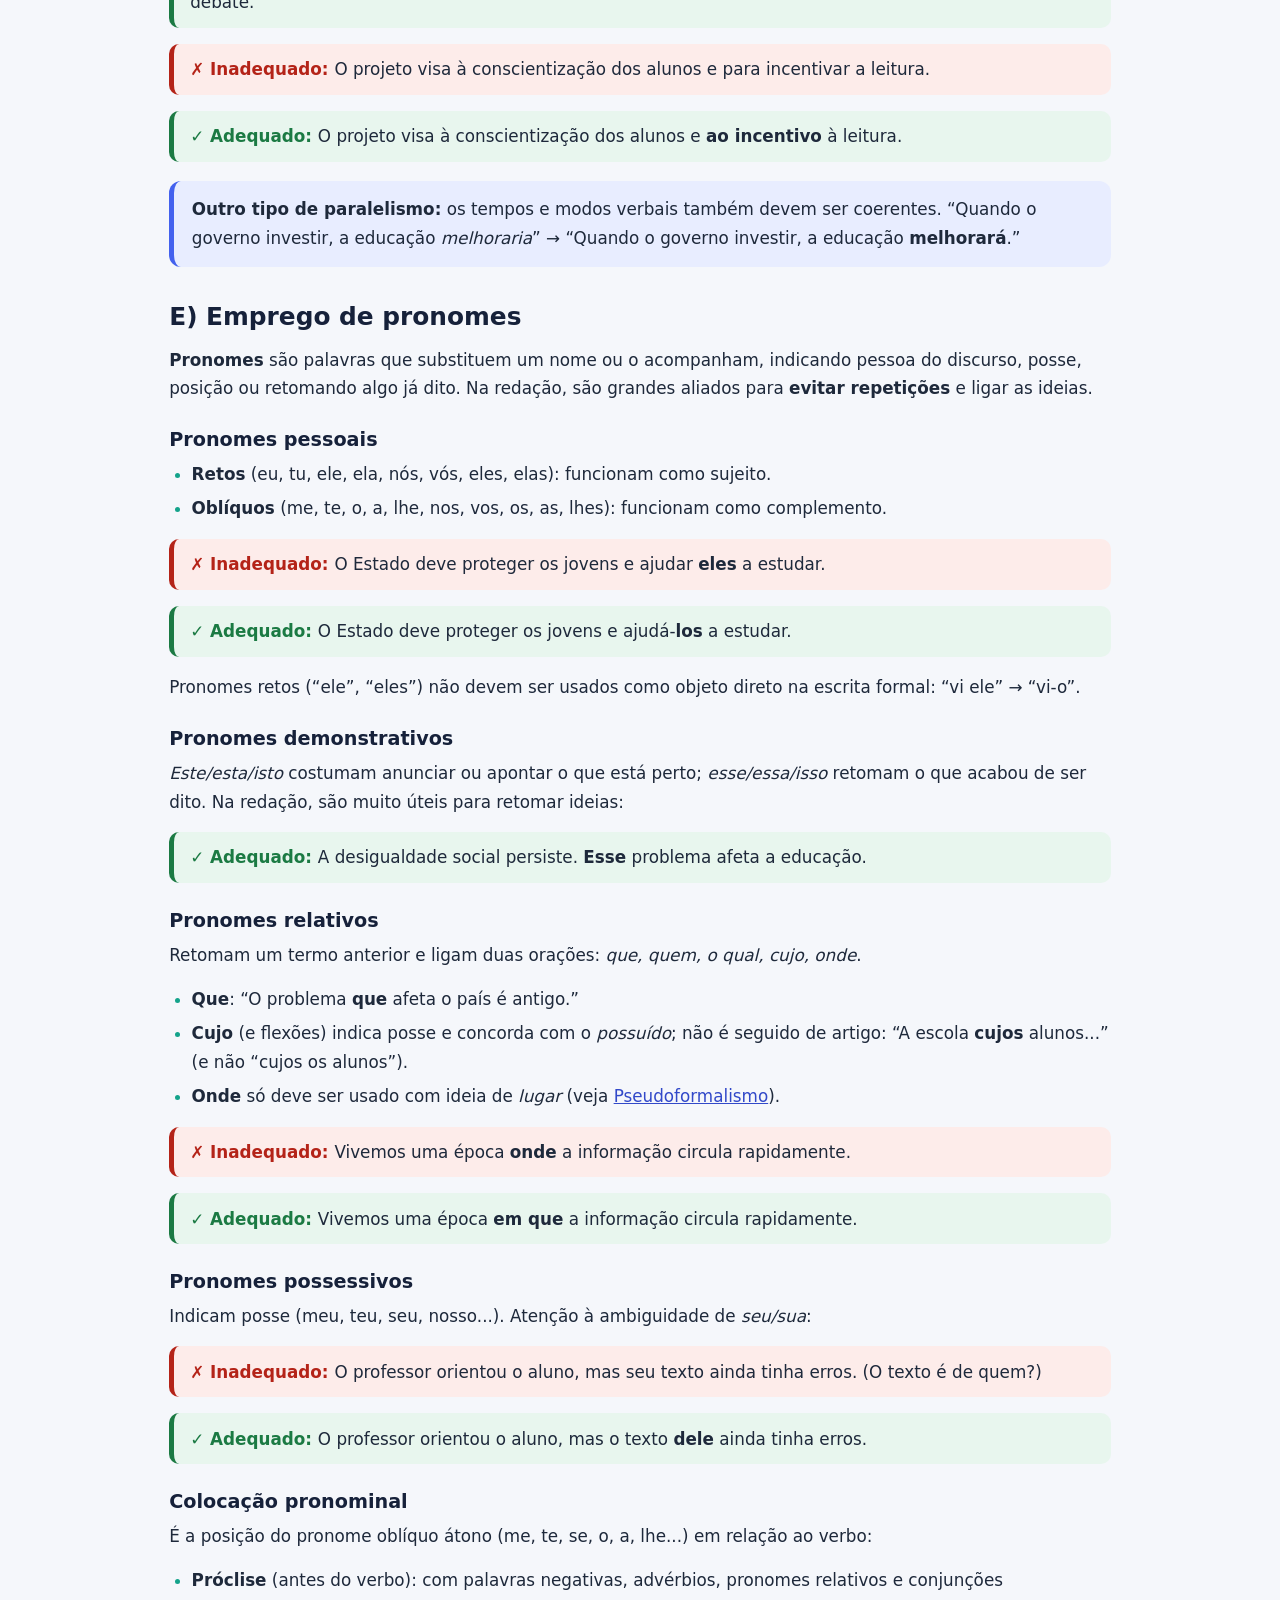
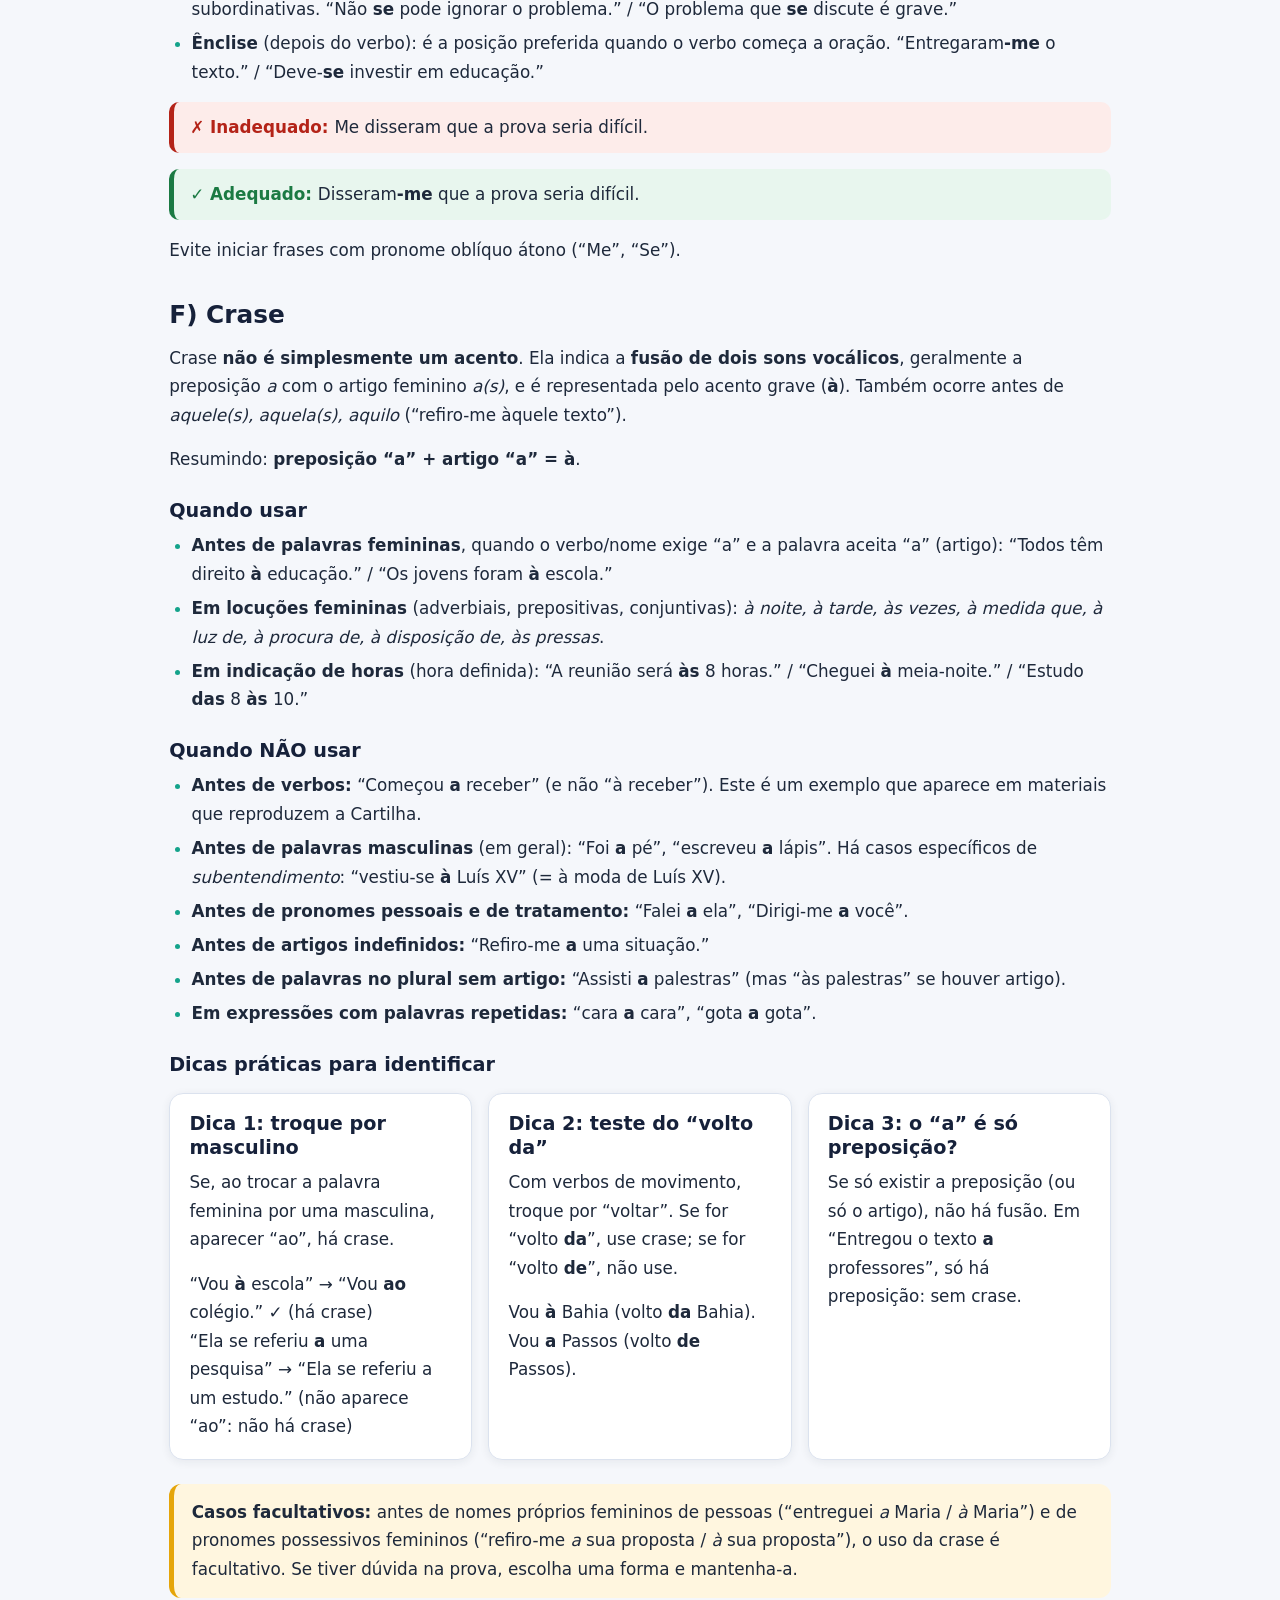
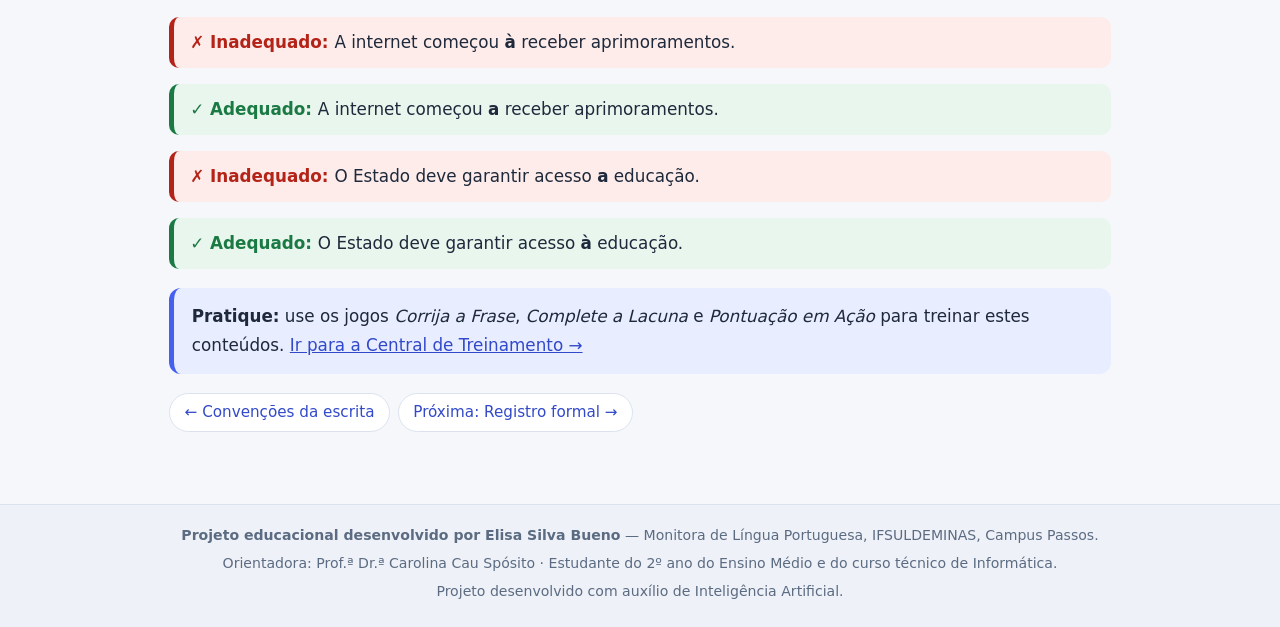
<file: paginas/gramatica.html>
<!DOCTYPE html>
<!-- gramatica.html — 2.2 Desvios gramaticais: concordância, regência, pontuação, paralelismo, pronomes e crase -->
<html lang="pt-BR">
<head>
  <meta charset="UTF-8">
  <meta name="viewport" content="width=device-width, initial-scale=1">
  <title>2.2 Desvios gramaticais — C1 na Prática</title>
  <link rel="stylesheet" href="../css/estilo.css">
</head>
<body>

  <header>
    <a href="../index.html">✍️ C1 na Prática</a>
    <button type="button" aria-expanded="false" aria-label="Abrir ou fechar o menu">☰ Menu</button>
    <nav aria-label="Menu principal">
      <a href="../index.html">Início</a>
      <a href="competencia1.html">Competência 1</a>
      <a href="estrutura-sintatica.html">Bloco 1</a>
      <a href="desvios.html" aria-current="page">Bloco 2</a>
      <a href="dicas.html">Dicas</a>
      <a href="avaliacao.html">Avaliação</a>
      <a href="jogos.html">Jogos</a>
      <a href="referencias.html">Referências</a>
    </nav>
  </header>

  <main>
    <h1>2.2 Desvios gramaticais</h1>
    <p>Aqui estão as regras de gramática que mais pesam na redação. Vamos direto ao ponto: o que é, como aparece o erro e como corrigir.</p>

    <nav aria-label="Índice da página">
      <a href="#concordancia">A) Concordância</a>
      <a href="#regencia">B) Regência</a>
      <a href="#pontuacao">C) Pontuação</a>
      <a href="#paralelismo">D) Paralelismo</a>
      <a href="#pronomes">E) Pronomes</a>
      <a href="#crase">F) Crase</a>
    </nav>

    <!-- ===== A) CONCORDÂNCIA ===== -->
    <section id="concordancia">
      <h2>A) Concordância verbal e nominal</h2>
      <p><strong>Concordância</strong> é o ajuste de uma palavra à outra de que ela depende, em número (singular/plural), pessoa e gênero (masculino/feminino).</p>

      <h3>Concordância verbal: o verbo concorda com o sujeito</h3>
      <p>Para acertar, descubra <em>quem pratica a ação</em> (o sujeito) e faça o verbo concordar com ele, mesmo que haja palavras no meio do caminho.</p>

      <p class="errado">As políticas públicas voltadas à educação, apesar das críticas, <strong>merece</strong> atenção.</p>
      <p class="certo">As políticas públicas voltadas à educação, apesar das críticas, <strong>merecem</strong> atenção.</p>

      <h4>Casos frequentes</h4>
      <div class="tabela">
        <table>
          <thead><tr><th>Caso</th><th>Inadequado</th><th>Adequado</th></tr></thead>
          <tbody>
            <tr><td>Verbo <strong>haver</strong> no sentido de “existir” é impessoal: fica no singular</td><td>Haviam muitos problemas.</td><td><strong>Havia</strong> muitos problemas. / <strong>Existiam</strong> muitos problemas.</td></tr>
            <tr><td>Verbo <strong>existir</strong> concorda normalmente</td><td>Existe muitos desafios.</td><td><strong>Existem</strong> muitos desafios.</td></tr>
            <tr><td>Sujeito composto antes do verbo: plural</td><td>A escola e a família deve agir.</td><td>A escola e a família <strong>devem</strong> agir.</td></tr>
            <tr><td>Passiva sintética (verbo + “se”): o verbo concorda com o sujeito</td><td>Vende-se casas. / Fez-se várias reformas.</td><td><strong>Vendem-se</strong> casas. / <strong>Fizeram-se</strong> várias reformas.</td></tr>
            <tr><td>Verbo que pede preposição + “se” (indeterminação do sujeito): singular</td><td>Precisam-se de professores.</td><td><strong>Precisa-se</strong> de professores.</td></tr>
            <tr><td>Verbo <strong>fazer</strong> indicando tempo decorrido: singular</td><td>Fazem dez anos que o projeto começou.</td><td><strong>Faz</strong> dez anos que o projeto começou.</td></tr>
          </tbody>
        </table>
      </div>

      <aside>
        <p><strong>Substantivo coletivo seguido de plural:</strong> em “A maioria dos jovens ___”, a norma aceita o verbo no singular (“acredita”) ou no plural (“acreditam”). Não é erro: use a forma que preferir e mantenha o padrão.</p>
      </aside>

      <h3>Concordância nominal: substantivo e termos que o acompanham</h3>
      <p>Artigos, adjetivos, pronomes e numerais concordam em gênero e número com o substantivo a que se referem.</p>

      <p class="errado">As políticas públicas são insuficiente para resolver os problemas sociais.</p>
      <p class="certo">As políticas públicas são <strong>insuficientes</strong> para resolver os problemas sociais.</p>

      <div class="tabela">
        <table>
          <thead><tr><th>Caso</th><th>Inadequado</th><th>Adequado</th></tr></thead>
          <tbody>
            <tr><td><strong>Menos</strong> é sempre invariável</td><td>Menas pessoas têm acesso.</td><td><strong>Menos</strong> pessoas têm acesso.</td></tr>
            <tr><td><strong>Meio</strong> como advérbio (= um pouco) não varia</td><td>Ela está meia cansada.</td><td>Ela está <strong>meio</strong> cansada. (mas: meia hora, meia verdade)</td></tr>
            <tr><td><strong>Bastante</strong>: como adjetivo (= muitos) varia; como advérbio (= suficientemente) não varia</td><td>Há bastante jovens interessados.</td><td>Há <strong>bastantes</strong> jovens interessados. / As jovens estão <strong>bastante</strong> interessadas.</td></tr>
            <tr><td><strong>É necessário / é proibido / é bom</strong> com sujeito sem artigo: invariáveis</td><td>É necessária investimento em saúde.</td><td>É <strong>necessário</strong> investimento em saúde. / É necessária <em>a</em> melhoria do ensino.</td></tr>
          </tbody>
        </table>
      </div>
    </section>

    <!-- ===== B) REGÊNCIA ===== -->
    <section id="regencia">
      <h2>B) Regência verbal e nominal</h2>
      <p><strong>Regência</strong> é a relação de dependência entre dois termos: um termo (o <em>regente</em>) exige que o outro (o <em>regido</em>) venha ligado a ele, muitas vezes por uma <strong>preposição</strong>. Quando a preposição falta ou é a errada, há desvio de regência.</p>
      <p>Na fala, muita gente diz “chegou no limite” ou “assistiu o filme”. Na escrita formal, a regra pede outra construção.</p>

      <h3>Regência verbal: o verbo pede (ou não) preposição</h3>
      <div class="tabela">
        <table>
          <thead><tr><th>Verbo</th><th>Inadequado</th><th>Adequado</th></tr></thead>
          <tbody>
            <tr><td><strong>chegar / ir</strong> (+ a)</td><td>O país chegou no limite.</td><td>O país chegou <strong>ao</strong> limite.</td></tr>
            <tr><td><strong>assistir</strong> (= ver) (+ a)</td><td>Os alunos assistiram o debate.</td><td>Os alunos assistiram <strong>ao</strong> debate.</td></tr>
            <tr><td><strong>obedecer</strong> (+ a)</td><td>É preciso obedecer as leis.</td><td>É preciso obedecer <strong>às</strong> leis.</td></tr>
            <tr><td><strong>preferir</strong> (A <em>a</em> B)</td><td>Prefiro o diálogo do que a violência.</td><td>Prefiro o diálogo <strong>à</strong> violência.</td></tr>
            <tr><td><strong>aspirar</strong> (= desejar) (+ a)</td><td>Os jovens aspiram uma vida melhor.</td><td>Os jovens aspiram <strong>a</strong> uma vida melhor.</td></tr>
            <tr><td><strong>responder</strong> (+ a)</td><td>O governo respondeu as críticas.</td><td>O governo respondeu <strong>às</strong> críticas.</td></tr>
            <tr><td><strong>lembrar-se / esquecer-se</strong> (+ de)</td><td>Esqueceram-se as promessas.</td><td>Esqueceram-se <strong>das</strong> promessas. (ou: esqueceram as promessas, sem “se”)</td></tr>
            <tr><td><strong>informar</strong> alguém (de/sobre) algo</td><td>Informaram a população os riscos.</td><td>Informaram a população <strong>sobre</strong> os riscos.</td></tr>
            <tr><td><strong>referir-se</strong> (+ a)</td><td>O texto se refere o problema.</td><td>O texto se refere <strong>ao</strong> problema.</td></tr>
          </tbody>
        </table>
      </div>

      <h3>Regência nominal: substantivos, adjetivos e advérbios também pedem preposição</h3>
      <div class="tabela">
        <table>
          <thead><tr><th>Nome</th><th>Preposição</th><th>Exemplo</th></tr></thead>
          <tbody>
            <tr><td>acesso</td><td>a</td><td>acesso <strong>à</strong> educação</td></tr>
            <tr><td>respeito</td><td>a / por</td><td>respeito <strong>aos</strong> direitos humanos</td></tr>
            <tr><td>obediência</td><td>a</td><td>obediência <strong>às</strong> normas</td></tr>
            <tr><td>contrário / favorável</td><td>a</td><td>contrário <strong>à</strong> proposta; favorável <strong>à</strong> reforma</td></tr>
            <tr><td>necessidade</td><td>de</td><td>necessidade <strong>de</strong> investimento</td></tr>
            <tr><td>capaz</td><td>de</td><td>capaz <strong>de</strong> transformar a realidade</td></tr>
            <tr><td>responsável</td><td>por</td><td>responsável <strong>pela</strong> fiscalização</td></tr>
            <tr><td>preferência</td><td>por</td><td>preferência <strong>por</strong> políticas preventivas</td></tr>
            <tr><td>dependência</td><td>de</td><td>dependência <strong>de</strong> tecnologias</td></tr>
          </tbody>
        </table>
      </div>

      <aside>
        <p><strong>Truque de estudo:</strong> quando tiver dúvida, escreva a frase mentalmente com outra palavra equivalente que você domine. E, ao estudar, monte seu “caderno de regências” com os verbos que você mais usa na redação (garantir, contribuir, acessar, combater, promover...).</p>
      </aside>
    </section>

    <!-- ===== C) PONTUAÇÃO ===== -->
    <section id="pontuacao">
      <h2>C) Pontuação</h2>
      <p>A pontuação organiza as ideias, marca pausas e mostra a relação entre as partes do período. A vírgula merece atenção especial, pois é onde a maioria dos estudantes erra.</p>

      <h3>Vírgula</h3>
      <div class="tabela">
        <table>
          <thead><tr><th>Uso</th><th>Regra</th><th>Exemplo</th></tr></thead>
          <tbody>
            <tr><td>Enumerações</td><td>Separa os itens. Antes do “e” final, em geral, não se usa vírgula.</td><td>A escola, a família <strong>e</strong> o Estado devem agir.</td></tr>
            <tr><td>Conectivos deslocados</td><td>Conectivos como <em>portanto, entretanto, além disso</em> são isolados por vírgulas quando estão no meio da oração, e seguidos de vírgula no início.</td><td>O problema, <strong>entretanto</strong>, persiste. / <strong>Além disso</strong>, o problema persiste.</td></tr>
            <tr><td>Expressões explicativas e termos intercalados</td><td>Isolados por duas vírgulas (uma antes, outra depois).</td><td>A leitura, <strong>que é um hábito essencial</strong>, amplia o vocabulário.</td></tr>
            <tr><td>Orações subordinadas adverbiais deslocadas</td><td>Quando vêm <em>antes</em> da oração principal, são seguidas de vírgula.</td><td>Quando a escola incentiva a leitura<strong>,</strong> os alunos desenvolvem o senso crítico.</td></tr>
            <tr><td>Aposto</td><td>Termo que explica outro: fica entre vírgulas.</td><td>Machado de Assis<strong>,</strong> um dos maiores escritores brasileiros<strong>,</strong> retratou a sociedade.</td></tr>
            <tr><td>Vocativo</td><td>Termo que chama ou invoca o interlocutor.</td><td>Estudantes<strong>,</strong> revisem o texto.</td></tr>
          </tbody>
        </table>
      </div>

      <aside>
        <p><strong>Explicativa ou restritiva?</strong> Compare:</p>
        <ul>
          <li>“Os alunos <em>que estudam</em> são aprovados.” (sem vírgulas: restringe, apenas <em>alguns</em> alunos).</li>
          <li>“Os alunos<strong>,</strong> <em>que estudam</em><strong>,</strong> são aprovados.” (com vírgulas: explica, <em>todos</em> os alunos estudam).</li>
        </ul>
        <p>A vírgula muda o sentido. Por isso, pontue conscientemente.</p>
      </aside>

      <h3>Ponto final, ponto e vírgula e dois-pontos</h3>
      <ul>
        <li><strong>Ponto final:</strong> encerra o período, quando a ideia está <em>completa</em>. Cuidado: ponto final antes da hora causa <a href="estrutura-sintatica.html#truncamento">truncamento</a>.</li>
        <li><strong>Ponto e vírgula:</strong> separa orações relacionadas e mais longas, ou itens de uma enumeração que já têm vírgulas por dentro. Ex.: “Alguns estudantes leem diariamente; outros, apenas antes das provas.”</li>
        <li><strong>Dois-pontos:</strong> introduzem uma enumeração, uma explicação ou uma citação. Ex.: “O problema tem duas causas: a falta de investimento e a desigualdade social.”</li>
      </ul>

      <h3>Os erros mais comuns com a vírgula</h3>
      <p>Segundo materiais que reproduzem a Cartilha, são considerados desvios de pontuação, entre outros, separar sujeito e predicado, verbo e objeto, e conjunção subordinativa da oração subordinada.</p>

      <div class="grade">
        <article>
          <h3>1. Vírgula entre sujeito e verbo</h3>
          <p class="errado">Os jovens brasileiros, enfrentam dificuldades.</p>
          <p class="certo">Os jovens brasileiros enfrentam dificuldades.</p>
        </article>
        <article>
          <h3>2. Vírgula entre verbo e complemento</h3>
          <p class="errado">O governo deve garantir, o acesso à educação.</p>
          <p class="certo">O governo deve garantir o acesso à educação.</p>
        </article>
        <article>
          <h3>3. Vírgulas em excesso</h3>
          <p class="errado">Hoje, o Brasil, enfrenta, graves problemas, na educação.</p>
          <p class="certo">Hoje, o Brasil enfrenta graves problemas na educação.</p>
        </article>
        <article>
          <h3>4. Período longo e sem organização</h3>
          <p class="errado">A escola é importante, pois forma cidadãos, e a família também, pois educa, mas o governo precisa investir, porque sem recursos nada muda e os jovens sofrem.</p>
          <p class="certo">A escola é importante porque forma cidadãos. A família também educa. Contudo, sem investimento do governo, nada muda, e os jovens sofrem as consequências.</p>
        </article>
        <article>
          <h3>5. Ponto final que causa truncamento</h3>
          <p class="errado">Muitos jovens abandonam a escola. Por precisarem trabalhar.</p>
          <p class="certo">Muitos jovens abandonam a escola por precisarem trabalhar.</p>
        </article>
      </div>
    </section>

    <!-- ===== D) PARALELISMO ===== -->
    <section id="paralelismo">
      <h2>D) Paralelismo sintático</h2>
      <p><strong>Paralelismo</strong> é manter a mesma estrutura gramatical em termos que têm a mesma função e estão ligados (em uma enumeração, por exemplo). Se você começa com verbo no infinitivo, continue com verbo no infinitivo; se começa com substantivo, continue com substantivo.</p>

      <h3>Exemplos na argumentação</h3>
      <p class="errado">É necessário ampliar o acesso à saúde e a melhoria do atendimento nos hospitais.</p>
      <p class="certo">É necessário ampliar o acesso à saúde e <strong>melhorar</strong> o atendimento nos hospitais.</p>
      <p>Os dois itens da lista devem ser verbos (“ampliar” e “melhorar”).</p>

      <p class="errado">As medidas devem incentivar a leitura, a participação dos jovens e promovendo o debate.</p>
      <p class="certo">As medidas devem incentivar a leitura, <strong>estimular</strong> a participação dos jovens e <strong>promover</strong> o debate.</p>

      <p class="errado">O projeto visa à conscientização dos alunos e para incentivar a leitura.</p>
      <p class="certo">O projeto visa à conscientização dos alunos e <strong>ao incentivo</strong> à leitura.</p>

      <aside>
        <p><strong>Outro tipo de paralelismo:</strong> os tempos e modos verbais também devem ser coerentes. “Quando o governo investir, a educação <em>melhoraria</em>” → “Quando o governo investir, a educação <strong>melhorará</strong>.”</p>
      </aside>
    </section>

    <!-- ===== E) PRONOMES ===== -->
    <section id="pronomes">
      <h2>E) Emprego de pronomes</h2>
      <p><strong>Pronomes</strong> são palavras que substituem um nome ou o acompanham, indicando pessoa do discurso, posse, posição ou retomando algo já dito. Na redação, são grandes aliados para <strong>evitar repetições</strong> e ligar as ideias.</p>

      <h3>Pronomes pessoais</h3>
      <ul>
        <li><strong>Retos</strong> (eu, tu, ele, ela, nós, vós, eles, elas): funcionam como sujeito.</li>
        <li><strong>Oblíquos</strong> (me, te, o, a, lhe, nos, vos, os, as, lhes): funcionam como complemento.</li>
      </ul>
      <p class="errado">O Estado deve proteger os jovens e ajudar <strong>eles</strong> a estudar.</p>
      <p class="certo">O Estado deve proteger os jovens e ajudá-<strong>los</strong> a estudar.</p>
      <p>Pronomes retos (“ele”, “eles”) não devem ser usados como objeto direto na escrita formal: “vi ele” → “vi-o”.</p>

      <h3>Pronomes demonstrativos</h3>
      <p><em>Este/esta/isto</em> costumam anunciar ou apontar o que está perto; <em>esse/essa/isso</em> retomam o que acabou de ser dito. Na redação, são muito úteis para retomar ideias:</p>
      <p class="certo">A desigualdade social persiste. <strong>Esse</strong> problema afeta a educação.</p>

      <h3>Pronomes relativos</h3>
      <p>Retomam um termo anterior e ligam duas orações: <em>que, quem, o qual, cujo, onde</em>.</p>
      <ul>
        <li><strong>Que</strong>: “O problema <strong>que</strong> afeta o país é antigo.”</li>
        <li><strong>Cujo</strong> (e flexões) indica posse e concorda com o <em>possuído</em>; não é seguido de artigo: “A escola <strong>cujos</strong> alunos...” (e não “cujos os alunos”).</li>
        <li><strong>Onde</strong> só deve ser usado com ideia de <em>lugar</em> (veja <a href="registro-formal.html#pseudoformalismo">Pseudoformalismo</a>).</li>
      </ul>
      <p class="errado">Vivemos uma época <strong>onde</strong> a informação circula rapidamente.</p>
      <p class="certo">Vivemos uma época <strong>em que</strong> a informação circula rapidamente.</p>

      <h3>Pronomes possessivos</h3>
      <p>Indicam posse (meu, teu, seu, nosso...). Atenção à ambiguidade de <em>seu/sua</em>:</p>
      <p class="errado">O professor orientou o aluno, mas seu texto ainda tinha erros. (O texto é de quem?)</p>
      <p class="certo">O professor orientou o aluno, mas o texto <strong>dele</strong> ainda tinha erros.</p>

      <h3>Colocação pronominal</h3>
      <p>É a posição do pronome oblíquo átono (me, te, se, o, a, lhe...) em relação ao verbo:</p>
      <ul>
        <li><strong>Próclise</strong> (antes do verbo): com palavras negativas, advérbios, pronomes relativos e conjunções subordinativas. “Não <strong>se</strong> pode ignorar o problema.” / “O problema que <strong>se</strong> discute é grave.”</li>
        <li><strong>Ênclise</strong> (depois do verbo): é a posição preferida quando o verbo começa a oração. “Entregaram<strong>-me</strong> o texto.” / “Deve-<strong>se</strong> investir em educação.”</li>
      </ul>
      <p class="errado">Me disseram que a prova seria difícil.</p>
      <p class="certo">Disseram<strong>-me</strong> que a prova seria difícil.</p>
      <p>Evite iniciar frases com pronome oblíquo átono (“Me”, “Se”).</p>
    </section>

    <!-- ===== F) CRASE ===== -->
    <section id="crase">
      <h2>F) Crase</h2>
      <p>Crase <strong>não é simplesmente um acento</strong>. Ela indica a <strong>fusão de dois sons vocálicos</strong>, geralmente a preposição <em>a</em> com o artigo feminino <em>a(s)</em>, e é representada pelo acento grave (<strong>à</strong>). Também ocorre antes de <em>aquele(s), aquela(s), aquilo</em> (“refiro-me àquele texto”).</p>
      <p>Resumindo: <strong>preposição “a” + artigo “a” = à</strong>.</p>

      <h3>Quando usar</h3>
      <ul>
        <li><strong>Antes de palavras femininas</strong>, quando o verbo/nome exige “a” e a palavra aceita “a” (artigo): “Todos têm direito <strong>à</strong> educação.” / “Os jovens foram <strong>à</strong> escola.”</li>
        <li><strong>Em locuções femininas</strong> (adverbiais, prepositivas, conjuntivas): <em>à noite, à tarde, às vezes, à medida que, à luz de, à procura de, à disposição de, às pressas</em>.</li>
        <li><strong>Em indicação de horas</strong> (hora definida): “A reunião será <strong>às</strong> 8 horas.” / “Cheguei <strong>à</strong> meia-noite.” / “Estudo <strong>das</strong> 8 <strong>às</strong> 10.”</li>
      </ul>

      <h3>Quando NÃO usar</h3>
      <ul>
        <li><strong>Antes de verbos:</strong> “Começou <strong>a</strong> receber” (e não “à receber”). Este é um exemplo que aparece em materiais que reproduzem a Cartilha.</li>
        <li><strong>Antes de palavras masculinas</strong> (em geral): “Foi <strong>a</strong> pé”, “escreveu <strong>a</strong> lápis”. Há casos específicos de <em>subentendimento</em>: “vestiu-se <strong>à</strong> Luís XV” (= à moda de Luís XV).</li>
        <li><strong>Antes de pronomes pessoais e de tratamento:</strong> “Falei <strong>a</strong> ela”, “Dirigi-me <strong>a</strong> você”.</li>
        <li><strong>Antes de artigos indefinidos:</strong> “Refiro-me <strong>a</strong> uma situação.”</li>
        <li><strong>Antes de palavras no plural sem artigo:</strong> “Assisti <strong>a</strong> palestras” (mas “às palestras” se houver artigo).</li>
        <li><strong>Em expressões com palavras repetidas:</strong> “cara <strong>a</strong> cara”, “gota <strong>a</strong> gota”.</li>
      </ul>

      <h3>Dicas práticas para identificar</h3>
      <div class="grade">
        <article>
          <h3>Dica 1: troque por masculino</h3>
          <p>Se, ao trocar a palavra feminina por uma masculina, aparecer “ao”, há crase.</p>
          <p>“Vou <strong>à</strong> escola” → “Vou <strong>ao</strong> colégio.” ✓ (há crase)<br>“Ela se referiu <strong>a</strong> uma pesquisa” → “Ela se referiu a um estudo.” (não aparece “ao”: não há crase)</p>
        </article>
        <article>
          <h3>Dica 2: teste do “volto da”</h3>
          <p>Com verbos de movimento, troque por “voltar”. Se for “volto <strong>da</strong>”, use crase; se for “volto <strong>de</strong>”, não use.</p>
          <p>Vou <strong>à</strong> Bahia (volto <strong>da</strong> Bahia).<br>Vou <strong>a</strong> Passos (volto <strong>de</strong> Passos).</p>
        </article>
        <article>
          <h3>Dica 3: o “a” é só preposição?</h3>
          <p>Se só existir a preposição (ou só o artigo), não há fusão. Em “Entregou o texto <strong>a</strong> professores”, só há preposição: sem crase.</p>
        </article>
      </div>

      <aside class="atencao">
        <p><strong>Casos facultativos:</strong> antes de nomes próprios femininos de pessoas (“entreguei <em>a</em> Maria / <em>à</em> Maria”) e de pronomes possessivos femininos (“refiro-me <em>a</em> sua proposta / <em>à</em> sua proposta”), o uso da crase é facultativo. Se tiver dúvida na prova, escolha uma forma e mantenha-a.</p>
      </aside>

      <p class="errado">A internet começou <strong>à</strong> receber aprimoramentos.</p>
      <p class="certo">A internet começou <strong>a</strong> receber aprimoramentos.</p>

      <p class="errado">O Estado deve garantir acesso <strong>a</strong> educação.</p>
      <p class="certo">O Estado deve garantir acesso <strong>à</strong> educação.</p>
    </section>

    <aside>
      <p><strong>Pratique:</strong> use os jogos <em>Corrija a Frase</em>, <em>Complete a Lacuna</em> e <em>Pontuação em Ação</em> para treinar estes conteúdos. <a href="jogos.html">Ir para a Central de Treinamento →</a></p>
    </aside>

    <nav aria-label="Navegação entre páginas">
      <a href="convencoes-escrita.html">← Convenções da escrita</a>
      <a href="registro-formal.html">Próxima: Registro formal →</a>
    </nav>
  </main>

  <footer>
    <p><strong>Projeto educacional desenvolvido por Elisa Silva Bueno</strong> — Monitora de Língua Portuguesa, IFSULDEMINAS, Campus Passos.</p>
    <p>Orientadora: Prof.ª Dr.ª Carolina Cau Spósito · Estudante do 2º ano do Ensino Médio e do curso técnico de Informática.</p>
    <p>Projeto desenvolvido com auxílio de Inteligência Artificial.</p>
  </footer>

  <script src="../js/principal.js"></script>
</body>
</html>
</file>
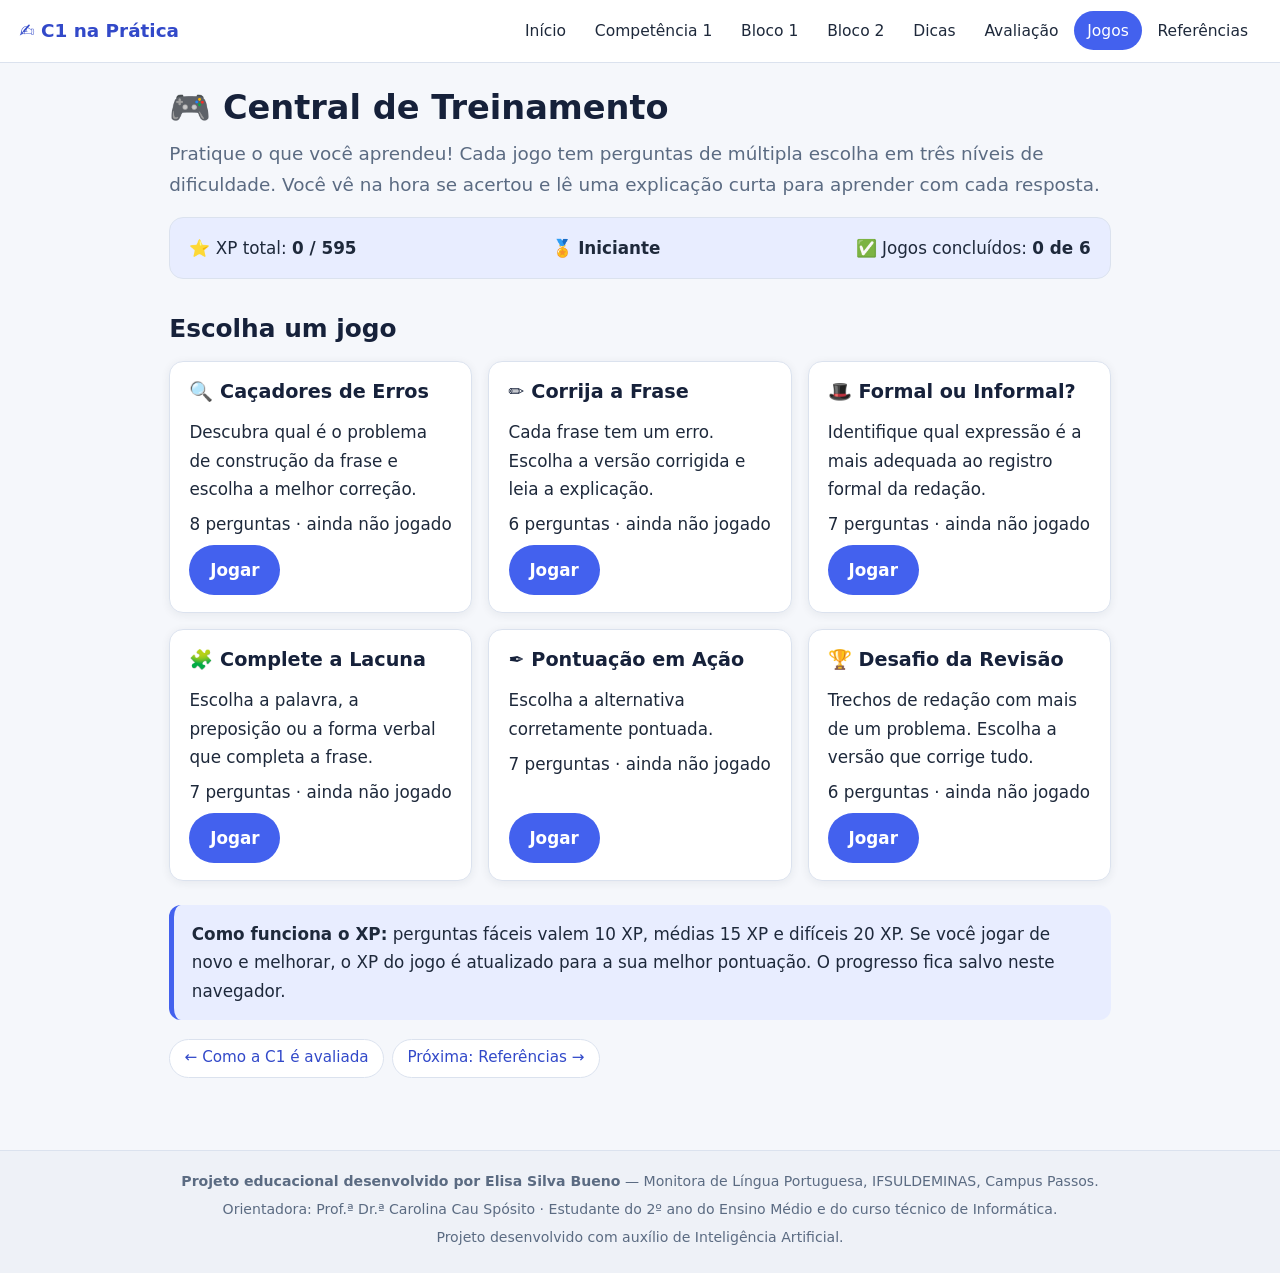
<file: paginas/jogos.html>
<!DOCTYPE html>
<!-- jogos.html — Central de Treinamento. A estrutura está aqui; as perguntas e a lógica estão em ../js/jogos.js -->
<html lang="pt-BR">
<head>
  <meta charset="UTF-8">
  <meta name="viewport" content="width=device-width, initial-scale=1">
  <title>Central de Treinamento — C1 na Prática</title>
  <link rel="stylesheet" href="../css/estilo.css">
</head>
<body>

  <header>
    <a href="../index.html">✍️ C1 na Prática</a>
    <button type="button" aria-expanded="false" aria-label="Abrir ou fechar o menu">☰ Menu</button>
    <nav aria-label="Menu principal">
      <a href="../index.html">Início</a>
      <a href="competencia1.html">Competência 1</a>
      <a href="estrutura-sintatica.html">Bloco 1</a>
      <a href="desvios.html">Bloco 2</a>
      <a href="dicas.html">Dicas</a>
      <a href="avaliacao.html">Avaliação</a>
      <a href="jogos.html" aria-current="page">Jogos</a>
      <a href="referencias.html">Referências</a>
    </nav>
  </header>

  <main>
    <h1>🎮 Central de Treinamento</h1>
    <p>Pratique o que você aprendeu! Cada jogo tem perguntas de múltipla escolha em três níveis de dificuldade. Você vê na hora se acertou e lê uma explicação curta para aprender com cada resposta.</p>

    <!-- Painel de XP. Os ids permitem que o jogos.js escreva os números aqui. -->
    <div id="painel-xp">
      <span>⭐ XP total: <strong id="xp-total">0</strong></span>
      <span>🏅 <strong id="nivel-jogador">Iniciante</strong></span>
      <span>✅ Jogos concluídos: <strong id="jogos-concluidos">0 de 6</strong></span>
    </div>

    <noscript>
      <aside class="atencao"><p>Os jogos precisam de JavaScript. Ative-o no navegador para jogar.</p></aside>
    </noscript>

    <!-- LISTA DOS JOGOS (os cards são criados pelo jogos.js) -->
    <section id="tela-lista">
      <h2>Escolha um jogo</h2>
      <div id="lista-jogos" class="grade"></div>
      <aside>
        <p><strong>Como funciona o XP:</strong> perguntas fáceis valem 10 XP, médias 15 XP e difíceis 20 XP. Se você jogar de novo e melhorar, o XP do jogo é atualizado para a sua melhor pontuação. O progresso fica salvo neste navegador.</p>
      </aside>
    </section>

    <!-- ÁREA DO JOGO (aparece quando o aluno escolhe um jogo) -->
    <section id="area-jogo" hidden>
      <div id="cabecalho-jogo">
        <span id="nome-jogo"></span>
        <span id="contador-jogo"></span>
        <span id="xp-jogo"></span>
      </div>
      <progress id="progresso-jogo" max="1" value="0">0%</progress>

      <h2 id="enunciado-jogo" tabindex="-1"></h2>
      <p id="frase-jogo"></p>
      <div id="opcoes-jogo"></div>

      <!-- aria-live faz o leitor de tela anunciar o feedback -->
      <div id="feedback-jogo" aria-live="polite"></div>

      <p>
        <button type="button" id="botao-proxima" hidden>Próxima pergunta →</button>
        <button type="button" id="botao-sair">Sair do jogo</button>
      </p>
    </section>

    <!-- RESULTADO FINAL -->
    <section id="resultado" hidden>
      <h2 id="titulo-resultado">Resultado</h2>
      <p id="texto-resultado"></p>
      <p id="detalhe-resultado"></p>
      <p>
        <button type="button" id="botao-repetir">Jogar novamente</button>
        <button type="button" id="botao-voltar">Escolher outro jogo</button>
      </p>
    </section>

    <nav aria-label="Navegação entre páginas">
      <a href="avaliacao.html">← Como a C1 é avaliada</a>
      <a href="referencias.html">Próxima: Referências →</a>
    </nav>
  </main>

  <footer>
    <p><strong>Projeto educacional desenvolvido por Elisa Silva Bueno</strong> — Monitora de Língua Portuguesa, IFSULDEMINAS, Campus Passos.</p>
    <p>Orientadora: Prof.ª Dr.ª Carolina Cau Spósito · Estudante do 2º ano do Ensino Médio e do curso técnico de Informática.</p>
    <p>Projeto desenvolvido com auxílio de Inteligência Artificial.</p>
  </footer>

  <!-- A ordem importa: principal.js (funções de apoio) vem ANTES de jogos.js -->
  <script src="../js/principal.js"></script>
  <script src="../js/jogos.js"></script>
</body>
</html>
</file>
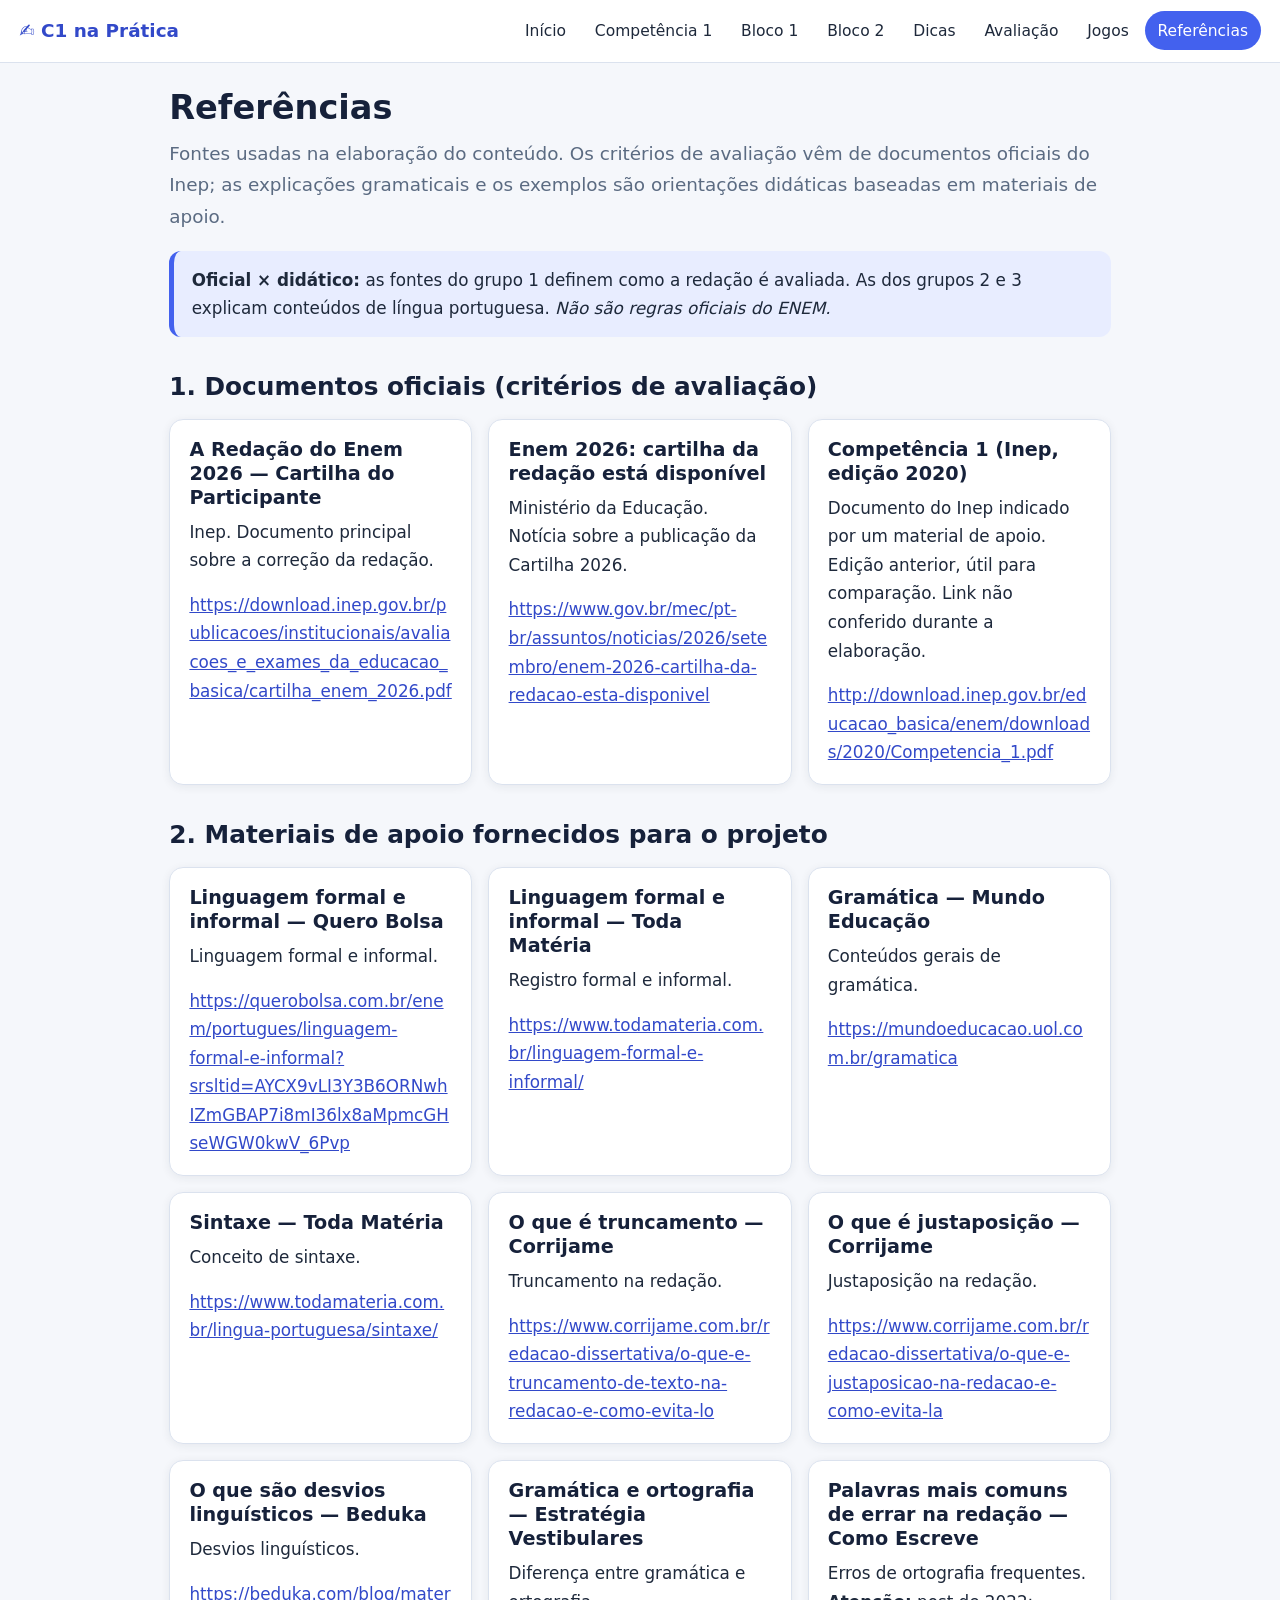
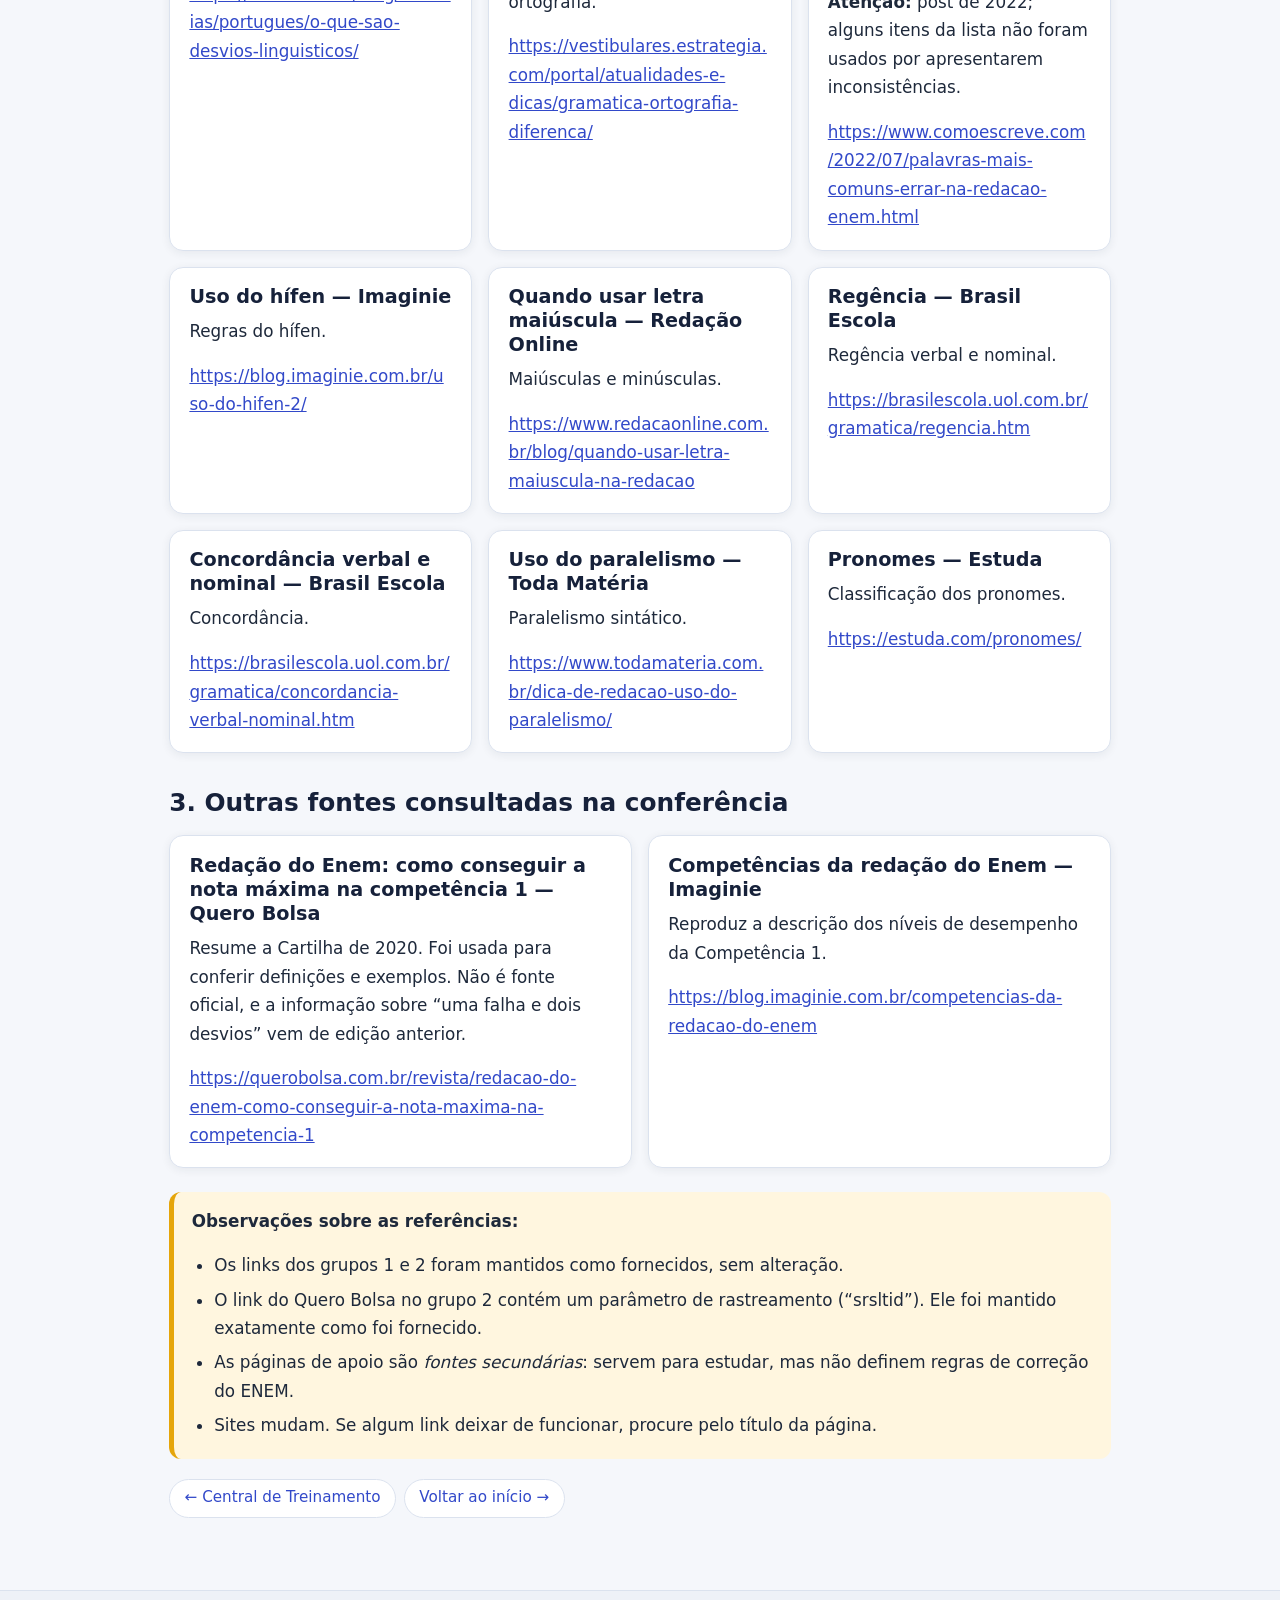
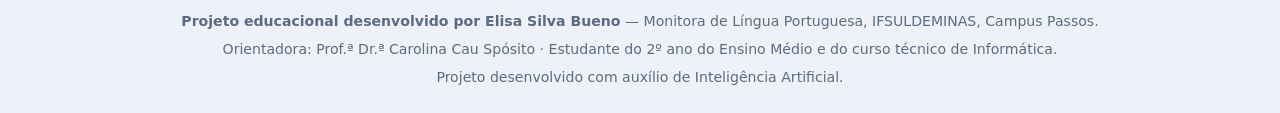
<file: paginas/referencias.html>
<!DOCTYPE html>
<!-- referencias.html — Fontes usadas. As URLs foram mantidas exatamente como fornecidas. -->
<html lang="pt-BR">
<head>
  <meta charset="UTF-8">
  <meta name="viewport" content="width=device-width, initial-scale=1">
  <title>Referências — C1 na Prática</title>
  <link rel="stylesheet" href="../css/estilo.css">
</head>
<body>

  <header>
    <a href="../index.html">✍️ C1 na Prática</a>
    <button type="button" aria-expanded="false" aria-label="Abrir ou fechar o menu">☰ Menu</button>
    <nav aria-label="Menu principal">
      <a href="../index.html">Início</a>
      <a href="competencia1.html">Competência 1</a>
      <a href="estrutura-sintatica.html">Bloco 1</a>
      <a href="desvios.html">Bloco 2</a>
      <a href="dicas.html">Dicas</a>
      <a href="avaliacao.html">Avaliação</a>
      <a href="jogos.html">Jogos</a>
      <a href="referencias.html" aria-current="page">Referências</a>
    </nav>
  </header>

  <main>
    <h1>Referências</h1>
    <p>Fontes usadas na elaboração do conteúdo. Os critérios de avaliação vêm de documentos oficiais do Inep; as explicações gramaticais e os exemplos são orientações didáticas baseadas em materiais de apoio.</p>

    <aside>
      <p><strong>Oficial × didático:</strong> as fontes do grupo 1 definem como a redação é avaliada. As dos grupos 2 e 3 explicam conteúdos de língua portuguesa. <em>Não são regras oficiais do ENEM.</em></p>
    </aside>

    <h2>1. Documentos oficiais (critérios de avaliação)</h2>
    <div class="grade">
      <article>
        <h3>A Redação do Enem 2026 — Cartilha do Participante</h3>
        <p>Inep. Documento principal sobre a correção da redação.</p>
        <p><a href="https://download.inep.gov.br/publicacoes/institucionais/avaliacoes_e_exames_da_educacao_basica/cartilha_enem_2026.pdf">https://download.inep.gov.br/publicacoes/institucionais/avaliacoes_e_exames_da_educacao_basica/cartilha_enem_2026.pdf</a></p>
      </article>
      <article>
        <h3>Enem 2026: cartilha da redação está disponível</h3>
        <p>Ministério da Educação. Notícia sobre a publicação da Cartilha 2026.</p>
        <p><a href="https://www.gov.br/mec/pt-br/assuntos/noticias/2026/setembro/enem-2026-cartilha-da-redacao-esta-disponivel">https://www.gov.br/mec/pt-br/assuntos/noticias/2026/setembro/enem-2026-cartilha-da-redacao-esta-disponivel</a></p>
      </article>
      <article>
        <h3>Competência 1 (Inep, edição 2020)</h3>
        <p>Documento do Inep indicado por um material de apoio. Edição anterior, útil para comparação. Link não conferido durante a elaboração.</p>
        <p><a href="http://download.inep.gov.br/educacao_basica/enem/downloads/2020/Competencia_1.pdf">http://download.inep.gov.br/educacao_basica/enem/downloads/2020/Competencia_1.pdf</a></p>
      </article>
    </div>

    <h2>2. Materiais de apoio fornecidos para o projeto</h2>
    <div class="grade">
      <article>
        <h3>Linguagem formal e informal — Quero Bolsa</h3>
        <p>Linguagem formal e informal.</p>
        <p><a href="https://querobolsa.com.br/enem/portugues/linguagem-formal-e-informal?srsltid=AYCX9vLI3Y3B6ORNwhIZmGBAP7i8mI36lx8aMpmcGHseWGW0kwV_6Pvp">https://querobolsa.com.br/enem/portugues/linguagem-formal-e-informal?srsltid=AYCX9vLI3Y3B6ORNwhIZmGBAP7i8mI36lx8aMpmcGHseWGW0kwV_6Pvp</a></p>
      </article>
      <article>
        <h3>Linguagem formal e informal — Toda Matéria</h3>
        <p>Registro formal e informal.</p>
        <p><a href="https://www.todamateria.com.br/linguagem-formal-e-informal/">https://www.todamateria.com.br/linguagem-formal-e-informal/</a></p>
      </article>
      <article>
        <h3>Gramática — Mundo Educação</h3>
        <p>Conteúdos gerais de gramática.</p>
        <p><a href="https://mundoeducacao.uol.com.br/gramatica">https://mundoeducacao.uol.com.br/gramatica</a></p>
      </article>
      <article>
        <h3>Sintaxe — Toda Matéria</h3>
        <p>Conceito de sintaxe.</p>
        <p><a href="https://www.todamateria.com.br/lingua-portuguesa/sintaxe/">https://www.todamateria.com.br/lingua-portuguesa/sintaxe/</a></p>
      </article>
      <article>
        <h3>O que é truncamento — Corrijame</h3>
        <p>Truncamento na redação.</p>
        <p><a href="https://www.corrijame.com.br/redacao-dissertativa/o-que-e-truncamento-de-texto-na-redacao-e-como-evita-lo">https://www.corrijame.com.br/redacao-dissertativa/o-que-e-truncamento-de-texto-na-redacao-e-como-evita-lo</a></p>
      </article>
      <article>
        <h3>O que é justaposição — Corrijame</h3>
        <p>Justaposição na redação.</p>
        <p><a href="https://www.corrijame.com.br/redacao-dissertativa/o-que-e-justaposicao-na-redacao-e-como-evita-la">https://www.corrijame.com.br/redacao-dissertativa/o-que-e-justaposicao-na-redacao-e-como-evita-la</a></p>
      </article>
      <article>
        <h3>O que são desvios linguísticos — Beduka</h3>
        <p>Desvios linguísticos.</p>
        <p><a href="https://beduka.com/blog/materias/portugues/o-que-sao-desvios-linguisticos/">https://beduka.com/blog/materias/portugues/o-que-sao-desvios-linguisticos/</a></p>
      </article>
      <article>
        <h3>Gramática e ortografia — Estratégia Vestibulares</h3>
        <p>Diferença entre gramática e ortografia.</p>
        <p><a href="https://vestibulares.estrategia.com/portal/atualidades-e-dicas/gramatica-ortografia-diferenca/">https://vestibulares.estrategia.com/portal/atualidades-e-dicas/gramatica-ortografia-diferenca/</a></p>
      </article>
      <article>
        <h3>Palavras mais comuns de errar na redação — Como Escreve</h3>
        <p>Erros de ortografia frequentes. <strong>Atenção:</strong> post de 2022; alguns itens da lista não foram usados por apresentarem inconsistências.</p>
        <p><a href="https://www.comoescreve.com/2022/07/palavras-mais-comuns-errar-na-redacao-enem.html">https://www.comoescreve.com/2022/07/palavras-mais-comuns-errar-na-redacao-enem.html</a></p>
      </article>
      <article>
        <h3>Uso do hífen — Imaginie</h3>
        <p>Regras do hífen.</p>
        <p><a href="https://blog.imaginie.com.br/uso-do-hifen-2/">https://blog.imaginie.com.br/uso-do-hifen-2/</a></p>
      </article>
      <article>
        <h3>Quando usar letra maiúscula — Redação Online</h3>
        <p>Maiúsculas e minúsculas.</p>
        <p><a href="https://www.redacaonline.com.br/blog/quando-usar-letra-maiuscula-na-redacao">https://www.redacaonline.com.br/blog/quando-usar-letra-maiuscula-na-redacao</a></p>
      </article>
      <article>
        <h3>Regência — Brasil Escola</h3>
        <p>Regência verbal e nominal.</p>
        <p><a href="https://brasilescola.uol.com.br/gramatica/regencia.htm">https://brasilescola.uol.com.br/gramatica/regencia.htm</a></p>
      </article>
      <article>
        <h3>Concordância verbal e nominal — Brasil Escola</h3>
        <p>Concordância.</p>
        <p><a href="https://brasilescola.uol.com.br/gramatica/concordancia-verbal-nominal.htm">https://brasilescola.uol.com.br/gramatica/concordancia-verbal-nominal.htm</a></p>
      </article>
      <article>
        <h3>Uso do paralelismo — Toda Matéria</h3>
        <p>Paralelismo sintático.</p>
        <p><a href="https://www.todamateria.com.br/dica-de-redacao-uso-do-paralelismo/">https://www.todamateria.com.br/dica-de-redacao-uso-do-paralelismo/</a></p>
      </article>
      <article>
        <h3>Pronomes — Estuda</h3>
        <p>Classificação dos pronomes.</p>
        <p><a href="https://estuda.com/pronomes/">https://estuda.com/pronomes/</a></p>
      </article>
    </div>

    <h2>3. Outras fontes consultadas na conferência</h2>
    <div class="grade">
      <article>
        <h3>Redação do Enem: como conseguir a nota máxima na competência 1 — Quero Bolsa</h3>
        <p>Resume a Cartilha de 2020. Foi usada para conferir definições e exemplos. Não é fonte oficial, e a informação sobre “uma falha e dois desvios” vem de edição anterior.</p>
        <p><a href="https://querobolsa.com.br/revista/redacao-do-enem-como-conseguir-a-nota-maxima-na-competencia-1">https://querobolsa.com.br/revista/redacao-do-enem-como-conseguir-a-nota-maxima-na-competencia-1</a></p>
      </article>
      <article>
        <h3>Competências da redação do Enem — Imaginie</h3>
        <p>Reproduz a descrição dos níveis de desempenho da Competência 1.</p>
        <p><a href="https://blog.imaginie.com.br/competencias-da-redacao-do-enem">https://blog.imaginie.com.br/competencias-da-redacao-do-enem</a></p>
      </article>
    </div>

    <aside class="atencao">
      <p><strong>Observações sobre as referências:</strong></p>
      <ul>
        <li>Os links dos grupos 1 e 2 foram mantidos como fornecidos, sem alteração.</li>
        <li>O link do Quero Bolsa no grupo 2 contém um parâmetro de rastreamento (“srsltid”). Ele foi mantido exatamente como foi fornecido.</li>
        <li>As páginas de apoio são <em>fontes secundárias</em>: servem para estudar, mas não definem regras de correção do ENEM.</li>
        <li>Sites mudam. Se algum link deixar de funcionar, procure pelo título da página.</li>
      </ul>
    </aside>

    <nav aria-label="Navegação entre páginas">
      <a href="jogos.html">← Central de Treinamento</a>
      <a href="../index.html">Voltar ao início →</a>
    </nav>
  </main>

  <footer>
    <p><strong>Projeto educacional desenvolvido por Elisa Silva Bueno</strong> — Monitora de Língua Portuguesa, IFSULDEMINAS, Campus Passos.</p>
    <p>Orientadora: Prof.ª Dr.ª Carolina Cau Spósito · Estudante do 2º ano do Ensino Médio e do curso técnico de Informática.</p>
    <p>Projeto desenvolvido com auxílio de Inteligência Artificial.</p>
  </footer>

  <script src="../js/principal.js"></script>
</body>
</html>
</file>
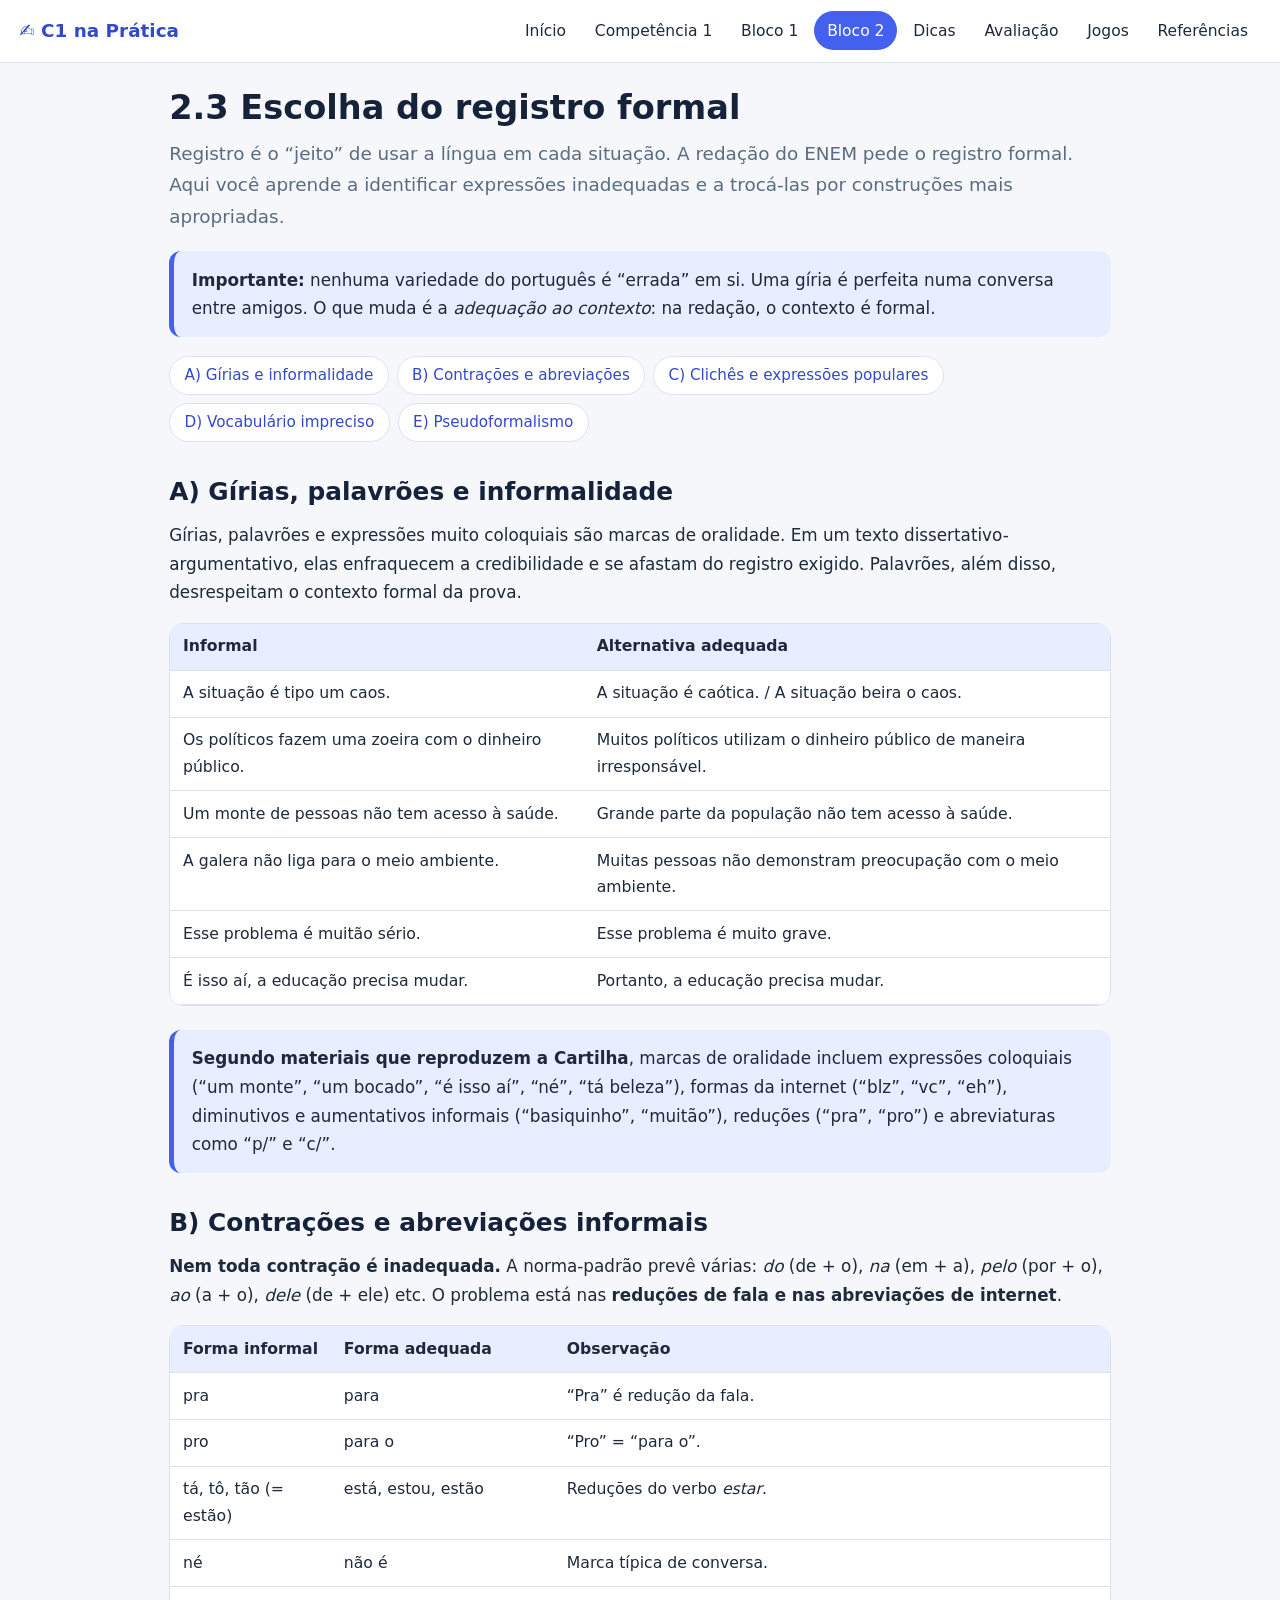
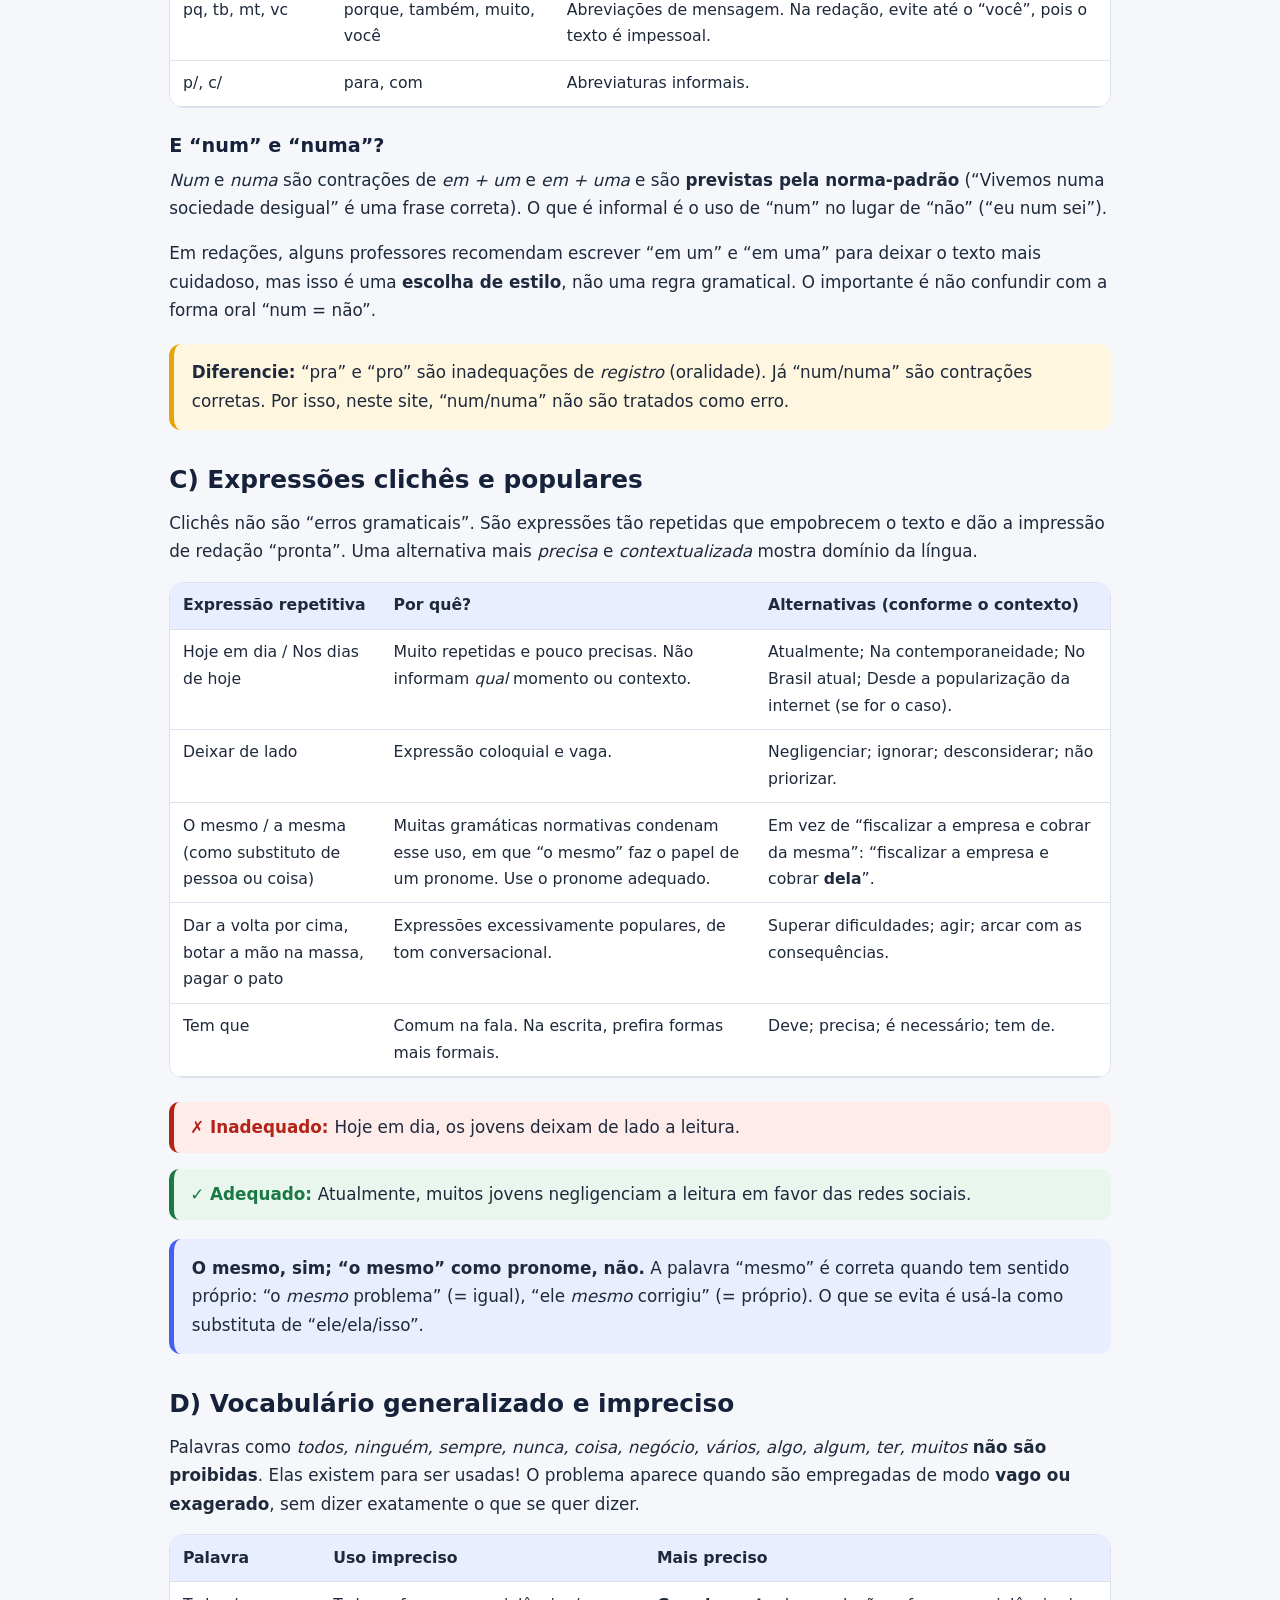
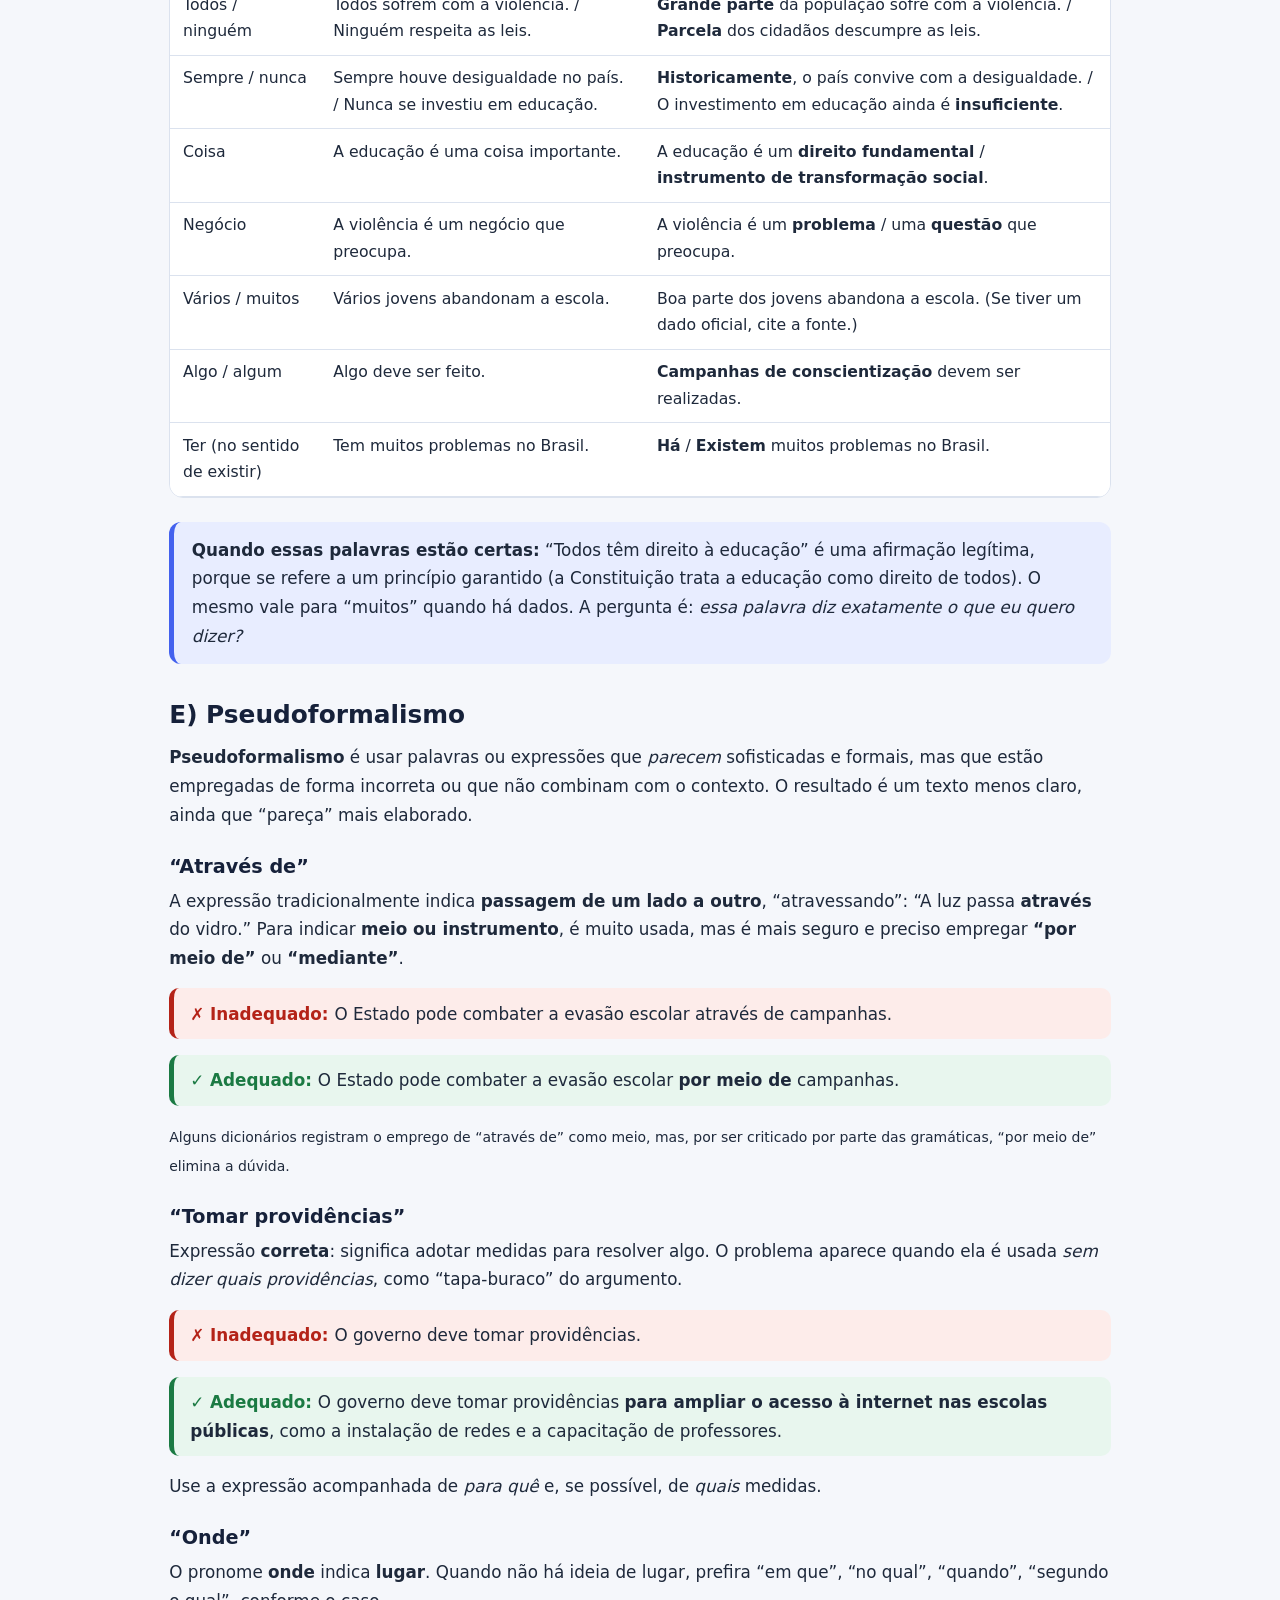
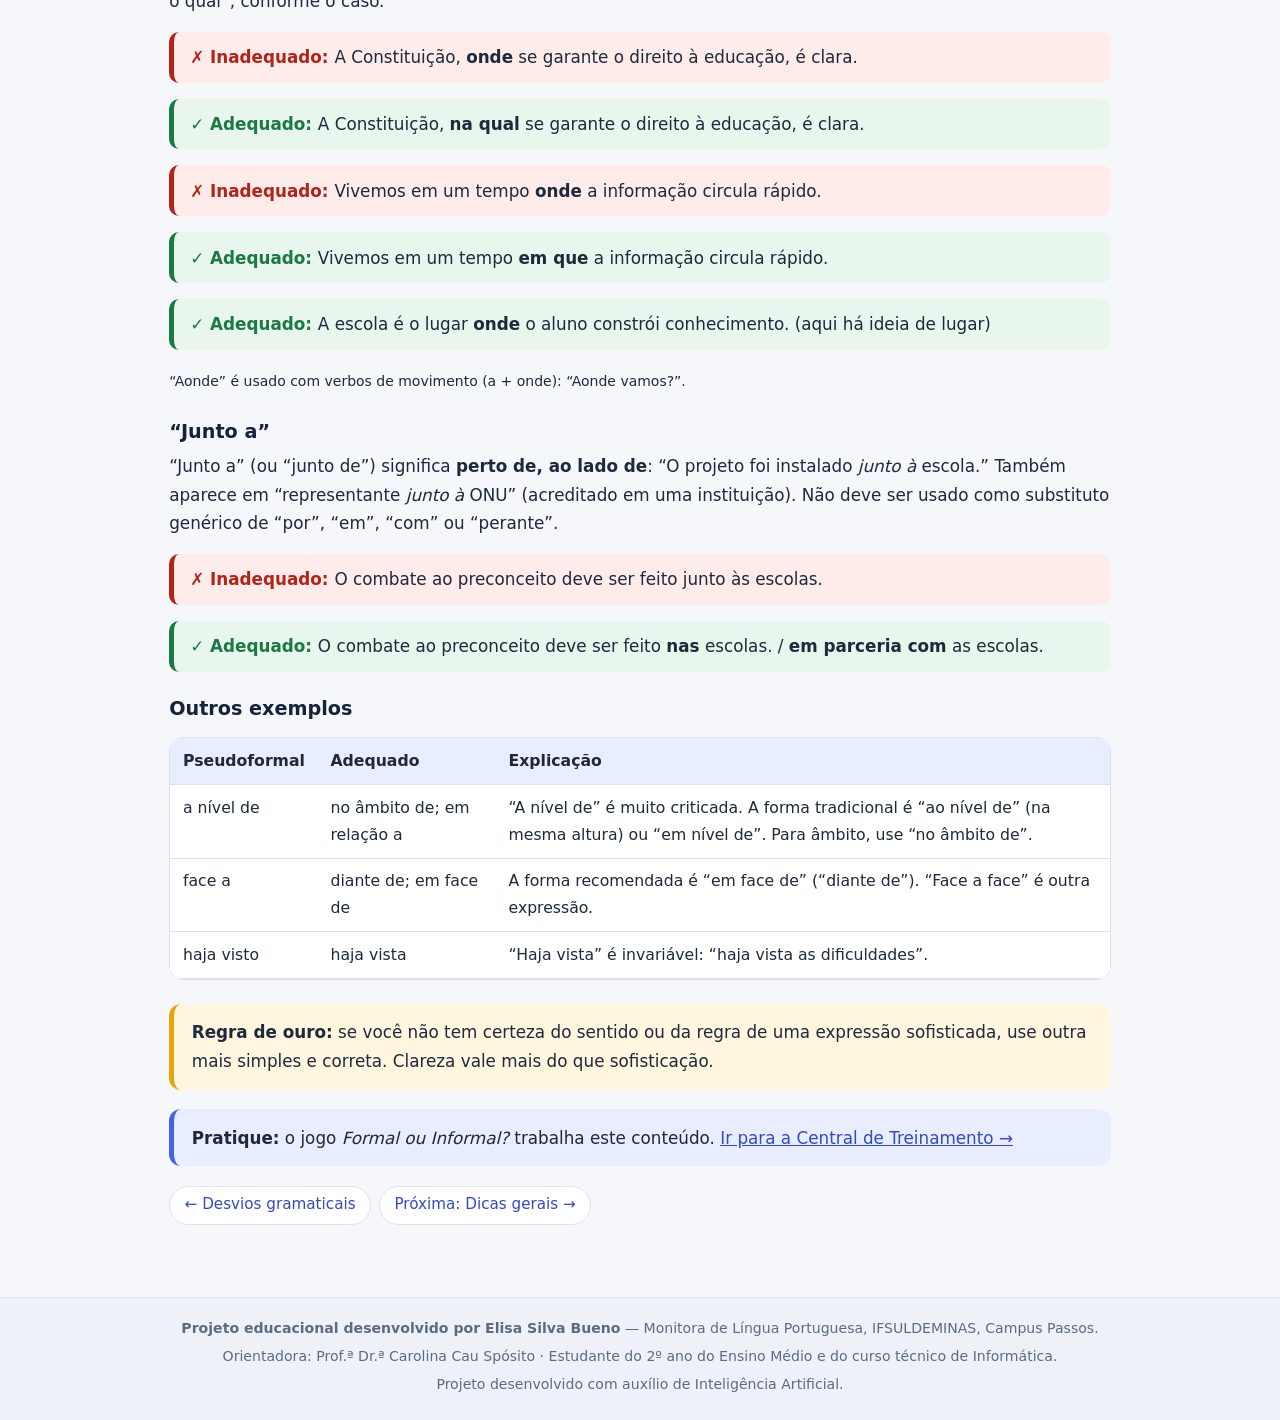
<file: paginas/registro-formal.html>
<!DOCTYPE html>
<!-- registro-formal.html — 2.3 Escolha do registro formal -->
<html lang="pt-BR">
<head>
  <meta charset="UTF-8">
  <meta name="viewport" content="width=device-width, initial-scale=1">
  <title>2.3 Escolha do registro formal — C1 na Prática</title>
  <link rel="stylesheet" href="../css/estilo.css">
</head>
<body>

  <header>
    <a href="../index.html">✍️ C1 na Prática</a>
    <button type="button" aria-expanded="false" aria-label="Abrir ou fechar o menu">☰ Menu</button>
    <nav aria-label="Menu principal">
      <a href="../index.html">Início</a>
      <a href="competencia1.html">Competência 1</a>
      <a href="estrutura-sintatica.html">Bloco 1</a>
      <a href="desvios.html" aria-current="page">Bloco 2</a>
      <a href="dicas.html">Dicas</a>
      <a href="avaliacao.html">Avaliação</a>
      <a href="jogos.html">Jogos</a>
      <a href="referencias.html">Referências</a>
    </nav>
  </header>

  <main>
    <h1>2.3 Escolha do registro formal</h1>
    <p>Registro é o “jeito” de usar a língua em cada situação. A redação do ENEM pede o registro formal. Aqui você aprende a identificar expressões inadequadas e a trocá-las por construções mais apropriadas.</p>

    <aside>
      <p><strong>Importante:</strong> nenhuma variedade do português é “errada” em si. Uma gíria é perfeita numa conversa entre amigos. O que muda é a <em>adequação ao contexto</em>: na redação, o contexto é formal.</p>
    </aside>

    <nav aria-label="Índice da página">
      <a href="#girias">A) Gírias e informalidade</a>
      <a href="#contracoes">B) Contrações e abreviações</a>
      <a href="#cliches">C) Clichês e expressões populares</a>
      <a href="#vocabulario">D) Vocabulário impreciso</a>
      <a href="#pseudoformalismo">E) Pseudoformalismo</a>
    </nav>

    <!-- ===== A) GÍRIAS ===== -->
    <section id="girias">
      <h2>A) Gírias, palavrões e informalidade</h2>
      <p>Gírias, palavrões e expressões muito coloquiais são marcas de oralidade. Em um texto dissertativo-argumentativo, elas enfraquecem a credibilidade e se afastam do registro exigido. Palavrões, além disso, desrespeitam o contexto formal da prova.</p>

      <div class="tabela">
        <table>
          <thead><tr><th>Informal</th><th>Alternativa adequada</th></tr></thead>
          <tbody>
            <tr><td>A situação é tipo um caos.</td><td>A situação é caótica. / A situação beira o caos.</td></tr>
            <tr><td>Os políticos fazem uma zoeira com o dinheiro público.</td><td>Muitos políticos utilizam o dinheiro público de maneira irresponsável.</td></tr>
            <tr><td>Um monte de pessoas não tem acesso à saúde.</td><td>Grande parte da população não tem acesso à saúde.</td></tr>
            <tr><td>A galera não liga para o meio ambiente.</td><td>Muitas pessoas não demonstram preocupação com o meio ambiente.</td></tr>
            <tr><td>Esse problema é muitão sério.</td><td>Esse problema é muito grave.</td></tr>
            <tr><td>É isso aí, a educação precisa mudar.</td><td>Portanto, a educação precisa mudar.</td></tr>
          </tbody>
        </table>
      </div>

      <aside>
        <p><strong>Segundo materiais que reproduzem a Cartilha</strong>, marcas de oralidade incluem expressões coloquiais (“um monte”, “um bocado”, “é isso aí”, “né”, “tá beleza”), formas da internet (“blz”, “vc”, “eh”), diminutivos e aumentativos informais (“basiquinho”, “muitão”), reduções (“pra”, “pro”) e abreviaturas como “p/” e “c/”.</p>
      </aside>
    </section>

    <!-- ===== B) CONTRAÇÕES ===== -->
    <section id="contracoes">
      <h2>B) Contrações e abreviações informais</h2>
      <p><strong>Nem toda contração é inadequada.</strong> A norma-padrão prevê várias: <em>do</em> (de + o), <em>na</em> (em + a), <em>pelo</em> (por + o), <em>ao</em> (a + o), <em>dele</em> (de + ele) etc. O problema está nas <strong>reduções de fala e nas abreviações de internet</strong>.</p>

      <div class="tabela">
        <table>
          <thead><tr><th>Forma informal</th><th>Forma adequada</th><th>Observação</th></tr></thead>
          <tbody>
            <tr><td>pra</td><td>para</td><td>“Pra” é redução da fala.</td></tr>
            <tr><td>pro</td><td>para o</td><td>“Pro” = “para o”.</td></tr>
            <tr><td>tá, tô, tão (= estão)</td><td>está, estou, estão</td><td>Reduções do verbo <em>estar</em>.</td></tr>
            <tr><td>né</td><td>não é</td><td>Marca típica de conversa.</td></tr>
            <tr><td>pq, tb, mt, vc</td><td>porque, também, muito, você</td><td>Abreviações de mensagem. Na redação, evite até o “você”, pois o texto é impessoal.</td></tr>
            <tr><td>p/, c/</td><td>para, com</td><td>Abreviaturas informais.</td></tr>
          </tbody>
        </table>
      </div>

      <h3>E “num” e “numa”?</h3>
      <p><em>Num</em> e <em>numa</em> são contrações de <em>em + um</em> e <em>em + uma</em> e são <strong>previstas pela norma-padrão</strong> (“Vivemos numa sociedade desigual” é uma frase correta). O que é informal é o uso de “num” no lugar de “não” (“eu num sei”).</p>
      <p>Em redações, alguns professores recomendam escrever “em um” e “em uma” para deixar o texto mais cuidadoso, mas isso é uma <strong>escolha de estilo</strong>, não uma regra gramatical. O importante é não confundir com a forma oral “num = não”.</p>

      <aside class="atencao">
        <p><strong>Diferencie:</strong> “pra” e “pro” são inadequações de <em>registro</em> (oralidade). Já “num/numa” são contrações corretas. Por isso, neste site, “num/numa” não são tratados como erro.</p>
      </aside>
    </section>

    <!-- ===== C) CLICHÊS ===== -->
    <section id="cliches">
      <h2>C) Expressões clichês e populares</h2>
      <p>Clichês não são “erros gramaticais”. São expressões tão repetidas que empobrecem o texto e dão a impressão de redação “pronta”. Uma alternativa mais <em>precisa</em> e <em>contextualizada</em> mostra domínio da língua.</p>

      <div class="tabela">
        <table>
          <thead><tr><th>Expressão repetitiva</th><th>Por quê?</th><th>Alternativas (conforme o contexto)</th></tr></thead>
          <tbody>
            <tr>
              <td>Hoje em dia / Nos dias de hoje</td>
              <td>Muito repetidas e pouco precisas. Não informam <em>qual</em> momento ou contexto.</td>
              <td>Atualmente; Na contemporaneidade; No Brasil atual; Desde a popularização da internet (se for o caso).</td>
            </tr>
            <tr>
              <td>Deixar de lado</td>
              <td>Expressão coloquial e vaga.</td>
              <td>Negligenciar; ignorar; desconsiderar; não priorizar.</td>
            </tr>
            <tr>
              <td>O mesmo / a mesma (como substituto de pessoa ou coisa)</td>
              <td>Muitas gramáticas normativas condenam esse uso, em que “o mesmo” faz o papel de um pronome. Use o pronome adequado.</td>
              <td>Em vez de “fiscalizar a empresa e cobrar da mesma”: “fiscalizar a empresa e cobrar <strong>dela</strong>”.</td>
            </tr>
            <tr>
              <td>Dar a volta por cima, botar a mão na massa, pagar o pato</td>
              <td>Expressões excessivamente populares, de tom conversacional.</td>
              <td>Superar dificuldades; agir; arcar com as consequências.</td>
            </tr>
            <tr>
              <td>Tem que</td>
              <td>Comum na fala. Na escrita, prefira formas mais formais.</td>
              <td>Deve; precisa; é necessário; tem de.</td>
            </tr>
          </tbody>
        </table>
      </div>

      <p class="errado">Hoje em dia, os jovens deixam de lado a leitura.</p>
      <p class="certo">Atualmente, muitos jovens negligenciam a leitura em favor das redes sociais.</p>

      <aside>
        <p><strong>O mesmo, sim; “o mesmo” como pronome, não.</strong> A palavra “mesmo” é correta quando tem sentido próprio: “o <em>mesmo</em> problema” (= igual), “ele <em>mesmo</em> corrigiu” (= próprio). O que se evita é usá-la como substituta de “ele/ela/isso”.</p>
      </aside>
    </section>

    <!-- ===== D) VOCABULÁRIO ===== -->
    <section id="vocabulario">
      <h2>D) Vocabulário generalizado e impreciso</h2>
      <p>Palavras como <em>todos, ninguém, sempre, nunca, coisa, negócio, vários, algo, algum, ter, muitos</em> <strong>não são proibidas</strong>. Elas existem para ser usadas! O problema aparece quando são empregadas de modo <strong>vago ou exagerado</strong>, sem dizer exatamente o que se quer dizer.</p>

      <div class="tabela">
        <table>
          <thead><tr><th>Palavra</th><th>Uso impreciso</th><th>Mais preciso</th></tr></thead>
          <tbody>
            <tr><td>Todos / ninguém</td><td>Todos sofrem com a violência. / Ninguém respeita as leis.</td><td><strong>Grande parte</strong> da população sofre com a violência. / <strong>Parcela</strong> dos cidadãos descumpre as leis.</td></tr>
            <tr><td>Sempre / nunca</td><td>Sempre houve desigualdade no país. / Nunca se investiu em educação.</td><td><strong>Historicamente</strong>, o país convive com a desigualdade. / O investimento em educação ainda é <strong>insuficiente</strong>.</td></tr>
            <tr><td>Coisa</td><td>A educação é uma coisa importante.</td><td>A educação é um <strong>direito fundamental</strong> / <strong>instrumento de transformação social</strong>.</td></tr>
            <tr><td>Negócio</td><td>A violência é um negócio que preocupa.</td><td>A violência é um <strong>problema</strong> / uma <strong>questão</strong> que preocupa.</td></tr>
            <tr><td>Vários / muitos</td><td>Vários jovens abandonam a escola.</td><td>Boa parte dos jovens abandona a escola. (Se tiver um dado oficial, cite a fonte.)</td></tr>
            <tr><td>Algo / algum</td><td>Algo deve ser feito.</td><td><strong>Campanhas de conscientização</strong> devem ser realizadas.</td></tr>
            <tr><td>Ter (no sentido de existir)</td><td>Tem muitos problemas no Brasil.</td><td><strong>Há</strong> / <strong>Existem</strong> muitos problemas no Brasil.</td></tr>
          </tbody>
        </table>
      </div>

      <aside>
        <p><strong>Quando essas palavras estão certas:</strong> “Todos têm direito à educação” é uma afirmação legítima, porque se refere a um princípio garantido (a Constituição trata a educação como direito de todos). O mesmo vale para “muitos” quando há dados. A pergunta é: <em>essa palavra diz exatamente o que eu quero dizer?</em></p>
      </aside>
    </section>

    <!-- ===== E) PSEUDOFORMALISMO ===== -->
    <section id="pseudoformalismo">
      <h2>E) Pseudoformalismo</h2>
      <p><strong>Pseudoformalismo</strong> é usar palavras ou expressões que <em>parecem</em> sofisticadas e formais, mas que estão empregadas de forma incorreta ou que não combinam com o contexto. O resultado é um texto menos claro, ainda que “pareça” mais elaborado.</p>

      <h3>“Através de”</h3>
      <p>A expressão tradicionalmente indica <strong>passagem de um lado a outro</strong>, “atravessando”: “A luz passa <strong>através</strong> do vidro.” Para indicar <strong>meio ou instrumento</strong>, é muito usada, mas é mais seguro e preciso empregar <strong>“por meio de”</strong> ou <strong>“mediante”</strong>.</p>
      <p class="errado">O Estado pode combater a evasão escolar através de campanhas.</p>
      <p class="certo">O Estado pode combater a evasão escolar <strong>por meio de</strong> campanhas.</p>
      <p><small>Alguns dicionários registram o emprego de “através de” como meio, mas, por ser criticado por parte das gramáticas, “por meio de” elimina a dúvida.</small></p>

      <h3>“Tomar providências”</h3>
      <p>Expressão <strong>correta</strong>: significa adotar medidas para resolver algo. O problema aparece quando ela é usada <em>sem dizer quais providências</em>, como “tapa-buraco” do argumento.</p>
      <p class="errado">O governo deve tomar providências.</p>
      <p class="certo">O governo deve tomar providências <strong>para ampliar o acesso à internet nas escolas públicas</strong>, como a instalação de redes e a capacitação de professores.</p>
      <p>Use a expressão acompanhada de <em>para quê</em> e, se possível, de <em>quais</em> medidas.</p>

      <h3>“Onde”</h3>
      <p>O pronome <strong>onde</strong> indica <strong>lugar</strong>. Quando não há ideia de lugar, prefira “em que”, “no qual”, “quando”, “segundo o qual”, conforme o caso.</p>
      <p class="errado">A Constituição, <strong>onde</strong> se garante o direito à educação, é clara.</p>
      <p class="certo">A Constituição, <strong>na qual</strong> se garante o direito à educação, é clara.</p>
      <p class="errado">Vivemos em um tempo <strong>onde</strong> a informação circula rápido.</p>
      <p class="certo">Vivemos em um tempo <strong>em que</strong> a informação circula rápido.</p>
      <p class="certo">A escola é o lugar <strong>onde</strong> o aluno constrói conhecimento. (aqui há ideia de lugar)</p>
      <p><small>“Aonde” é usado com verbos de movimento (a + onde): “Aonde vamos?”.</small></p>

      <h3>“Junto a”</h3>
      <p>“Junto a” (ou “junto de”) significa <strong>perto de, ao lado de</strong>: “O projeto foi instalado <em>junto à</em> escola.” Também aparece em “representante <em>junto à</em> ONU” (acreditado em uma instituição). Não deve ser usado como substituto genérico de “por”, “em”, “com” ou “perante”.</p>
      <p class="errado">O combate ao preconceito deve ser feito junto às escolas.</p>
      <p class="certo">O combate ao preconceito deve ser feito <strong>nas</strong> escolas. / <strong>em parceria com</strong> as escolas.</p>

      <h3>Outros exemplos</h3>
      <div class="tabela">
        <table>
          <thead><tr><th>Pseudoformal</th><th>Adequado</th><th>Explicação</th></tr></thead>
          <tbody>
            <tr><td>a nível de</td><td>no âmbito de; em relação a</td><td>“A nível de” é muito criticada. A forma tradicional é “ao nível de” (na mesma altura) ou “em nível de”. Para âmbito, use “no âmbito de”.</td></tr>
            <tr><td>face a</td><td>diante de; em face de</td><td>A forma recomendada é “em face de” (“diante de”). “Face a face” é outra expressão.</td></tr>
            <tr><td>haja visto</td><td>haja vista</td><td>“Haja vista” é invariável: “haja vista as dificuldades”.</td></tr>
          </tbody>
        </table>
      </div>

      <aside class="atencao">
        <p><strong>Regra de ouro:</strong> se você não tem certeza do sentido ou da regra de uma expressão sofisticada, use outra mais simples e correta. Clareza vale mais do que sofisticação.</p>
      </aside>
    </section>

    <aside>
      <p><strong>Pratique:</strong> o jogo <em>Formal ou Informal?</em> trabalha este conteúdo. <a href="jogos.html">Ir para a Central de Treinamento →</a></p>
    </aside>

    <nav aria-label="Navegação entre páginas">
      <a href="gramatica.html">← Desvios gramaticais</a>
      <a href="dicas.html">Próxima: Dicas gerais →</a>
    </nav>
  </main>

  <footer>
    <p><strong>Projeto educacional desenvolvido por Elisa Silva Bueno</strong> — Monitora de Língua Portuguesa, IFSULDEMINAS, Campus Passos.</p>
    <p>Orientadora: Prof.ª Dr.ª Carolina Cau Spósito · Estudante do 2º ano do Ensino Médio e do curso técnico de Informática.</p>
    <p>Projeto desenvolvido com auxílio de Inteligência Artificial.</p>
  </footer>

  <script src="../js/principal.js"></script>
</body>
</html>
</file>
<file: css/estilo.css>
/* =====================================================================
   estilo.css — aparência de TODAS as páginas do site
   ---------------------------------------------------------------------
   Como este arquivo está organizado:
   1. Cores e medidas (variáveis)  -> mude aqui para trocar o visual todo
   2. Estilos gerais (body, títulos, textos, links)
   3. Cabeçalho e menu
   4. Conteúdo principal (cards, tabelas, caixas de exemplo e dicas)
   5. Rodapé
   6. Jogos e checklist
   7. Telas pequenas (celular)

   Usamos principalmente SELETORES DE ELEMENTO (body, h1, p, section...).
   Só usamos "classe" (.nome) quando o elemento HTML sozinho não basta.
   Cada classe usada está explicada com um comentário.
   ===================================================================== */


/* ---------- 1. VARIÁVEIS: cores e medidas ---------- */
/* Uma variável é um "apelido" para um valor. Usamos assim: var(--nome) */
:root {
  --fundo: #f5f7fb;
  --card: #ffffff;
  --texto: #1e293b;
  --texto-suave: #5b6b82;
  --primaria: #4361ee;
  --primaria-escura: #3249c9;
  --primaria-clara: #e8edff;
  --acento: #14a38b;
  --acento-claro: #e3f7f3;
  --erro: #b42318;
  --erro-claro: #fdecea;
  --certo: #1b7a43;
  --certo-claro: #e8f6ee;
  --atencao-claro: #fff6df;
  --atencao-borda: #e5a50a;
  --borda: #dbe2ee;
  --raio: 14px;
  --sombra: 0 2px 10px rgba(30, 41, 59, 0.07);
  --largura: 980px;
}


/* ---------- 2. ESTILOS GERAIS ---------- */
* {
  box-sizing: border-box; /* faz largura e padding "caberem" direito nas caixas */
}

html {
  scroll-behavior: smooth; /* rolagem suave ao clicar em links internos */
  scroll-padding-top: 90px; /* o cabeçalho fixo não cobre o título ao rolar */
}

body {
  margin: 0;
  font-family: "Segoe UI", system-ui, -apple-system, Roboto, Arial, sans-serif;
  font-size: 1.05rem;
  line-height: 1.7;
  color: var(--texto);
  background: var(--fundo);
}

h1, h2, h3 {
  line-height: 1.25;
  color: #16213a;
}

h1 { font-size: 2.1rem; margin: 0 0 0.6rem; }
h2 { font-size: 1.55rem; margin: 2.2rem 0 0.8rem; }
h3 { font-size: 1.2rem; margin: 1.6rem 0 0.5rem; }

p { margin: 0 0 1rem; }

/* overflow-wrap: permite quebrar endereços (URLs) muito longos, para não criar rolagem lateral */
a { color: var(--primaria-escura); overflow-wrap: anywhere; }
a:hover { color: var(--primaria); }

ul, ol { padding-left: 1.4rem; margin: 0 0 1rem; }
li { margin-bottom: 0.35rem; }

/* Foco visível para quem navega pelo teclado */
a:focus-visible, button:focus-visible, input:focus-visible, summary:focus-visible {
  outline: 3px solid var(--primaria);
  outline-offset: 2px;
}


/* ---------- 3. CABEÇALHO E MENU ---------- */
header {
  position: sticky; /* fica "grudado" no topo ao rolar a página */
  top: 0;
  z-index: 10;
  display: flex;
  flex-wrap: wrap;
  align-items: center;
  justify-content: space-between;
  gap: 0.5rem 1rem;
  padding: 0.7rem 1.2rem;
  background: rgba(255, 255, 255, 0.95);
  border-bottom: 1px solid var(--borda);
  backdrop-filter: blur(6px);
}

/* "header > a" = o link que é filho direto do header, ou seja, o nome do site */
header > a {
  font-weight: 700;
  font-size: 1.15rem;
  text-decoration: none;
  color: var(--primaria-escura);
}

header nav {
  display: flex;
  flex-wrap: wrap;
  gap: 0.2rem;
}

header nav a {
  padding: 0.4rem 0.8rem;
  border-radius: 999px;
  text-decoration: none;
  color: var(--texto);
  font-size: 0.97rem;
}

header nav a:hover { background: var(--primaria-clara); }

/* A página atual recebe aria-current no HTML; aqui damos destaque a ela */
header nav a[aria-current] {
  background: var(--primaria);
  color: #ffffff;
}

/* O botão do menu só aparece no celular (veja a seção 7) */
header button { display: none; }


/* ---------- 4. CONTEÚDO PRINCIPAL ---------- */
main {
  max-width: var(--largura);
  margin: 0 auto;
  padding: 1.5rem 1.2rem 3rem;
}

/* Efeito simples de entrada: o conteúdo "sobe" suavemente */
main > * {
  animation: subir 0.5s ease both;
}

@keyframes subir {
  from { opacity: 0; transform: translateY(10px); }
  to   { opacity: 1; transform: none; }
}

/* Quem pediu menos movimento no sistema não vê animações */
@media (prefers-reduced-motion: reduce) {
  main > * { animation: none; }
  html { scroll-behavior: auto; }
}

/* Texto de abertura da página, logo abaixo do título */
main > p:first-of-type {
  font-size: 1.15rem;
  color: var(--texto-suave);
}

/* Classe "destaque": bloco de abertura da página inicial */
.destaque {
  padding: 2rem 1.6rem;
  margin-bottom: 1.5rem;
  border-radius: 20px;
  background: linear-gradient(135deg, #e8edff 0%, #e3f7f3 100%);
  border: 1px solid var(--borda);
}

/* Classe "grade": organiza vários cards lado a lado (e empilha no celular) */
.grade {
  display: grid;
  grid-template-columns: repeat(auto-fit, minmax(250px, 1fr));
  gap: 1rem;
  margin: 1rem 0 1.5rem;
}

/* "article" é usado como CARD */
article {
  background: var(--card);
  border: 1px solid var(--borda);
  border-radius: var(--raio);
  padding: 1.1rem 1.2rem;
  box-shadow: var(--sombra);
}

article h3 { margin-top: 0; }
article p:last-child, article ul:last-child { margin-bottom: 0; }

.grade article { transition: transform 0.2s ease, box-shadow 0.2s ease; }
.grade article:hover { transform: translateY(-3px); box-shadow: 0 6px 18px rgba(67, 97, 238, 0.15); }

/* Índice interno da página e botões "Anterior / Próxima".
   "main nav" = qualquer nav dentro do conteúdo principal */
main nav {
  display: flex;
  flex-wrap: wrap;
  gap: 0.5rem;
  margin: 1rem 0 1.5rem;
}

main nav a {
  padding: 0.35rem 0.9rem;
  border: 1px solid var(--borda);
  border-radius: 999px;
  background: var(--card);
  text-decoration: none;
  font-size: 0.95rem;
}

main nav a:hover { background: var(--primaria-clara); }

/* Classe "botao": faz um link parecer um botão */
.botao, button {
  display: inline-block;
  padding: 0.65rem 1.3rem;
  border: 0;
  border-radius: 999px;
  background: var(--primaria);
  color: #ffffff;
  font: inherit;
  font-weight: 600;
  text-decoration: none;
  cursor: pointer;
  transition: background 0.2s ease;
}

.botao:hover, button:hover { background: var(--primaria-escura); color: #ffffff; }

/* ---- Exemplos errados e corrigidos ----
   Classes "errado" e "certo": usadas em parágrafos de exemplo.
   O texto "Inadequado:" / "Adequado:" é colocado automaticamente por ::before */
.errado, .certo {
  padding: 0.7rem 1rem;
  border-radius: 10px;
  border-left: 5px solid;
}

.errado { background: var(--erro-claro); border-color: var(--erro); }
.certo  { background: var(--certo-claro); border-color: var(--certo); }

.errado::before { content: "✗ Inadequado: "; font-weight: 700; color: var(--erro); }
.certo::before  { content: "✓ Adequado: ";   font-weight: 700; color: var(--certo); }

/* "aside" = caixa de dica ou curiosidade (azul claro) */
aside {
  padding: 0.9rem 1.1rem;
  margin: 1.2rem 0;
  border-radius: 12px;
  background: var(--primaria-clara);
  border-left: 5px solid var(--primaria);
}

aside p:last-child, aside ul:last-child { margin-bottom: 0; }

/* Classe "atencao": deixa a caixa amarela, para avisos importantes */
aside.atencao {
  background: var(--atencao-claro);
  border-left-color: var(--atencao-borda);
}

/* Tabelas */
table {
  width: 100%;
  border-collapse: collapse;
  background: var(--card);
  font-size: 0.98rem;
}

th, td {
  padding: 0.6rem 0.8rem;
  text-align: left;
  border-bottom: 1px solid var(--borda);
  vertical-align: top;
}

th { background: var(--primaria-clara); }

/* Classe "tabela": caixa que permite rolar a tabela de lado no celular */
.tabela {
  overflow-x: auto;
  border: 1px solid var(--borda);
  border-radius: var(--raio);
  margin: 1rem 0 1.5rem;
}

/* Listas "Como evitar" */
section > ul li::marker { color: var(--acento); }

/* "details" = bloco que abre e fecha (usado em respostas e curiosidades) */
details {
  background: var(--card);
  border: 1px solid var(--borda);
  border-radius: 12px;
  padding: 0.7rem 1rem;
  margin: 0.8rem 0;
}

summary { cursor: pointer; font-weight: 600; }
details[open] summary { margin-bottom: 0.6rem; }

code, kbd {
  background: #eef1f7;
  padding: 0.1rem 0.4rem;
  border-radius: 6px;
}

progress {
  width: 100%;
  height: 14px;
  accent-color: var(--acento);
}


/* ---------- 5. RODAPÉ ---------- */
footer {
  padding: 1.2rem;
  text-align: center;
  font-size: 0.88rem;
  color: var(--texto-suave);
  background: #eef1f7;
  border-top: 1px solid var(--borda);
}

footer p { margin: 0 0 0.25rem; }


/* ---------- 6. JOGOS E CHECKLIST ---------- */

/* Checklist da página "Dicas" (classe "checklist" na lista) */
.checklist {
  list-style: none;
  padding: 0;
}

.checklist li {
  background: var(--card);
  border: 1px solid var(--borda);
  border-radius: 12px;
  padding: 0.7rem 1rem;
}

.checklist label {
  display: flex;
  gap: 0.7rem;
  align-items: flex-start;
  cursor: pointer;
}

.checklist input {
  width: 1.3rem;
  height: 1.3rem;
  margin-top: 0.25rem;
  accent-color: var(--acento);
  flex-shrink: 0;
}

/* Os jogos são montados pelo JavaScript (jogos.js).
   Usamos id (#) aqui porque o JavaScript precisa "encontrar" essas áreas. */
#painel-xp {
  display: flex;
  flex-wrap: wrap;
  justify-content: space-between;
  gap: 0.5rem;
  padding: 1rem 1.2rem;
  border-radius: var(--raio);
  background: var(--primaria-clara);
  border: 1px solid var(--borda);
}

#lista-jogos article { display: flex; flex-direction: column; gap: 0.4rem; }
#lista-jogos article button { margin-top: auto; align-self: flex-start; }
#lista-jogos article p { margin: 0; }

#area-jogo, #resultado {
  background: var(--card);
  border: 1px solid var(--borda);
  border-radius: var(--raio);
  padding: 1.3rem;
  box-shadow: var(--sombra);
}

#cabecalho-jogo {
  display: flex;
  flex-wrap: wrap;
  justify-content: space-between;
  gap: 0.5rem;
  color: var(--texto-suave);
  font-size: 0.95rem;
}

#frase-jogo {
  margin: 1rem 0;
  padding: 1rem 1.2rem;
  border-radius: 12px;
  background: #f0f3fa;
  border-left: 5px solid var(--primaria);
  font-size: 1.12rem;
}

#opcoes-jogo {
  display: grid;
  gap: 0.6rem;
  margin: 1rem 0;
}

/* Botões de alternativa: ficam brancos com borda, não azuis */
#opcoes-jogo button {
  display: block;
  width: 100%;
  text-align: left;
  padding: 0.8rem 1rem;
  border-radius: 12px;
  border: 2px solid var(--borda);
  background: #ffffff;
  color: var(--texto);
  font-weight: 500;
}

#opcoes-jogo button:hover:not(:disabled) { border-color: var(--primaria); background: var(--primaria-clara); }
#opcoes-jogo button:disabled { cursor: default; }

/* Classes aplicadas pelo JavaScript depois que o aluno responde */
#opcoes-jogo button.opcao-certa  { border-color: var(--certo); background: var(--certo-claro); }
#opcoes-jogo button.opcao-errada { border-color: var(--erro);  background: var(--erro-claro); }

#feedback-jogo { margin: 1rem 0; }
#feedback-jogo p { margin-bottom: 0.5rem; }

#resultado h2 { margin-top: 0; }
#resultado p, #resultado div { margin-bottom: 0.8rem; }

/* Faz o atributo "hidden" sempre esconder o elemento */
[hidden] { display: none !important; }


/* ---------- 7. TELAS PEQUENAS (celular) ---------- */
@media (max-width: 800px) {
  h1 { font-size: 1.7rem; }
  h2 { font-size: 1.35rem; }
  body { font-size: 1rem; }

  /* No celular, o menu fica escondido até clicar no botão "Menu" */
  header button {
    display: inline-block;
    padding: 0.45rem 1rem;
  }

  header nav {
    display: none;
    width: 100%;
    flex-direction: column;
  }

  /* O JavaScript troca aria-expanded para "true" quando o menu abre */
  header button[aria-expanded="true"] + nav { display: flex; }

  header nav a { padding: 0.65rem 0.9rem; }

  .destaque { padding: 1.4rem 1.1rem; }
}
</file>
